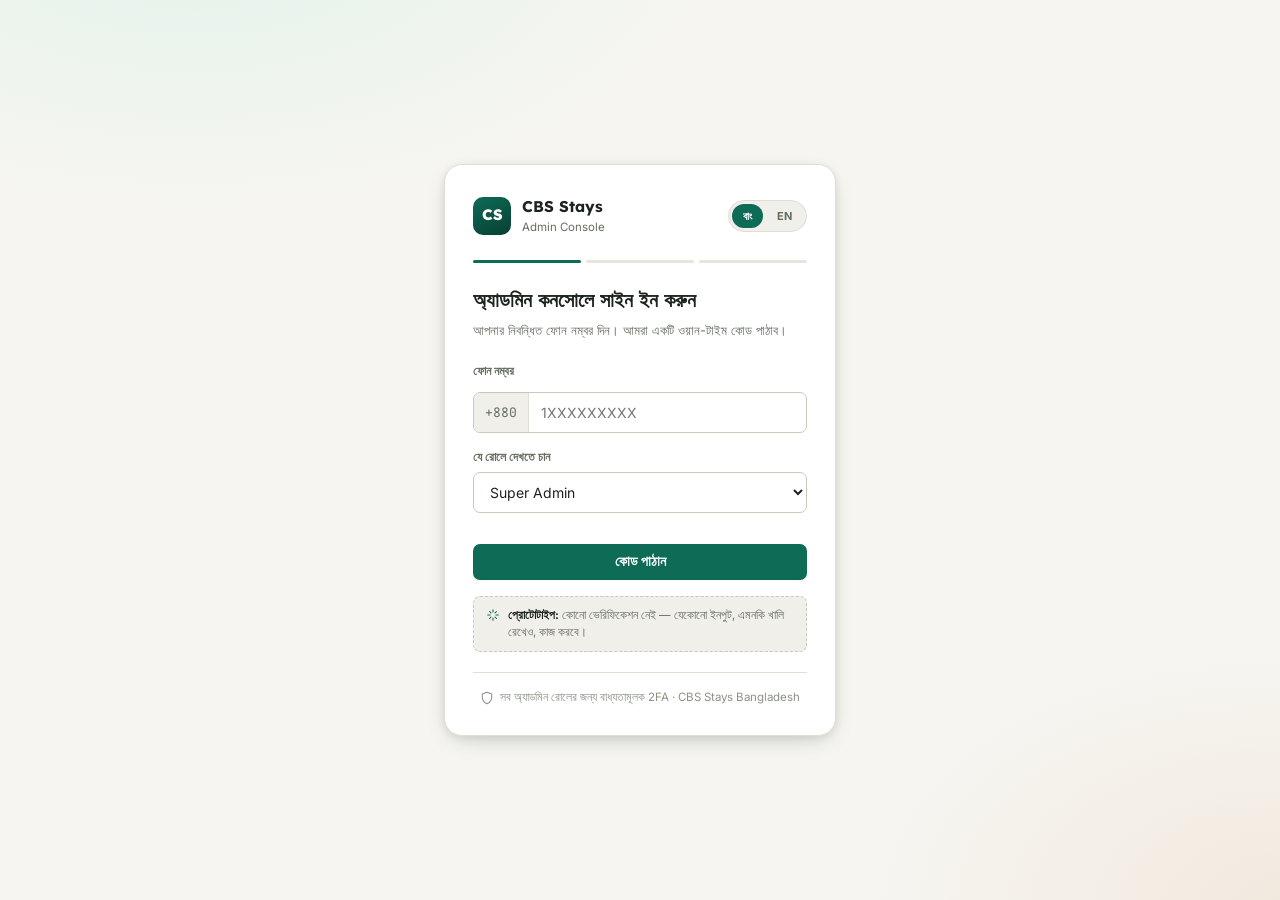
<file: phase1/index.html>
<!DOCTYPE html>
<html lang="bn">
<head>
<meta charset="UTF-8">
<meta name="viewport" content="width=device-width, initial-scale=1.0">
<title>CBS Stays — Phase 1 Foundation</title>
<link rel="stylesheet" href="../assets/css/style.css">
<style>
/* ---- auth screen (page-specific) ---- */
#auth{
  min-height:100vh; display:flex; align-items:center; justify-content:center; padding:24px 16px;
  background:
    radial-gradient(900px 500px at 15% -10%, var(--brand-soft), transparent 60%),
    radial-gradient(700px 420px at 100% 100%, color-mix(in srgb, var(--accent) 10%, transparent), transparent 60%),
    var(--bg);
}
.auth-card{width:100%;max-width:392px;background:var(--surface);border:1px solid var(--border);border-radius:var(--radius-lg);padding:30px 28px 28px;box-shadow:var(--shadow-lg)}
.brand{display:flex;align-items:center;gap:11px;margin-bottom:24px}
.brand-mark{width:38px;height:38px;border-radius:10px;background:linear-gradient(155deg,var(--brand),var(--brand-ink));color:var(--brand-fg);display:flex;align-items:center;justify-content:center;font-family:var(--font-display);font-weight:800;font-size:15px;flex:none;box-shadow:var(--shadow-sm)}
.brand-name{font-family:var(--font-display);font-weight:700;font-size:15.5px}
.brand-sub{font-size:11.5px;color:var(--fg-muted)}
.auth-progress{display:flex;gap:5px;margin-bottom:22px}
.auth-progress span{height:3px;flex:1;border-radius:99px;background:var(--surface-3)}
.auth-progress span.on{background:var(--brand)}
.auth-step-title{font-size:20px;font-weight:700;margin-bottom:5px;font-family:var(--font-display)}
.auth-step-hint{color:var(--fg-muted);font-size:13px;margin-bottom:22px;line-height:1.55}
.phone-input{display:flex;border:1px solid var(--border-strong);border-radius:var(--radius-sm);overflow:hidden;background:var(--surface);transition:border-color .12s ease, box-shadow .12s ease}
.phone-input:focus-within{border-color:var(--brand);box-shadow:0 0 0 3px var(--brand-soft)}
.phone-input .cc{padding:10px 11px;color:var(--fg-muted);border-right:1px solid var(--border);font-family:var(--font-mono);font-size:13px;background:var(--surface-2);display:flex;align-items:center}
.phone-input input{border:none;padding:10px 12px;font-size:14px;width:100%;background:transparent;color:var(--fg);outline:none}
.otp-row{display:flex;gap:9px;justify-content:space-between;margin-bottom:8px}
.otp-row input{
  width:46px;height:52px;text-align:center;font-size:19px;font-family:var(--font-mono);font-weight:600;
  border:1px solid var(--border-strong);border-radius:var(--radius-sm);background:var(--surface);color:var(--fg);outline:none;
  transition:border-color .12s ease, box-shadow .12s ease;
}
.otp-row input:focus-visible{border-color:var(--brand);box-shadow:0 0 0 3px var(--brand-soft)}
.resend{font-size:12.5px;color:var(--fg-muted);text-align:center;margin-top:12px}
.resend button{background:none;border:none;color:var(--brand);font-weight:700;cursor:pointer;padding:0;font-size:inherit}
.auth-foot{margin-top:20px;padding-top:16px;border-top:1px solid var(--border);font-size:11.5px;color:var(--fg-faint);text-align:center;display:flex;align-items:center;justify-content:center;gap:6px}
.demo-note{margin-top:16px;background:var(--surface-2);border:1px dashed var(--border-strong);border-radius:var(--radius-sm);padding:10px 12px;font-size:11.5px;color:var(--fg-muted);display:flex;gap:8px;align-items:flex-start}
.demo-note b{color:var(--fg)}
.demo-note .icon{margin-top:1px;color:var(--brand)}
.field{margin-bottom:15px}

/* ---- audit entry ---- */
.audit-entry{display:flex;gap:13px;padding:14px 0;border-bottom:1px solid var(--border)}
.audit-entry:last-child{border-bottom:none}
.audit-ic{width:30px;height:30px;border-radius:9px;background:var(--surface-2);display:flex;align-items:center;justify-content:center;flex:none}
.audit-ic .icon{width:14px;height:14px}
.audit-body{flex:1;min-width:0}
.audit-top{display:flex;gap:8px;flex-wrap:wrap;align-items:baseline}
.audit-actor{font-weight:700;font-size:13px}
.audit-action{color:var(--fg-muted);font-size:12.5px}
.audit-time{margin-left:auto;font-size:11px;color:var(--fg-faint);font-family:var(--font-mono);white-space:nowrap}
.audit-diff{margin-top:7px;background:var(--surface-2);border-radius:8px;padding:8px 11px;font-family:var(--font-mono);font-size:11.5px;display:flex;gap:16px;flex-wrap:wrap}
.audit-diff .before{color:var(--danger)}
.audit-diff .after{color:var(--ok)}

.cms-list{display:flex;flex-direction:column;gap:9px}
.cms-item{display:flex;align-items:center;gap:13px;padding:13px 15px;border:1px solid var(--border);border-radius:var(--radius-md);background:var(--surface);transition:box-shadow .12s ease}
.cms-item:hover{box-shadow:var(--shadow-sm)}
.cms-ic{width:34px;height:34px;border-radius:9px;background:var(--brand-soft);color:var(--brand-soft-ink);display:flex;align-items:center;justify-content:center;flex:none}
.cms-item .ttl{font-weight:700;font-size:13px}
.cms-item .sub{font-size:11.5px;color:var(--fg-muted);margin-top:1px}

.exit-row{display:flex;justify-content:space-between;align-items:center;gap:10px;margin-bottom:6px;font-size:13px}
.exit-row .lbl{display:flex;align-items:center;gap:9px}
.exit-row .lbl .icon{color:var(--fg-faint)}
</style>
</head>
<body>

<!-- ============ AUTH ============ -->
<div id="auth">
  <div class="auth-card">
    <div class="brand">
      <div class="brand-mark">CS</div>
      <div style="flex:1">
        <div class="brand-name">CBS Stays</div>
        <div class="brand-sub">Admin Console</div>
      </div>
      <div class="lang-toggle">
        <button class="active" data-lang="bn">বাং</button>
        <button data-lang="en">EN</button>
      </div>
    </div>

    <div class="auth-progress">
      <span class="on" id="prog1"></span><span id="prog2"></span><span id="prog3"></span>
    </div>

    <div id="stepPhone">
      <div class="auth-step-title" data-t="phone_title">Sign in to admin</div>
      <div class="auth-step-hint" data-t="phone_hint">Enter your registered phone number. We'll send a one-time code.</div>
      <div class="field">
        <label data-t="phone_label" style="font-size:12px;font-weight:600;color:var(--fg-muted);display:block;margin-bottom:6px">Phone number</label>
        <div class="phone-input">
          <span class="cc">+880</span>
          <input type="text" id="phoneInput" placeholder="1XXXXXXXXX" maxlength="11" inputmode="numeric">
        </div>
      </div>
      <div class="field" style="margin-bottom:15px">
        <label data-t="login_role_label">View as role</label>
        <select id="loginRoleSelect">
          <option value="Super Admin">Super Admin</option>
          <option value="Moderator">Moderator</option>
          <option value="Field Agent">Field Agent</option>
          <option value="Support">Support</option>
          <option value="Finance">Finance</option>
        </select>
      </div>
      <div class="err-text" id="phoneErr"></div>
      <button class="btn btn-primary btn-block" id="sendOtpBtn" data-t="phone_cta">Send code</button>
      <div class="demo-note"><i data-icon="sparkle" data-icon-cls="icon-sm"></i><span><b data-t="demo_label">Prototype:</b> <span data-t="demo_phone">no verification needed — every step accepts any input, or none at all.</span></span></div>
    </div>

    <div id="stepOtp" hidden>
      <div class="auth-step-title" data-t="otp_title">Enter the code</div>
      <div class="auth-step-hint"><span data-t="otp_hint">We sent a 4-digit code by SMS to</span> <span class="mono" id="otpPhoneShown" style="color:var(--fg)"></span></div>
      <div class="otp-row">
        <input maxlength="1" inputmode="numeric" class="otp-digit" data-idx="0" id="otp0">
        <input maxlength="1" inputmode="numeric" class="otp-digit" data-idx="1" id="otp1">
        <input maxlength="1" inputmode="numeric" class="otp-digit" data-idx="2" id="otp2">
        <input maxlength="1" inputmode="numeric" class="otp-digit" data-idx="3" id="otp3">
      </div>
      <div class="err-text" id="otpErr"></div>
      <button class="btn btn-primary btn-block" id="verifyOtpBtn" data-t="otp_cta">Verify</button>
      <div class="resend">
        <span data-t="otp_resend_pre">Didn't get it?</span>
        <button id="resendOtpBtn" data-t="otp_resend">Resend code</button>
      </div>
    </div>

    <div id="step2fa" hidden>
      <div class="auth-step-title" data-t="tfa_title">Admin verification</div>
      <div class="auth-step-hint" data-t="tfa_hint">This account has an admin role — enter your 6-digit authenticator code (FR-A1).</div>
      <div class="field">
        <label style="font-size:12px;font-weight:600;color:var(--fg-muted);display:block;margin-bottom:6px" data-t="tfa_label">Authenticator code</label>
        <input type="text" id="tfaInput" class="mono" placeholder="000000" maxlength="6" inputmode="numeric">
      </div>
      <div class="err-text" id="tfaErr"></div>
      <button class="btn btn-primary btn-block" id="verify2faBtn" data-t="tfa_cta">Verify &amp; continue</button>
      <div class="demo-note"><i data-icon="sparkle" data-icon-cls="icon-sm"></i><span><b data-t="demo_label">Prototype:</b> <span data-t="demo_tfa">any 6 digits work.</span></span></div>
      <button class="sb-link" style="width:auto;padding:6px 0;margin-top:4px;color:var(--brand)" id="firstTimeEnrollBtn" data-t="first_time_2fa">First time? Set up 2FA →</button>
    </div>

    <div class="auth-foot"><i data-icon="shield" data-icon-cls="icon-sm"></i><span data-t="auth_foot">Mandatory 2FA for all admin roles · CBS Stays Bangladesh</span></div>
  </div>
</div>

<!-- ============ CONSOLE ============ -->
<div id="console" hidden>
<div class="app-shell">
  <aside class="app-sidebar" id="sidebar">
    <a class="sb-brand" href="../index.html">
      <div class="sb-brand-mark">CS</div>
      <div>
        <div class="sb-brand-name">CBS Stays</div>
        <div class="sb-brand-sub">Phase 1 · Foundation</div>
      </div>
    </a>

    <div class="sb-group" data-t="nav_overview">Overview</div>
    <button class="sb-link active" data-view="dashboard"><i data-icon="grid"></i><span data-t="nav_dashboard">Dashboard</span></button>

    <div class="sb-group" data-t="nav_trust">Trust &amp; Access</div>
    <button class="sb-link" data-view="users" data-roles="Super Admin"><i data-icon="users"></i><span data-t="nav_users">Admin Users &amp; Roles</span></button>
    <button class="sb-link" data-view="verification" data-roles="Super Admin,Moderator,Field Agent,Support"><i data-icon="check"></i><span data-t="nav_verification">Verification Queue</span></button>

    <div class="sb-group" data-t="nav_platform">Platform</div>
    <button class="sb-link" data-view="audit" data-roles="Super Admin,Moderator,Finance"><i data-icon="log"></i><span data-t="nav_audit">Audit Log</span></button>
    <button class="sb-link" data-view="trash" data-roles="Super Admin,Moderator"><i data-icon="trash"></i><span data-t="nav_trash">Trash / Soft Delete</span></button>
    <button class="sb-link" data-view="backups" data-roles="Super Admin,Finance"><i data-icon="database"></i><span data-t="nav_backups">Backups</span></button>
    <button class="sb-link" data-view="cms" data-roles="Super Admin,Moderator"><i data-icon="file"></i><span data-t="nav_cms">CMS &amp; Legal Pages</span></button>

    <div class="phase-switch">
      <div class="phase-switch-label" data-t="other_phases">Other phases</div>
      <a href="../phase2/index.html">Phase 2 · Core MVP<span class="chip">M2–4</span></a>
      <a href="../phase3/index.html">Phase 3 · Differentiators<span class="chip">M4–8</span></a>
      <a href="../phase4/index.html">Phase 4 · Scale<span class="chip">M8–12</span></a>
    </div>

    <div class="sb-foot">
      <div class="sb-acct">
        <div class="avatar" id="acctAvatar">AR</div>
        <div>
          <div class="sb-acct-name" id="acctName">Ariyan Rahman</div>
          <div class="sb-acct-role" id="acctRole">Super Admin</div>
        </div>
        <button class="sb-logout" id="logoutBtn" title="Log out"><i data-icon="power" data-icon-cls="icon-sm"></i></button>
      </div>
    </div>
  </aside>

  <div class="app-main">
    <div class="app-topbar">
      <button class="menu-btn" id="menuBtn"><i data-icon="menu" data-icon-cls="icon-sm"></i></button>
      <div class="app-topbar-title">
        <h1 id="viewTitle" data-t="t_dashboard">Dashboard</h1>
        <div class="crumbs" id="viewCrumb">Phase 1 · Platform foundation</div>
      </div>
      <span class="phase-pill">Phase 1</span>
      <span class="env-pill" data-t="env_staging">Staging</span>
    </div>

    <div class="app-view">

      <!-- DASHBOARD -->
      <section class="view-section active" id="view-dashboard">
        <div class="grid cards-4">
          <div class="card">
            <div class="stat-label"><i data-icon="database" data-icon-cls="icon-sm" style="color:var(--ok)"></i><span data-t="k_backup">Last backup</span></div>
            <div class="stat-value tabular">02:14</div>
            <div class="stat-sub up"><i data-icon="check" data-icon-cls="icon-sm"></i><span data-t="k_backup_sub">Completed · off-server</span></div>
          </div>
          <div class="card">
            <div class="stat-label"><i data-icon="shield" data-icon-cls="icon-sm" style="color:var(--ok)"></i><span data-t="k_uptime">Uptime (30d)</span></div>
            <div class="stat-value tabular">99.7%</div>
            <div class="stat-sub up" data-t="k_uptime_sub">↑ above 99.5% target</div>
          </div>
          <div class="card">
            <div class="stat-label"><i data-icon="users" data-icon-cls="icon-sm" style="color:var(--warn)"></i><span data-t="k_pending">Pending verifications</span></div>
            <div class="stat-value tabular">7</div>
            <div class="stat-sub muted" data-t="k_pending_sub">3 owners, 4 admins</div>
          </div>
          <div class="card">
            <div class="stat-label"><i data-icon="rocket" data-icon-cls="icon-sm" style="color:var(--brand)"></i><span data-t="k_restore">Last restore test</span></div>
            <div class="stat-value tabular">Oct 21</div>
            <div class="stat-sub up"><i data-icon="check" data-icon-cls="icon-sm"></i><span data-t="k_restore_sub">Passed · RTO 1h 48m</span></div>
          </div>
        </div>

        <div class="section-title"><h2 data-t="h_exit">Phase 1 exit criteria</h2></div>
        <div class="card">
          <div class="exit-row"><span class="lbl"><i data-icon="check" data-icon-cls="icon-sm"></i><span data-t="ec_1">Restore test passed within RTO/RPO</span></span><span class="badge badge-ok"><i data-icon="check" data-icon-cls="icon-sm"></i><span data-t="done">Done</span></span></div>
          <div class="exit-row"><span class="lbl"><i data-icon="check" data-icon-cls="icon-sm"></i><span data-t="ec_2">No placeholder content or broken links</span></span><span class="badge badge-ok"><i data-icon="check" data-icon-cls="icon-sm"></i><span data-t="done">Done</span></span></div>
          <div class="exit-row"><span class="lbl"><i data-icon="check" data-icon-cls="icon-sm"></i><span data-t="ec_3">2FA enforced for every admin role</span></span><span class="badge badge-ok"><i data-icon="check" data-icon-cls="icon-sm"></i><span data-t="done">Done</span></span></div>
          <div class="exit-row" style="margin-bottom:10px"><span class="lbl"><i data-icon="trash" data-icon-cls="icon-sm"></i><span data-t="ec_4">Soft delete &amp; restore verified (owner + admin)</span></span><span class="badge badge-warn"><i data-icon="bell" data-icon-cls="icon-sm"></i><span data-t="inprog">In review</span></span></div>
          <div class="progress"><span style="width:82%"></span></div>
        </div>

        <div class="section-title"><h2 data-t="h_activity">Recent admin activity</h2><span class="spacer"></span><button class="sb-link" data-view="audit" style="width:auto;padding:5px 10px;font-size:12px"><span data-t="viewall">View audit log</span><i data-icon="chevronRight" data-icon-cls="icon-sm"></i></button></div>
        <div class="card" style="padding:4px 18px" id="dashAuditPreview"></div>
      </section>

      <!-- USERS -->
      <section class="view-section" id="view-users">
        <div class="section-title"><h2 data-t="h_roles">Role-based access · FR-A1</h2><span class="count" id="usersCount"></span><span class="spacer"></span><button class="btn btn-primary btn-sm" id="inviteAdminBtn"><i data-icon="users" data-icon-cls="icon-sm"></i><span data-t="invite_admin">Invite admin</span></button></div>
        <div class="table-wrap">
          <table>
            <thead><tr><th data-t="col_name">Name</th><th data-t="col_role">Role</th><th data-t="col_2fa">2FA</th><th data-t="col_status">Status</th><th data-t="col_lastlogin">Last login</th><th></th></tr></thead>
            <tbody id="usersTbody"></tbody>
          </table>
        </div>
      </section>

      <!-- VERIFICATION -->
      <section class="view-section" id="view-verification">
        <div class="section-title"><h2 data-t="h_verif">NID / ownership verification queue · FR-T1, FR-T2, FR-T8</h2><span class="count" id="verifCount"></span></div>
        <div class="table-wrap">
          <table>
            <thead><tr><th data-t="col_applicant">Applicant</th><th data-t="col_type">Type</th><th data-t="col_doc">Document</th><th data-t="col_submitted">Submitted</th><th data-t="col_status">Status</th><th></th></tr></thead>
            <tbody id="verifTbody"></tbody>
          </table>
        </div>
      </section>

      <!-- AUDIT -->
      <section class="view-section" id="view-audit">
        <div class="section-title"><h2 data-t="h_audit">Audit log · FR-A2</h2><span class="count" data-t="audit_sub">Every admin action: who, what, when, before/after</span></div>
        <div class="card" id="auditFull"></div>
      </section>

      <!-- TRASH -->
      <section class="view-section" id="view-trash">
        <div class="section-title"><h2 data-t="h_trash">Trash · FR-H9</h2><span class="count" data-t="trash_sub">Soft delete only — no hard delete in the UI</span></div>
        <div class="table-wrap">
          <table>
            <thead><tr><th data-t="col_item">Item</th><th data-t="col_type">Type</th><th data-t="col_deletedby">Deleted by</th><th data-t="col_deletedon">Deleted on</th><th data-t="col_purge">Auto-purge</th><th></th></tr></thead>
            <tbody id="trashTbody"></tbody>
          </table>
        </div>
      </section>

      <!-- BACKUPS -->
      <section class="view-section" id="view-backups">
        <div class="section-title"><h2 data-t="h_backups">Backups &amp; restore · FR-A6</h2></div>
        <div class="two-col">
          <div class="card">
            <div class="stat-label" data-t="bk_schedule">Backup schedule</div>
            <div style="margin-top:12px;display:flex;flex-direction:column;gap:11px">
              <div style="display:flex;justify-content:space-between;align-items:center"><span data-t="bk_db">Database · daily, 02:00 BST</span><span class="badge badge-ok"><i data-icon="check" data-icon-cls="icon-sm"></i>Active</span></div>
              <div style="display:flex;justify-content:space-between;align-items:center"><span data-t="bk_files">File storage · daily, 02:20 BST</span><span class="badge badge-ok"><i data-icon="check" data-icon-cls="icon-sm"></i>Active</span></div>
              <div style="display:flex;justify-content:space-between;align-items:center"><span data-t="bk_offserver">Off-server replication · Singapore region</span><span class="badge badge-ok"><i data-icon="check" data-icon-cls="icon-sm"></i>Active</span></div>
              <div style="display:flex;justify-content:space-between;align-items:center"><span data-t="bk_restore">Monthly restore test</span><span class="badge badge-brand" data-t="bk_next">Next: Nov 21</span></div>
            </div>
            <div style="margin-top:18px;display:flex;gap:9px">
              <button class="btn btn-primary btn-sm" id="runBackupBtn"><i data-icon="database" data-icon-cls="icon-sm"></i><span data-t="bk_runnow">Run backup now</span></button>
              <button class="btn btn-outline btn-sm" id="openRestoreModalBtn"><i data-icon="rocket" data-icon-cls="icon-sm"></i><span data-t="bk_test">Run restore test</span></button>
            </div>
          </div>
          <div class="card">
            <div class="stat-label" data-t="bk_targets">Targets (NFR-2)</div>
            <div style="margin-top:14px;display:flex;flex-direction:column;gap:14px">
              <div><div style="display:flex;justify-content:space-between;font-size:12.5px;margin-bottom:6px"><span data-t="bk_rpo">RPO target</span><span class="mono muted">≤ 24h</span></div><div class="progress"><span style="width:95%;background:var(--ok)"></span></div></div>
              <div><div style="display:flex;justify-content:space-between;font-size:12.5px;margin-bottom:6px"><span data-t="bk_rto">RTO target</span><span class="mono muted">≤ 4h</span></div><div class="progress"><span style="width:45%;background:var(--ok)"></span></div></div>
              <div><div style="display:flex;justify-content:space-between;font-size:12.5px;margin-bottom:6px"><span data-t="bk_uptime2">Uptime target</span><span class="mono muted">≥ 99.5%</span></div><div class="progress"><span style="width:99.7%;background:var(--ok)"></span></div></div>
            </div>
          </div>
        </div>
        <div class="section-title"><h2 data-t="bk_history">Backup history</h2></div>
        <div class="table-wrap">
          <table>
            <thead><tr><th data-t="col_date">Date</th><th data-t="col_type2">Type</th><th data-t="col_size">Size</th><th data-t="col_duration">Duration</th><th data-t="col_status">Status</th></tr></thead>
            <tbody id="backupTbody"></tbody>
          </table>
        </div>
      </section>

      <!-- CMS -->
      <section class="view-section" id="view-cms">
        <div class="section-title"><h2 data-t="h_cms">CMS &amp; legal pages · FR-A7</h2><span class="count" data-t="cms_sub">Real content only — no placeholders</span></div>
        <div class="cms-list" id="cmsList"></div>
      </section>

      <div class="app-footer">
        <span data-t="footer_note">CBS Stays Bangladesh · Phase 1 prototype · all data on this page is simulated</span>
        <a href="../index.html" data-t="footer_hub">← Back to prototype hub</a>
      </div>
    </div>
  </div>
</div>
</div>

<div class="modal-backdrop" id="restoreModal">
  <div class="modal">
    <h3 data-t="m_restore_title">Run a restore test?</h3>
    <p data-t="m_restore_body">This restores the latest backup into an isolated staging copy and verifies data integrity. It does not affect production. Estimated time: ~12 minutes.</p>
    <div class="modal-actions">
      <button class="btn btn-ghost btn-sm" id="modalCancelBtn" data-t="cancel">Cancel</button>
      <button class="btn btn-primary btn-sm" id="modalConfirmBtn" data-t="m_restore_cta">Start restore test</button>
    </div>
  </div>
</div>

<!-- P1-05a — Invite Admin -->
<div class="modal-backdrop" id="inviteModal">
  <div class="modal">
    <h3 data-t="inv_title">Invite admin</h3>
    <p data-t="inv_sub">They'll sign in with phone OTP and must complete 2FA enrollment on first login.</p>
    <div style="display:flex;flex-direction:column;gap:13px">
      <div class="field"><label data-t="inv_name">Full name</label><input type="text" id="invName" placeholder="e.g. Nusrat Jahan"></div>
      <div class="field"><label data-t="inv_phone">Phone number</label><div class="phone-input"><span class="cc">+880</span><input type="text" id="invPhone" placeholder="1XXXXXXXXX" maxlength="11"></div></div>
      <div class="field"><label data-t="inv_email">Email (optional)</label><input type="text" id="invEmail" placeholder="name@cbsstays.com"></div>
      <div class="field"><label data-t="inv_role">Role</label>
        <select id="invRole">
          <option value="Super Admin">Super Admin</option>
          <option value="Moderator" selected>Moderator</option>
          <option value="Field Agent">Field Agent</option>
          <option value="Support">Support</option>
          <option value="Finance">Finance</option>
        </select>
      </div>
      <div class="field" id="invScopeField"><label data-t="inv_scope">Scope (areas/cities)</label><input type="text" id="invScope" placeholder="e.g. Dhanmondi, Mirpur"><div class="field-hint" data-t="inv_scope_hint">Only applies to Field Agent / Moderator roles</div></div>
    </div>
    <div class="modal-actions" style="margin-top:18px">
      <button class="btn btn-ghost btn-sm" id="inviteCancelBtn" data-t="cancel">Cancel</button>
      <button class="btn btn-primary btn-sm" id="inviteSendBtn"><i data-icon="users" data-icon-cls="icon-sm"></i><span data-t="inv_send">Send invite</span></button>
    </div>
  </div>
</div>

<!-- P1-05b — Edit Admin User -->
<div class="modal-backdrop" id="editAdminModal">
  <div class="modal">
    <h3 id="editAdminTitle">Edit admin</h3>
    <p class="muted" style="font-size:12px;margin-bottom:16px" id="editAdminSince"></p>
    <div style="display:flex;flex-direction:column;gap:13px">
      <div class="field"><label data-t="inv_name">Full name</label><input type="text" id="editName"></div>
      <div class="field"><label data-t="inv_role">Role</label>
        <select id="editRole">
          <option>Super Admin</option><option>Moderator</option><option>Field Agent</option><option>Support</option><option>Finance</option>
        </select>
      </div>
      <div style="display:flex;justify-content:space-between;align-items:center;padding:10px 12px;background:var(--surface-2);border-radius:9px">
        <span style="font-size:13px;font-weight:600" data-t="edit_suspend">Account suspended</span>
        <div class="toggle" id="editSuspendToggle"></div>
      </div>
      <div style="display:flex;gap:8px;flex-wrap:wrap">
        <button class="btn btn-outline btn-sm" id="editForce2faBtn"><i data-icon="shield" data-icon-cls="icon-sm"></i><span data-t="edit_force2fa">Force 2FA re-enrollment</span></button>
        <button class="btn btn-outline btn-sm" id="editRevokeBtn"><i data-icon="power" data-icon-cls="icon-sm"></i><span data-t="edit_revoke">Revoke active sessions</span></button>
      </div>
      <button class="sb-link" style="width:auto;padding:4px 0;color:var(--brand)" id="editAuditLinkBtn" data-t="edit_audit_link">View audit history for this user →</button>
    </div>
    <div class="modal-actions" style="margin-top:18px">
      <button class="btn btn-ghost btn-sm" id="editAdminCancelBtn" data-t="cancel">Cancel</button>
      <button class="btn btn-primary btn-sm" id="editAdminSaveBtn" data-t="save">Save changes</button>
    </div>
  </div>
</div>

<!-- P1-06a — Verification Detail -->
<div class="modal-backdrop" id="verifModal">
  <div class="modal modal-lg">
    <h3 id="verifModalName">Applicant</h3>
    <p class="muted" style="font-size:12px;margin-bottom:0" id="verifModalMeta"></p>

    <div class="modal-section-title" data-t="v_doc_section">Submitted document</div>
    <div class="doc-viewer"><i data-icon="file" data-icon-cls="icon-lg"></i><span id="verifDocType" data-t="v_doc_hint">Document preview (front + back)</span></div>

    <div class="modal-section-title" data-t="v_details_section">Verification details</div>
    <div class="form-grid">
      <div class="field"><label data-t="v_idnum">NID / passport number</label><input type="text" id="verifIdNum" value="1234 5678 9012"></div>
      <div class="field"><label data-t="v_authtype">Proof-of-authority type</label>
        <select id="verifAuthType">
          <option data-t="v_auth_1">Holding number / utility bill</option>
          <option data-t="v_auth_2">Deed copy</option>
          <option data-t="v_auth_3">Manager authorization letter</option>
          <option data-t="v_auth_na">N/A (tenant/guest)</option>
        </select>
      </div>
      <div class="field field-full">
        <label style="display:flex;align-items:center;gap:8px;font-weight:600;cursor:pointer"><input type="checkbox" id="verifAgentVisit"> <span data-t="v_agent_visit">Request a field-agent visit (FR-A5)</span></label>
        <select id="verifAgentSelect" style="margin-top:8px" disabled>
          <option data-t="v_agent_pick">— choose a field agent —</option>
          <option>Kamal Hossain</option>
          <option>Rafiq Islam</option>
        </select>
      </div>
      <div class="field field-full"><label data-t="v_note">Internal note (admin-only)</label><textarea id="verifNote" rows="2" placeholder="Not visible to the applicant"></textarea></div>
    </div>

    <div class="modal-section-title" data-t="v_decision_section">Decision</div>
    <div class="radio-row" style="margin-bottom:10px">
      <label><input type="radio" name="verifDecision" value="approved" checked> <span data-t="v_approve">Approve</span></label>
      <label><input type="radio" name="verifDecision" value="rejected"> <span data-t="v_reject">Reject</span></label>
    </div>
    <div class="field" id="verifRejectReasonField" style="display:none">
      <label data-t="v_reject_reason">Rejection reason</label>
      <select id="verifRejectReason">
        <option data-t="v_r1">Blurry document</option>
        <option data-t="v_r2">Mismatched name</option>
        <option data-t="v_r3">Expired ID</option>
        <option data-t="v_r4">Suspected fraud</option>
        <option data-t="v_r5">Other</option>
      </select>
    </div>

    <div class="modal-actions" style="margin-top:18px">
      <button class="btn btn-ghost btn-sm" id="verifModalCancelBtn" data-t="cancel">Cancel</button>
      <button class="btn btn-primary btn-sm" id="verifModalSaveBtn" data-t="v_submit_decision">Submit decision</button>
    </div>
  </div>
</div>

<!-- P1-10a — CMS Page Editor -->
<div class="modal-backdrop" id="cmsModal">
  <div class="modal modal-lg">
    <h3 id="cmsModalTitle" data-t="cms_edit_title">Edit page</h3>
    <div class="form-grid">
      <div class="field"><label data-t="cms_f_title">Title</label><input type="text" id="cmsTitle"></div>
      <div class="field"><label data-t="cms_f_slug">Slug</label><input type="text" id="cmsSlug"></div>
      <div class="field"><label data-t="cms_f_locale">Locale</label>
        <select id="cmsLocale"><option value="bn">বাংলা</option><option value="en">English</option></select>
      </div>
      <div class="field"><label data-t="cms_f_status">Status</label>
        <select id="cmsStatus"><option value="published" data-t="cms_published">Published</option><option value="draft" data-t="cms_draft">Draft</option></select>
      </div>
      <div class="field field-full"><label data-t="cms_f_body">Body</label><textarea id="cmsBody" rows="6" placeholder="Page content…"></textarea></div>
      <div class="field field-full">
        <label data-t="cms_f_meta">SEO meta description</label>
        <textarea id="cmsMeta" rows="2" maxlength="160" oninput="document.getElementById('cmsMetaCount').textContent=this.value.length"></textarea>
        <div class="char-counter"><span id="cmsMetaCount">0</span>/160</div>
      </div>
    </div>
    <button class="sb-link" style="width:auto;padding:4px 0;margin-top:4px;color:var(--brand)" id="cmsHistoryBtn" data-t="cms_history">View revision history →</button>
    <div class="modal-actions" style="margin-top:14px">
      <button class="btn btn-ghost btn-sm" id="cmsCancelBtn" data-t="cancel">Cancel</button>
      <button class="btn btn-outline btn-sm" id="cmsDraftBtn" data-t="cms_save_draft">Save draft</button>
      <button class="btn btn-primary btn-sm" id="cmsPublishBtn" data-t="cms_publish">Publish</button>
    </div>
  </div>
</div>

<!-- First-time 2FA enrollment -->
<div class="modal-backdrop" id="enrollModal">
  <div class="modal">
    <h3 data-t="enr_title">Set up two-factor authentication</h3>
    <p data-t="enr_sub">Scan this QR code with Google Authenticator or Authy.</p>
    <div class="doc-viewer" style="aspect-ratio:1/1;max-width:180px;margin:0 auto 14px">
      <i data-icon="shield" data-icon-cls="icon-lg"></i><span data-t="enr_qr">QR code</span>
    </div>
    <div class="field"><label data-t="enr_key">Manual setup key</label><div class="phone-input"><input type="text" value="JBSW Y3DP EHPK 3PXP" readonly id="enrKey" style="font-family:var(--font-mono)"><button class="btn btn-ghost btn-sm" id="enrCopyBtn" style="width:auto;margin:3px">Copy</button></div></div>
    <div class="field" style="margin-top:12px"><label data-t="enr_confirm">Confirm code from your app</label><input type="text" id="enrConfirmCode" maxlength="6" placeholder="000000"></div>
    <div id="enrBackupSection" style="display:none;margin-top:14px">
      <div class="modal-section-title" data-t="enr_backup_title">Backup codes — save these now</div>
      <div class="code-block" style="font-size:11px" id="enrBackupCodes"></div>
      <label style="display:flex;align-items:center;gap:8px;margin-top:10px;font-size:12.5px;cursor:pointer"><input type="checkbox" id="enrAckCheckbox"> <span data-t="enr_ack">I've saved these backup codes</span></label>
    </div>
    <div class="modal-actions" style="margin-top:16px">
      <button class="btn btn-ghost btn-sm" id="enrCancelBtn" data-t="cancel">Cancel</button>
      <button class="btn btn-primary btn-sm" id="enrConfirmBtn" data-t="enr_cta">Confirm &amp; show backup codes</button>
    </div>
  </div>
</div>

<script src="../assets/js/common.js"></script>
<script>
window.PAGE_CRUMB = 'Phase 1 · Foundation';
window.I18N = {
  bn:{
    phone_title:'অ্যাডমিন কনসোলে সাইন ইন করুন', phone_hint:'আপনার নিবন্ধিত ফোন নম্বর দিন। আমরা একটি ওয়ান-টাইম কোড পাঠাব।',
    phone_label:'ফোন নম্বর', login_role_label:'যে রোলে দেখতে চান', phone_cta:'কোড পাঠান', demo_label:'প্রোটোটাইপ:', demo_phone:'কোনো ভেরিফিকেশন নেই — যেকোনো ইনপুট, এমনকি খালি রেখেও, কাজ করবে।',
    otp_title:'কোড লিখুন', otp_hint:'৪-সংখ্যার কোড এসএমএস করা হয়েছে', otp_cta:'ভেরিফাই করুন', otp_resend_pre:'কোড পাননি?', otp_resend:'আবার পাঠান',
    tfa_title:'অ্যাডমিন ভেরিফিকেশন', tfa_hint:'এই অ্যাকাউন্টে অ্যাডমিন রোল আছে — আপনার ৬-সংখ্যার অথেন্টিকেটর কোড দিন (FR-A1)।',
    tfa_label:'অথেন্টিকেটর কোড', tfa_cta:'ভেরিফাই করে চালিয়ে যান', demo_tfa:'কোনো ভেরিফিকেশন নেই — খালি রেখেও এগিয়ে যেতে পারবেন।', first_time_2fa:'প্রথমবার? 2FA সেটআপ করুন →',
    invite_admin:'অ্যাডমিন আমন্ত্রণ', inv_title:'অ্যাডমিন আমন্ত্রণ করুন', inv_sub:'তারা ফোন OTP দিয়ে সাইন ইন করবেন এবং প্রথম লগইনে 2FA এনরোলমেন্ট সম্পন্ন করতে হবে।',
    inv_name:'পূর্ণ নাম', inv_phone:'ফোন নম্বর', inv_email:'ইমেইল (ঐচ্ছিক)', inv_role:'রোল', inv_scope:'স্কোপ (এলাকা/শহর)', inv_scope_hint:'শুধু Field Agent / Moderator রোলে প্রযোজ্য', inv_send:'আমন্ত্রণ পাঠান',
    save:'সংরক্ষণ করুন', edit_suspend:'অ্যাকাউন্ট স্থগিত', edit_force2fa:'2FA পুনরায় সেটআপ বাধ্যতামূলক করুন', edit_revoke:'সব সেশন বাতিল করুন', edit_audit_link:'এই ইউজারের অডিট হিস্টরি দেখুন →',
    v_doc_section:'জমাকৃত ডকুমেন্ট', v_doc_hint:'ডকুমেন্ট প্রিভিউ (সামনে + পেছনে)', v_details_section:'ভেরিফিকেশন বিবরণ',
    v_idnum:'NID / পাসপোর্ট নম্বর', v_authtype:'প্রুফ-অফ-অথরিটি টাইপ', v_auth_1:'হোল্ডিং নম্বর / ইউটিলিটি বিল', v_auth_2:'দলিলের কপি', v_auth_3:'ম্যানেজার অথরাইজেশন লেটার', v_auth_na:'N/A (টেন্যান্ট/গেস্ট)',
    v_agent_visit:'ফিল্ড-এজেন্ট ভিজিট অনুরোধ করুন (FR-A5)', v_agent_pick:'— একজন ফিল্ড এজেন্ট বাছাই করুন —', v_note:'ইন্টারনাল নোট (শুধু অ্যাডমিনের জন্য)',
    v_decision_section:'সিদ্ধান্ত', v_approve:'অনুমোদন করুন', v_reject:'প্রত্যাখ্যান করুন', v_reject_reason:'প্রত্যাখ্যানের কারণ',
    v_r1:'অস্পষ্ট ডকুমেন্ট', v_r2:'নাম মিলছে না', v_r3:'মেয়াদোত্তীর্ণ ID', v_r4:'জালিয়াতির সন্দেহ', v_r5:'অন্যান্য', v_submit_decision:'সিদ্ধান্ত জমা দিন',
    cms_edit_title:'পেজ এডিট করুন', cms_f_title:'টাইটেল', cms_f_slug:'স্লাগ', cms_f_locale:'ভাষা', cms_f_status:'স্ট্যাটাস', cms_published:'প্রকাশিত', cms_draft:'ড্রাফট',
    cms_f_body:'বডি', cms_f_meta:'SEO মেটা বর্ণনা', cms_save_draft:'ড্রাফট সংরক্ষণ করুন', cms_publish:'প্রকাশ করুন', cms_history:'রিভিশন হিস্টরি দেখুন →',
    enr_title:'টু-ফ্যাক্টর অথেন্টিকেশন সেটআপ করুন', enr_sub:'Google Authenticator বা Authy দিয়ে এই QR কোড স্ক্যান করুন।', enr_qr:'QR কোড', enr_key:'ম্যানুয়াল সেটআপ কী',
    enr_confirm:'আপনার অ্যাপ থেকে কোড নিশ্চিত করুন', enr_backup_title:'ব্যাকআপ কোড — এখনই সংরক্ষণ করুন', enr_ack:'আমি এই ব্যাকআপ কোডগুলো সংরক্ষণ করেছি', enr_cta:'নিশ্চিত করুন ও ব্যাকআপ কোড দেখান',
    auth_foot:'সব অ্যাডমিন রোলের জন্য বাধ্যতামূলক 2FA · CBS Stays Bangladesh',
    nav_overview:'ওভারভিউ', nav_dashboard:'ড্যাশবোর্ড', nav_trust:'ট্রাস্ট ও অ্যাক্সেস', nav_users:'অ্যাডমিন ইউজার ও রোল',
    nav_verification:'ভেরিফিকেশন কিউ', nav_platform:'প্ল্যাটফর্ম', nav_audit:'অডিট লগ', nav_trash:'ট্র্যাশ / সফট ডিলিট',
    nav_backups:'ব্যাকআপ', nav_cms:'সিএমএস ও আইনি পেজ', other_phases:'অন্য ফেজ',
    footer_note:'CBS Stays Bangladesh · ফেজ ১ প্রোটোটাইপ · এই পেজের সব ডেটা সিমুলেটেড', footer_hub:'← প্রোটোটাইপ হাবে ফিরে যান',
    t_dashboard:'ড্যাশবোর্ড', env_staging:'স্টেজিং',
    k_backup:'সর্বশেষ ব্যাকআপ', k_backup_sub:'সম্পন্ন · অফ-সার্ভার', k_uptime:'আপটাইম (৩০দিন)', k_uptime_sub:'↑ ৯৯.৫% টার্গেটের উপরে',
    k_pending:'বিচারাধীন ভেরিফিকেশন', k_pending_sub:'৩ জন মালিক, ৪ জন অ্যাডমিন', k_restore:'সর্বশেষ রিস্টোর টেস্ট', k_restore_sub:'পাস · RTO ১ঘ ৪৮মি',
    h_exit:'ফেজ ১ এক্সিট ক্রাইটেরিয়া', ec_1:'RTO/RPO-এর মধ্যে রিস্টোর টেস্ট পাস', ec_2:'কোনো প্লেসহোল্ডার কনটেন্ট বা ভাঙা লিংক নেই',
    ec_3:'প্রতিটি অ্যাডমিন রোলে 2FA বাধ্যতামূলক', ec_4:'সফট ডিলিট ও রিস্টোর যাচাইকৃত (মালিক + অ্যাডমিন)', done:'সম্পন্ন', inprog:'পর্যালোচনায়',
    h_activity:'সাম্প্রতিক অ্যাডমিন কার্যক্রম', viewall:'অডিট লগ দেখুন',
    h_roles:'রোল-ভিত্তিক অ্যাক্সেস · FR-A1', col_name:'নাম', col_role:'রোল', col_2fa:'2FA', col_status:'অবস্থা', col_lastlogin:'সর্বশেষ লগইন',
    h_verif:'এনআইডি / মালিকানা ভেরিফিকেশন কিউ · FR-T1, FR-T2, FR-T8', col_applicant:'আবেদনকারী', col_type:'ধরন', col_doc:'ডকুমেন্ট', col_submitted:'জমা দেওয়া হয়েছে',
    h_audit:'অডিট লগ · FR-A2', audit_sub:'প্রতিটি অ্যাডমিন অ্যাকশন: কে, কী, কখন, আগে/পরে',
    h_trash:'ট্র্যাশ · FR-H9', trash_sub:'শুধু সফট ডিলিট — UI-তে কোনো হার্ড ডিলিট নেই',
    col_item:'আইটেম', col_deletedby:'ডিলিট করেছেন', col_deletedon:'ডিলিটের তারিখ', col_purge:'অটো-পার্জ',
    h_backups:'ব্যাকআপ ও রিস্টোর · FR-A6', bk_schedule:'ব্যাকআপ শিডিউল', bk_db:'ডেটাবেস · প্রতিদিন, ভোর ২:০০',
    bk_files:'ফাইল স্টোরেজ · প্রতিদিন, ভোর ২:২০', bk_offserver:'অফ-সার্ভার রেপ্লিকেশন · সিঙ্গাপুর অঞ্চল', bk_restore:'মাসিক রিস্টোর টেস্ট', bk_next:'পরবর্তী: নভে ২১',
    bk_runnow:'এখনই ব্যাকআপ চালান', bk_test:'রিস্টোর টেস্ট চালান', bk_targets:'টার্গেট (NFR-2)', bk_rpo:'RPO টার্গেট', bk_rto:'RTO টার্গেট', bk_uptime2:'আপটাইম টার্গেট',
    bk_history:'ব্যাকআপ হিস্টরি', col_date:'তারিখ', col_type2:'ধরন', col_size:'সাইজ', col_duration:'সময়কাল',
    h_cms:'সিএমএস ও আইনি পেজ · FR-A7', cms_sub:'শুধু বাস্তব কনটেন্ট — কোনো প্লেসহোল্ডার নয়',
    m_restore_title:'রিস্টোর টেস্ট চালাবেন?', m_restore_body:'এটি সর্বশেষ ব্যাকআপ একটি আলাদা স্টেজিং কপিতে রিস্টোর করে ডেটা ইন্টিগ্রিটি যাচাই করবে। প্রোডাকশনে প্রভাব ফেলবে না। আনুমানিক সময়: ~১২ মিনিট।',
    cancel:'বাতিল', m_restore_cta:'রিস্টোর টেস্ট শুরু করুন',
  },
  en:{
    phone_title:'Sign in to admin', phone_hint:"Enter your registered phone number. We'll send a one-time code.",
    phone_label:'Phone number', login_role_label:'View as role', phone_cta:'Send code', demo_label:'Prototype:', demo_phone:'No verification — any input, or none at all, works.',
    otp_title:'Enter the code', otp_hint:'We sent a 4-digit code by SMS to', otp_cta:'Verify', otp_resend_pre:"Didn't get it?", otp_resend:'Resend code',
    tfa_title:'Admin verification', tfa_hint:'This account has an admin role — enter your 6-digit authenticator code (FR-A1).',
    tfa_label:'Authenticator code', tfa_cta:'Verify & continue', demo_tfa:'No verification — you can leave this blank.', first_time_2fa:'First time? Set up 2FA →',
    invite_admin:'Invite admin', inv_title:'Invite admin', inv_sub:"They'll sign in with phone OTP and must complete 2FA enrollment on first login.",
    inv_name:'Full name', inv_phone:'Phone number', inv_email:'Email (optional)', inv_role:'Role', inv_scope:'Scope (areas/cities)', inv_scope_hint:'Only applies to Field Agent / Moderator roles', inv_send:'Send invite',
    save:'Save changes', edit_suspend:'Account suspended', edit_force2fa:'Force 2FA re-enrollment', edit_revoke:'Revoke active sessions', edit_audit_link:'View audit history for this user →',
    v_doc_section:'Submitted document', v_doc_hint:'Document preview (front + back)', v_details_section:'Verification details',
    v_idnum:'NID / passport number', v_authtype:'Proof-of-authority type', v_auth_1:'Holding number / utility bill', v_auth_2:'Deed copy', v_auth_3:'Manager authorization letter', v_auth_na:'N/A (tenant/guest)',
    v_agent_visit:'Request a field-agent visit (FR-A5)', v_agent_pick:'— choose a field agent —', v_note:'Internal note (admin-only)',
    v_decision_section:'Decision', v_approve:'Approve', v_reject:'Reject', v_reject_reason:'Rejection reason',
    v_r1:'Blurry document', v_r2:'Mismatched name', v_r3:'Expired ID', v_r4:'Suspected fraud', v_r5:'Other', v_submit_decision:'Submit decision',
    cms_edit_title:'Edit page', cms_f_title:'Title', cms_f_slug:'Slug', cms_f_locale:'Locale', cms_f_status:'Status', cms_published:'Published', cms_draft:'Draft',
    cms_f_body:'Body', cms_f_meta:'SEO meta description', cms_save_draft:'Save draft', cms_publish:'Publish', cms_history:'View revision history →',
    enr_title:'Set up two-factor authentication', enr_sub:'Scan this QR code with Google Authenticator or Authy.', enr_qr:'QR code', enr_key:'Manual setup key',
    enr_confirm:'Confirm code from your app', enr_backup_title:'Backup codes — save these now', enr_ack:"I've saved these backup codes", enr_cta:'Confirm & show backup codes',
    auth_foot:'Mandatory 2FA for all admin roles · CBS Stays Bangladesh',
    nav_overview:'Overview', nav_dashboard:'Dashboard', nav_trust:'Trust & Access', nav_users:'Admin Users & Roles',
    nav_verification:'Verification Queue', nav_platform:'Platform', nav_audit:'Audit Log', nav_trash:'Trash / Soft Delete',
    nav_backups:'Backups', nav_cms:'CMS & Legal Pages', other_phases:'Other phases',
    footer_note:'CBS Stays Bangladesh · Phase 1 prototype · all data on this page is simulated', footer_hub:'← Back to prototype hub',
    t_dashboard:'Dashboard', env_staging:'Staging',
    k_backup:'Last backup', k_backup_sub:'Completed · off-server', k_uptime:'Uptime (30d)', k_uptime_sub:'↑ above 99.5% target',
    k_pending:'Pending verifications', k_pending_sub:'3 owners, 4 admins', k_restore:'Last restore test', k_restore_sub:'Passed · RTO 1h 48m',
    h_exit:'Phase 1 exit criteria', ec_1:'Restore test passed within RTO/RPO', ec_2:'No placeholder content or broken links',
    ec_3:'2FA enforced for every admin role', ec_4:'Soft delete & restore verified (owner + admin)', done:'Done', inprog:'In review',
    h_activity:'Recent admin activity', viewall:'View audit log',
    h_roles:'Role-based access · FR-A1', col_name:'Name', col_role:'Role', col_2fa:'2FA', col_status:'Status', col_lastlogin:'Last login',
    h_verif:'NID / ownership verification queue · FR-T1, FR-T2, FR-T8', col_applicant:'Applicant', col_type:'Type', col_doc:'Document', col_submitted:'Submitted',
    h_audit:'Audit log · FR-A2', audit_sub:'Every admin action: who, what, when, before/after',
    h_trash:'Trash · FR-H9', trash_sub:'Soft delete only — no hard delete in the UI',
    col_item:'Item', col_deletedby:'Deleted by', col_deletedon:'Deleted on', col_purge:'Auto-purge',
    h_backups:'Backups & restore · FR-A6', bk_schedule:'Backup schedule', bk_db:'Database · daily, 02:00 BST',
    bk_files:'File storage · daily, 02:20 BST', bk_offserver:'Off-server replication · Singapore region', bk_restore:'Monthly restore test', bk_next:'Next: Nov 21',
    bk_runnow:'Run backup now', bk_test:'Run restore test', bk_targets:'Targets (NFR-2)', bk_rpo:'RPO target', bk_rto:'RTO target', bk_uptime2:'Uptime target',
    bk_history:'Backup history', col_date:'Date', col_type2:'Type', col_size:'Size', col_duration:'Duration',
    h_cms:'CMS & legal pages · FR-A7', cms_sub:'Real content only — no placeholders',
    m_restore_title:'Run a restore test?', m_restore_body:'This restores the latest backup into an isolated staging copy and verifies data integrity. It does not affect production. Estimated time: ~12 minutes.',
    cancel:'Cancel', m_restore_cta:'Start restore test',
  }
};

/* ---------------- auth flow ---------------- */
let pendingPhone='';
function setStep(n){
  document.getElementById('prog1').classList.toggle('on', n>=1);
  document.getElementById('prog2').classList.toggle('on', n>=2);
  document.getElementById('prog3').classList.toggle('on', n>=3);
}
function sendOtp(){
  const v=document.getElementById('phoneInput').value.trim();
  document.getElementById('phoneErr').textContent='';
  pendingPhone = v ? ('+880 '+v) : '+880 1XXXXXXXXX';
  document.getElementById('otpPhoneShown').textContent=pendingPhone;
  document.getElementById('stepPhone').hidden=true;
  document.getElementById('stepOtp').hidden=false;
  setStep(2);
  setTimeout(()=>document.getElementById('otp0').focus(),50);
  toastMsg(LANG==='bn' ? 'SMS কোড পাঠানো হয়েছে (ডেমো — যেকোনো কোডে কাজ করবে)' : 'SMS code sent (demo — any code works)');
}
function otpMove(el){
  el.value=el.value.replace(/[^0-9]/g,'');
  const idx=parseInt(el.dataset.idx,10);
  if(el.value && idx<3) document.getElementById('otp'+(idx+1)).focus();
}
function verifyOtp(){
  document.getElementById('otpErr').textContent='';
  document.getElementById('stepOtp').hidden=true;
  document.getElementById('step2fa').hidden=false;
  setStep(3);
  setTimeout(()=>document.getElementById('tfaInput').focus(),50);
}
function verify2fa(){
  document.getElementById('tfaErr').textContent='';
  document.getElementById('auth').hidden=true;
  document.getElementById('console').hidden=false;
  applyRole(document.getElementById('loginRoleSelect').value);
  logAction(LANG==='bn'?'লগইন সফল হয়েছে (OTP + 2FA)':'Logged in successfully (OTP + 2FA)','key');
  renderAll();
}
function logout(){
  document.getElementById('console').hidden=true;
  document.getElementById('auth').hidden=false;
  document.getElementById('stepOtp').hidden=true;
  document.getElementById('step2fa').hidden=true;
  document.getElementById('stepPhone').hidden=false;
  setStep(1);
  document.getElementById('phoneInput').value='';
  ['otp0','otp1','otp2','otp3'].forEach(id=>document.getElementById(id).value='');
  document.getElementById('tfaInput').value='';
}

/* ---------------- modal ---------------- */
function runRestoreTest(){
  closeModal('restoreModal');
  toastMsg(LANG==='bn'?'রিস্টোর টেস্ট চলছে…':'Restore test running…','rocket');
  setTimeout(()=>{
    logAction('ran a monthly restore test — passed','check','—','result: passed, RTO 1h 52m');
    toastMsg(LANG==='bn'?'রিস্টোর টেস্ট পাস হয়েছে':'Restore test passed');
  },1100);
}

/* ---------------- mock data ---------------- */
const users=[
  {name:'Ariyan Rahman',role:'Super Admin',tfa:true,status:'active',last:'2 min ago',init:'AR',since:'Jan 2026'},
  {name:'Sumaiya Haque',role:'Moderator',tfa:true,status:'active',last:'18 min ago',init:'SH',since:'Mar 2026'},
  {name:'Kamal Hossain',role:'Field Agent',tfa:true,status:'active',last:'1h ago',init:'KH',since:'Jun 2026'},
  {name:'Nusrat Jahan',role:'Support',tfa:false,status:'pending',last:'—',init:'NJ',since:'Nov 2026'},
  {name:'Tanvir Alam',role:'Finance',tfa:true,status:'active',last:'3h ago',init:'TA',since:'Feb 2026'},
  {name:'Rafiq Islam',role:'Moderator',tfa:true,status:'suspended',last:'6d ago',init:'RI',since:'Apr 2026'},
];
const verifs=[
  {name:'Mahbub Properties Ltd.',type:'Owner · authority doc',doc:'Trade licence + NID',sub:'Nov 17, 11:02',status:'pending'},
  {name:'Farzana Yasmin',type:'Tenant · NID',doc:'NID front/back',sub:'Nov 17, 09:40',status:'pending'},
  {name:'Golam Mostofa',type:'Owner · ownership',doc:'Holding no. + NID',sub:'Nov 16, 17:12',status:'review'},
  {name:'Abu Rayhan Chowdhury',type:'Tenant · passport',doc:'Passport (NRB)',sub:'Nov 16, 14:55',status:'pending'},
  {name:'Dhaka Mess Points',type:'Owner · authority doc',doc:'Manager authorization',sub:'Nov 15, 10:21',status:'approved'},
  {name:'Jannatul Ferdous',type:'Tenant · NID',doc:'NID front/back',sub:'Nov 14, 16:03',status:'rejected'},
];
const trashItems=[
  {item:'Flat listing — Mirpur-10, 2BR',type:'Listing',by:'Owner: Kazi Nasrin',on:'Nov 16',purge:'Dec 16'},
  {item:'Admin user — Rafiq Islam',type:'Admin account',by:'Super Admin: Ariyan Rahman',on:'Nov 12',purge:'Dec 12'},
  {item:'Mess seat — Dhanmondi 27',type:'Listing',by:'Owner: Shafiul Azam',on:'Nov 10',purge:'Dec 10'},
  {item:'CMS draft — Refund Policy v1',type:'CMS page',by:'Moderator: Sumaiya Haque',on:'Nov 8',purge:'Dec 8'},
];
const backupHistory=[
  {date:'Nov 18, 02:00',type:'Database',size:'4.8 GB',dur:'6m 12s',status:'ok'},
  {date:'Nov 18, 02:20',type:'File storage',size:'21.3 GB',dur:'19m 40s',status:'ok'},
  {date:'Nov 17, 02:00',type:'Database',size:'4.7 GB',dur:'5m 58s',status:'ok'},
  {date:'Nov 17, 02:20',type:'File storage',size:'21.1 GB',dur:'18m 55s',status:'ok'},
  {date:'Nov 16, 02:00',type:'Database',size:'4.7 GB',dur:'6m 03s',status:'ok'},
  {date:'Nov 15, 02:00',type:'Database',size:'4.6 GB',dur:'14m 21s',status:'warn'},
];
let auditLog=[
  {actor:'Ariyan Rahman',action:'approved owner verification for Mahbub Properties Ltd.',ic:'check',time:'10:42',before:'status: pending',after:'status: verified'},
  {actor:'Sumaiya Haque',action:'soft-deleted listing "Flat — Mirpur-10, 2BR"',ic:'trash',time:'09:58',before:'state: live',after:'state: deleted (soft)'},
  {actor:'System',action:'completed scheduled database backup',ic:'database',time:'02:06',before:'—',after:'backup_id: bkp_1118_0200'},
  {actor:'Tanvir Alam',action:'updated commission rule for finance config',ic:'settings',time:'Nov 17, 18:20',before:'rate: 8%',after:'rate: 10%'},
  {actor:'Ariyan Rahman',action:'suspended admin account "Rafiq Islam"',ic:'shield',time:'Nov 17, 15:03',before:'status: active',after:'status: suspended'},
  {actor:'Kamal Hossain',action:'uploaded field verification photos for Golam Mostofa',ic:'file',time:'Nov 17, 11:47',before:'—',after:'photos: 6 added'},
];
const cmsPages=[
  {title:'Terms of Service',sub:'Last updated Nov 12, 2026 · Bangla + English'},
  {title:'Privacy Policy',sub:'Last updated Nov 12, 2026 · Bangla + English'},
  {title:'Refund & Cancellation Policy',sub:'Last updated Nov 9, 2026 · Bangla + English'},
  {title:'Contact Us',sub:'Support line, WhatsApp, office address'},
  {title:'About CBS Stays',sub:'Last updated Nov 5, 2026 · Bangla + English'},
];

const STATUS_LABEL = {
  bn:{active:'সক্রিয়',pending:'বিচারাধীন',suspended:'স্থগিত',review:'পর্যালোচনায়',approved:'অনুমোদিত',rejected:'প্রত্যাখ্যাত',ok:'সফল',warn:'ধীর'},
  en:{active:'Active',pending:'Pending',suspended:'Suspended',review:'In review',approved:'Approved',rejected:'Rejected',ok:'Success',warn:'Slow'},
};
function badgeFor(status){ return statusBadge(status, STATUS_LABEL[LANG][status] || status); }

function renderUsers(){
  document.getElementById('usersCount').textContent=users.length+' users';
  document.getElementById('usersTbody').innerHTML=users.map((u,i)=>`
    <tr>
      <td><div style="display:flex;align-items:center;gap:10px"><div class="avatar" style="width:28px;height:28px;font-size:10.5px">${u.init}</div><span style="font-weight:600">${u.name}</span></div></td>
      <td>${u.role}</td>
      <td>${u.tfa? '<span class="badge badge-ok">'+icon('check','icon-sm')+'On</span>' : '<span class="badge badge-warn">Off</span>'}</td>
      <td>${badgeFor(u.status)}</td>
      <td class="mono muted">${u.last}</td>
      <td class="row-actions"><button class="btn btn-sm btn-outline" data-action="edit-role" data-index="${i}">Edit</button></td>
    </tr>`).join('');
}
let editingUserIndex=null;
function openEditAdmin(i){
  editingUserIndex=i;
  const u=users[i];
  document.getElementById('editAdminTitle').textContent=(LANG==='bn'?'এডিট করুন: ':'Edit: ')+u.name;
  document.getElementById('editAdminSince').textContent=(LANG==='bn'?'যোগদান: ':'Member since: ')+u.since;
  document.getElementById('editName').value=u.name;
  document.getElementById('editRole').value=u.role;
  document.getElementById('editSuspendToggle').classList.toggle('on', u.status==='suspended');
  openModal('editAdminModal');
}
function saveEditAdmin(){
  const u=users[editingUserIndex];
  const oldRole=u.role;
  u.name=document.getElementById('editName').value;
  u.role=document.getElementById('editRole').value;
  u.status=document.getElementById('editSuspendToggle').classList.contains('on') ? 'suspended' : 'active';
  renderUsers();
  closeModal('editAdminModal');
  if(oldRole!==u.role) logAction('changed role for '+u.name,'settings','role: '+oldRole,'role: '+u.role);
  toastMsg((LANG==='bn'?'সংরক্ষিত: ':'Saved: ')+u.name,'check');
}
function renderVerifs(){
  document.getElementById('verifCount').textContent=verifs.filter(v=>v.status==='pending'||v.status==='review').length+' open';
  document.getElementById('verifTbody').innerHTML=verifs.map((v,i)=>`
    <tr>
      <td style="font-weight:600">${v.name}</td>
      <td>${v.type}</td>
      <td class="mono muted">${v.doc}</td>
      <td class="mono muted">${v.sub}</td>
      <td>${badgeFor(v.status)}</td>
      <td class="row-actions">
        <button class="btn btn-sm btn-outline" data-action="view-verif" data-index="${i}">${LANG==='bn'?'দেখুন':'View'}</button>
        ${v.status==='pending'||v.status==='review' ? `<button class="btn btn-sm btn-ok" data-action="decide-verif" data-index="${i}" data-status="approved">Approve</button><button class="btn btn-sm btn-danger-outline" data-action="decide-verif" data-index="${i}" data-status="rejected">Reject</button>` : ''}
      </td>
    </tr>`).join('');
}
function decideVerif(i,status){
  const name=verifs[i].name;
  verifs[i].status=status;
  renderVerifs();
  logAction((status==='approved'?'approved':'rejected')+' verification for '+name, status==='approved'?'check':'shield', 'status: pending', 'status: '+status);
  toastMsg((status==='approved'?'Approved: ':'Rejected: ')+name);
}
function renderTrash(){
  document.getElementById('trashTbody').innerHTML=trashItems.map((t,i)=>`
    <tr id="trash-row-${i}">
      <td style="font-weight:600">${t.item}</td>
      <td>${t.type}</td>
      <td class="muted">${t.by}</td>
      <td class="mono muted">${t.on}</td>
      <td class="mono muted">${t.purge}</td>
      <td class="row-actions"><button class="btn btn-sm btn-outline" data-action="restore-trash" data-index="${i}">Restore</button></td>
    </tr>`).join('');
}
function restoreTrash(i){
  const item=trashItems[i].item;
  trashItems.splice(i,1);
  renderTrash();
  logAction('restored "'+item+'" from trash','trash','state: deleted (soft)','state: restored');
  toastMsg('Restored: '+item);
}
function renderBackupTbl(){
  document.getElementById('backupTbody').innerHTML=backupHistory.map(b=>`
    <tr><td class="mono">${b.date}</td><td>${b.type}</td><td class="mono">${b.size}</td><td class="mono">${b.dur}</td><td>${badgeFor(b.status)}</td></tr>`).join('');
}
function runBackupNow(){
  toastMsg(LANG==='bn'?'ম্যানুয়াল ব্যাকআপ শুরু হয়েছে…':'Manual backup started…','database');
  setTimeout(()=>{
    backupHistory.unshift({date:'Just now',type:'Database',size:'4.8 GB',dur:'5m 40s',status:'ok'});
    renderBackupTbl();
    logAction('triggered a manual database backup','database','—','backup_id: bkp_manual');
    toastMsg(LANG==='bn'?'ব্যাকআপ সম্পন্ন হয়েছে':'Backup completed');
  },900);
}
function renderCms(){
  document.getElementById('cmsList').innerHTML=cmsPages.map(p=>`
    <div class="cms-item">
      <div class="cms-ic">${icon('file','icon-sm')}</div>
      <div style="flex:1;min-width:0"><div class="ttl">${p.title}</div><div class="sub">${p.sub}</div></div>
      <span class="badge badge-ok">${icon('check','icon-sm')}Published</span>
      <button class="btn btn-sm btn-outline" data-action="edit-cms">Edit</button>
    </div>`).join('');
}
function auditRowHtml(a){
  return `<div class="audit-entry">
    <div class="audit-ic">${icon(a.ic)}</div>
    <div class="audit-body">
      <div class="audit-top"><span class="audit-actor">${a.actor}</span><span class="audit-action">${a.action}</span><span class="audit-time">${a.time}</span></div>
      <div class="audit-diff"><span class="before">− ${a.before}</span><span class="after">+ ${a.after}</span></div>
    </div>
  </div>`;
}
function renderAudit(){
  document.getElementById('auditFull').innerHTML=auditLog.map(auditRowHtml).join('');
  document.getElementById('dashAuditPreview').innerHTML=auditLog.slice(0,3).map(auditRowHtml).join('');
}
function logAction(action,ic,before,after){
  auditLog.unshift({actor:'Ariyan Rahman',action,ic:ic||'check',time:'now',before:before||'—',after:after||'—'});
  renderAudit();
}
function renderAll(){ renderUsers(); renderVerifs(); renderTrash(); renderBackupTbl(); renderCms(); renderAudit(); }

/* ---------------- verification detail modal (P1-06a) ---------------- */
let viewingVerifIndex=null;
function openVerifModal(i){
  viewingVerifIndex=i;
  const v=verifs[i];
  document.getElementById('verifModalName').textContent=v.name;
  document.getElementById('verifModalMeta').textContent=v.type+' · '+(LANG==='bn'?'জমা দেওয়া হয়েছে ':'Submitted ')+v.sub;
  document.getElementById('verifDocType').textContent=v.doc;
  document.getElementById('verifAuthType').selectedIndex = v.type.includes('Owner') ? 0 : 3;
  document.getElementById('verifAgentVisit').checked=false;
  document.getElementById('verifAgentSelect').disabled=true;
  document.getElementById('verifNote').value='';
  document.querySelector('input[name="verifDecision"][value="approved"]').checked=true;
  document.getElementById('verifRejectReasonField').style.display='none';
  const canDecide = v.status==='pending'||v.status==='review';
  document.getElementById('verifModalSaveBtn').style.display = canDecide ? '' : 'none';
  openModal('verifModal');
}
function submitVerifDecision(){
  const status=document.querySelector('input[name="verifDecision"]:checked').value;
  decideVerif(viewingVerifIndex, status);
  closeModal('verifModal');
}

/* ---------------- CMS editor modal (P1-10a) ---------------- */
let editingCmsIndex=null;
function openCmsModal(i){
  editingCmsIndex=i;
  const p=cmsPages[i];
  document.getElementById('cmsModalTitle').textContent=(LANG==='bn'?'এডিট: ':'Edit: ')+p.title;
  document.getElementById('cmsTitle').value=p.title;
  document.getElementById('cmsSlug').value='/'+p.title.toLowerCase().replace(/[^a-z0-9]+/g,'-').replace(/(^-|-$)/g,'');
  document.getElementById('cmsLocale').value=LANG;
  document.getElementById('cmsStatus').value='published';
  document.getElementById('cmsBody').value=p.title+' — '+p.sub;
  document.getElementById('cmsMeta').value='';
  document.getElementById('cmsMetaCount').textContent='0';
  openModal('cmsModal');
}
function saveCms(publish){
  const p=cmsPages[editingCmsIndex];
  p.title=document.getElementById('cmsTitle').value;
  p.sub=(LANG==='bn'?'সর্বশেষ আপডেট এখন':'Last updated now')+' · বাংলা + English';
  renderCms();
  closeModal('cmsModal');
  logAction((publish?'published':'saved a draft of')+' CMS page "'+p.title+'"','file','—','status: '+(publish?'published':'draft'));
  toastMsg(publish ? (LANG==='bn'?'প্রকাশিত হয়েছে':'Published') : (LANG==='bn'?'ড্রাফট সংরক্ষিত':'Draft saved'),'check');
}

/* ---------------- invite admin (P1-05a) ---------------- */
function sendInvite(){
  const name=document.getElementById('invName').value.trim();
  const phone=document.getElementById('invPhone').value.trim();
  if(!name || !/^1[0-9]{9}$/.test(phone)){ toastMsg(LANG==='bn'?'নাম ও সঠিক ফোন নম্বর দিন':'Enter a name and a valid phone number','shield'); return; }
  const role=document.getElementById('invRole').value;
  const init=name.split(' ').map(w=>w[0]).join('').slice(0,2).toUpperCase();
  users.push({name,role,tfa:false,status:'pending',last:'—',init,since:(LANG==='bn'?'এখন':'Now')});
  renderUsers();
  closeModal('inviteModal');
  logAction('invited '+name+' as '+role,'users','—','status: pending');
  toastMsg((LANG==='bn'?'আমন্ত্রণ পাঠানো হয়েছে: ':'Invite sent: ')+name,'check');
  ['invName','invPhone','invEmail','invScope'].forEach(id=>document.getElementById(id).value='');
}

/* ---------------- 2FA enrollment (first-time admin) ---------------- */
function confirmEnrollment(){
  const section=document.getElementById('enrBackupSection');
  if(section.style.display==='none'){
    const codes=Array.from({length:10},()=>Math.random().toString(36).slice(2,8).toUpperCase());
    document.getElementById('enrBackupCodes').innerHTML=codes.join('<br>');
    section.style.display='block';
    document.getElementById('enrConfirmBtn').textContent = LANG==='bn' ? 'এনেবল করুন' : 'Enable 2FA';
  } else {
    closeModal('enrollModal');
    toastMsg(LANG==='bn'?'2FA চালু হয়েছে':'2FA enabled','check');
  }
}

/* ---------------- wiring ---------------- */
/* ---------------- role switcher (view-as) ---------------- */
const ROLE_PEOPLE = {
  'Super Admin':{name:'Ariyan Rahman',init:'AR'},
  'Moderator':{name:'Sumaiya Haque',init:'SH'},
  'Field Agent':{name:'Kamal Hossain',init:'KH'},
  'Support':{name:'Nusrat Jahan',init:'NJ'},
  'Finance':{name:'Tanvir Alam',init:'TA'},
};
let currentRole='Super Admin';
function applyRole(role){
  currentRole=role;
  const p=ROLE_PEOPLE[role];
  document.getElementById('acctName').textContent=p.name;
  document.getElementById('acctRole').textContent=role;
  document.getElementById('acctAvatar').textContent=p.init;
  let anyHiddenActive=false;
  document.querySelectorAll('.sb-link[data-view]').forEach(btn=>{
    const allowed = !btn.dataset.roles || btn.dataset.roles.split(',').includes(role);
    btn.style.display = allowed ? '' : 'none';
    if(!allowed && btn.classList.contains('active')) anyHiddenActive=true;
  });
  if(anyHiddenActive) showView('dashboard');
}

function wirePage(){
  document.getElementById('sendOtpBtn').addEventListener('click',sendOtp);
  document.getElementById('verifyOtpBtn').addEventListener('click',verifyOtp);
  document.getElementById('resendOtpBtn').addEventListener('click',()=>{
    toastMsg(LANG==='bn' ? 'নতুন কোড পাঠানো হয়েছে (ডেমো — ভেরিফিকেশন নেই)' : 'New code sent (demo — no verification)');
  });
  document.getElementById('verify2faBtn').addEventListener('click',verify2fa);
  document.querySelectorAll('.otp-digit').forEach(inp=>inp.addEventListener('input',()=>otpMove(inp)));
  document.getElementById('phoneInput').addEventListener('keydown',e=>{ if(e.key==='Enter') sendOtp(); });
  document.getElementById('tfaInput').addEventListener('keydown',e=>{ if(e.key==='Enter') verify2fa(); });
  document.getElementById('logoutBtn').addEventListener('click',logout);
  document.getElementById('runBackupBtn').addEventListener('click',runBackupNow);
  document.getElementById('openRestoreModalBtn').addEventListener('click',()=>openModal('restoreModal'));
  document.getElementById('modalCancelBtn').addEventListener('click',()=>closeModal('restoreModal'));
  document.getElementById('modalConfirmBtn').addEventListener('click',runRestoreTest);

  document.addEventListener('click',e=>{
    const btn=e.target.closest('[data-action]');
    if(!btn) return;
    const action=btn.dataset.action;
    if(action==='edit-role') openEditAdmin(parseInt(btn.dataset.index,10));
    else if(action==='edit-cms') openCmsModal(parseInt(btn.dataset.index,10));
    else if(action==='view-verif') openVerifModal(parseInt(btn.dataset.index,10));
    else if(action==='decide-verif') decideVerif(parseInt(btn.dataset.index,10), btn.dataset.status);
    else if(action==='restore-trash') restoreTrash(parseInt(btn.dataset.index,10));
  });

  // Invite admin
  document.getElementById('inviteAdminBtn').addEventListener('click',()=>openModal('inviteModal'));
  document.getElementById('inviteCancelBtn').addEventListener('click',()=>closeModal('inviteModal'));
  document.getElementById('inviteSendBtn').addEventListener('click',sendInvite);
  document.getElementById('invRole').addEventListener('change',e=>{
    const scoped=['Field Agent','Moderator'].includes(e.target.value);
    document.getElementById('invScopeField').style.opacity = scoped ? '1' : '.4';
  });

  // Edit admin
  document.getElementById('editAdminCancelBtn').addEventListener('click',()=>closeModal('editAdminModal'));
  document.getElementById('editAdminSaveBtn').addEventListener('click',saveEditAdmin);
  document.getElementById('editSuspendToggle').addEventListener('click',e=>e.currentTarget.classList.toggle('on'));
  document.getElementById('editForce2faBtn').addEventListener('click',()=>toastMsg(LANG==='bn'?'পরবর্তী লগইনে 2FA পুনরায় সেটআপ করতে হবে':'2FA re-enrollment required on next login','shield'));
  document.getElementById('editRevokeBtn').addEventListener('click',()=>toastMsg(LANG==='bn'?'সব সেশন বাতিল করা হয়েছে':'All sessions revoked','power'));
  document.getElementById('editAuditLinkBtn').addEventListener('click',()=>{ closeModal('editAdminModal'); showView('audit'); });

  // Verification detail
  document.getElementById('verifModalCancelBtn').addEventListener('click',()=>closeModal('verifModal'));
  document.getElementById('verifModalSaveBtn').addEventListener('click',submitVerifDecision);
  document.getElementById('verifAgentVisit').addEventListener('change',e=>{ document.getElementById('verifAgentSelect').disabled=!e.target.checked; });
  document.querySelectorAll('input[name="verifDecision"]').forEach(r=>r.addEventListener('change',e=>{
    document.getElementById('verifRejectReasonField').style.display = e.target.value==='rejected' ? 'block' : 'none';
  }));

  // CMS editor
  document.getElementById('cmsCancelBtn').addEventListener('click',()=>closeModal('cmsModal'));
  document.getElementById('cmsDraftBtn').addEventListener('click',()=>saveCms(false));
  document.getElementById('cmsPublishBtn').addEventListener('click',()=>saveCms(true));
  document.getElementById('cmsHistoryBtn').addEventListener('click',()=>toastMsg(LANG==='bn'?'রিভিশন হিস্টরি (প্রোটোটাইপ)':'Revision history (prototype)','file'));

  // 2FA enrollment
  document.getElementById('firstTimeEnrollBtn').addEventListener('click',()=>{
    document.getElementById('enrBackupSection').style.display='none';
    document.getElementById('enrConfirmCode').value='';
    document.getElementById('enrConfirmBtn').textContent=window.I18N[LANG].enr_cta;
    openModal('enrollModal');
  });
  document.getElementById('enrCancelBtn').addEventListener('click',()=>closeModal('enrollModal'));
  document.getElementById('enrConfirmBtn').addEventListener('click',confirmEnrollment);
  document.getElementById('enrCopyBtn').addEventListener('click',()=>{
    navigator.clipboard?.writeText(document.getElementById('enrKey').value).catch(()=>{});
    toastMsg(LANG==='bn'?'কপি হয়েছে':'Copied','check');
  });

  window.onLangChange = ()=>{ renderAll(); };
}

document.addEventListener('DOMContentLoaded', ()=>{
  hydrateIcons(document);
  wirePage();
  initNav('dashboard');
  initLang();
});
</script>
</body>
</html>
</file>
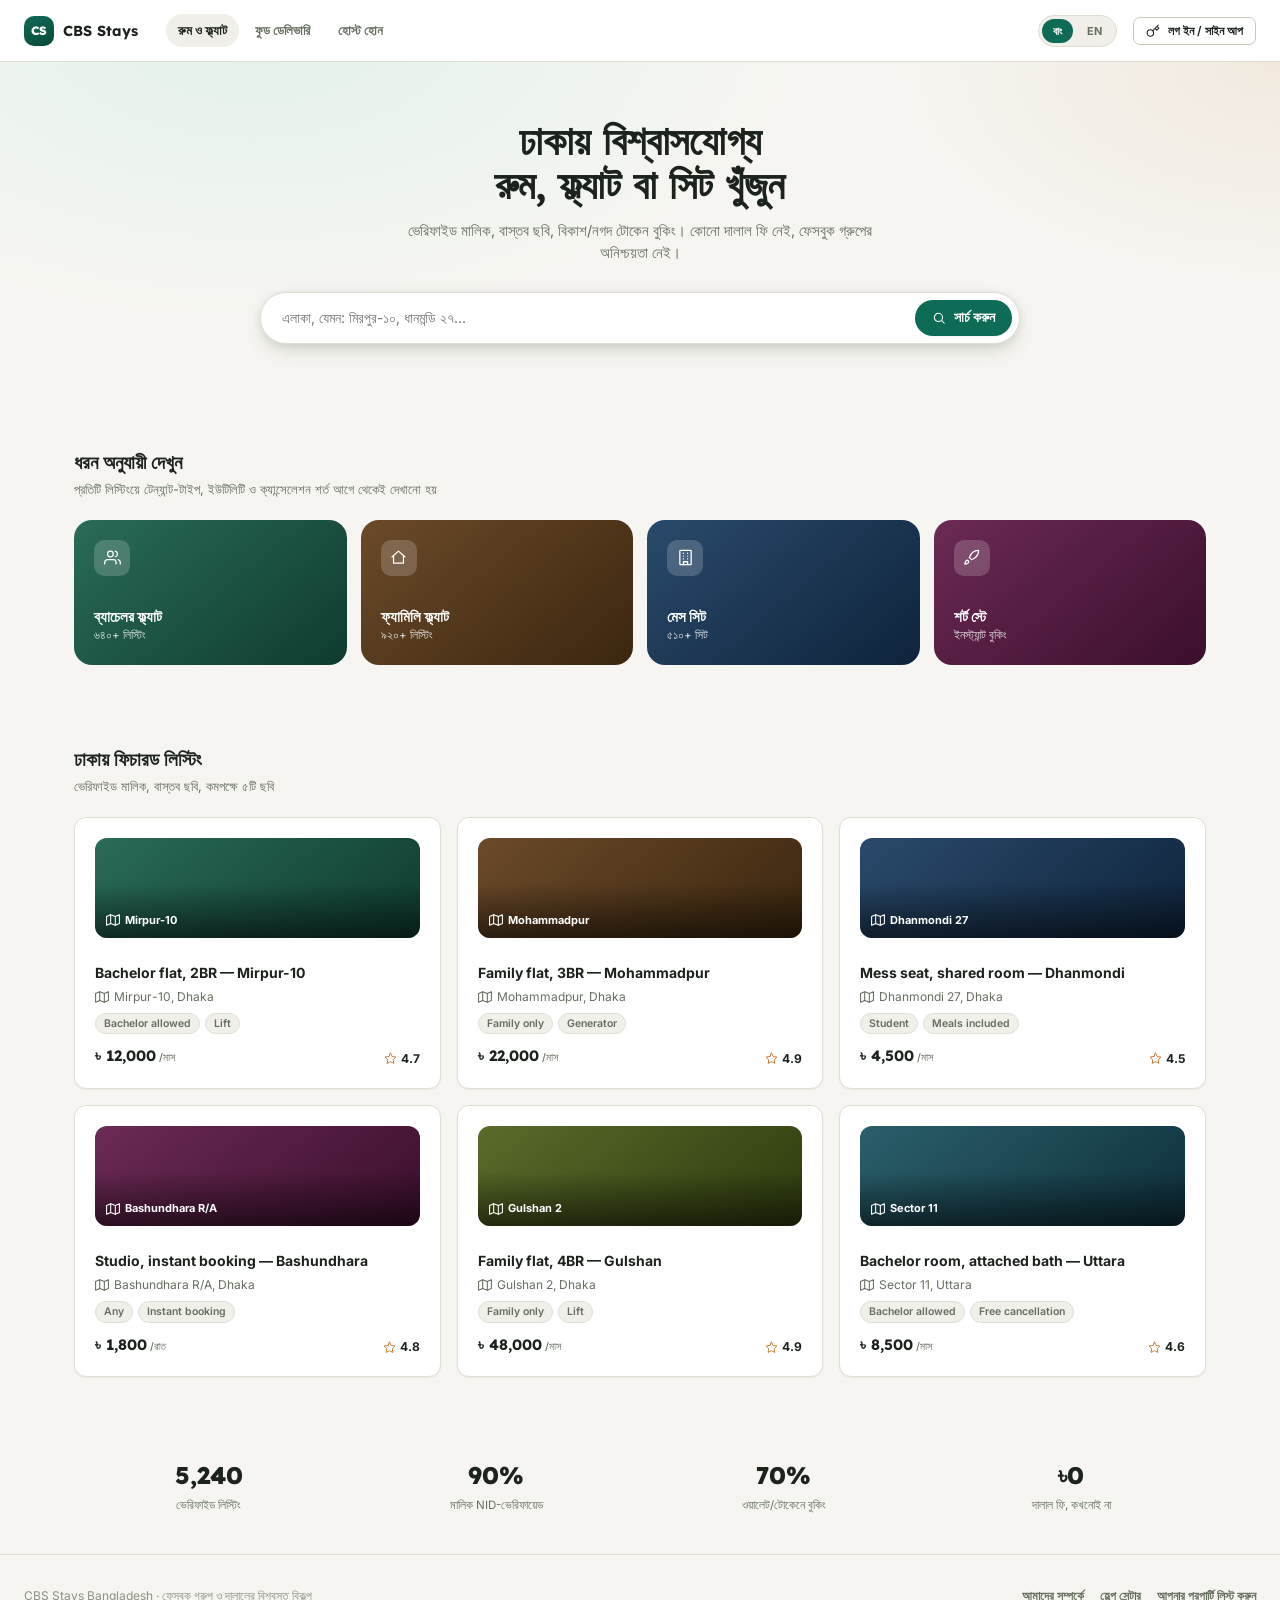
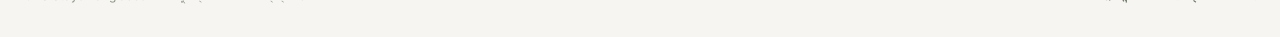
<file: phase2/index.html>
<!DOCTYPE html>
<html lang="bn">
<head>
<meta charset="UTF-8">
<meta name="viewport" content="width=device-width, initial-scale=1.0">
<title>CBS Stays — Phase 2 Core MVP</title>
<link rel="stylesheet" href="../assets/css/style.css">
<style>
/* ---- photo placeholder (no external images — consistent, no broken links) ---- */
.photo{
  position:relative;border-radius:var(--radius-md);overflow:hidden;aspect-ratio:4/3;flex:none;
  display:flex;align-items:flex-end;color:#fff;
}
.photo::after{content:'';position:absolute;inset:0;background:linear-gradient(180deg, transparent 45%, rgba(0,0,0,.55) 100%)}
.photo .ph-label{position:relative;z-index:1;padding:9px 11px;font-size:11px;font-weight:700;display:flex;align-items:center;gap:5px}
.ph1{background:linear-gradient(140deg,#2a6b58,#0e3b30)}
.ph2{background:linear-gradient(140deg,#6b4a2a,#3b260e)}
.ph3{background:linear-gradient(140deg,#2a4a6b,#0e233b)}
.ph4{background:linear-gradient(140deg,#6b2a55,#3b0e2c)}
.ph5{background:linear-gradient(140deg,#5a6b2a,#2e3b0e)}
.ph6{background:linear-gradient(140deg,#2a5f6b,#0e2f3b)}

/* ---- search filters ---- */
.filter-bar{display:flex;gap:8px;flex-wrap:wrap;align-items:center;margin-bottom:18px}
.chip{display:inline-flex;align-items:center;gap:6px;padding:7px 13px;border-radius:999px;border:1px solid var(--border-strong);background:var(--surface);font-size:12.5px;font-weight:600;color:var(--fg-muted);cursor:pointer;transition:.12s ease}
.chip:hover{background:var(--surface-2)}
.chip.on{background:var(--brand);border-color:var(--brand);color:var(--brand-fg)}
.chip .icon{width:13px;height:13px}

.search-layout{display:grid;grid-template-columns:minmax(0,1fr) minmax(0,1fr);gap:18px}
@media (max-width:980px){.search-layout{grid-template-columns:1fr}}
.listing-list{display:flex;flex-direction:column;gap:14px}
.listing-card{display:flex;gap:14px;cursor:pointer}
.listing-card:hover{border-color:var(--border-strong)}
.listing-card .photo{width:132px;height:100px;aspect-ratio:auto}
.listing-body{flex:1;min-width:0;display:flex;flex-direction:column;gap:5px}
.listing-top{display:flex;justify-content:space-between;gap:8px}
.listing-title{font-weight:700;font-size:14px}
.listing-area{font-size:12px;color:var(--fg-muted);display:flex;align-items:center;gap:5px}
.listing-tags{display:flex;gap:5px;flex-wrap:wrap;margin-top:2px}
.listing-tags span{font-size:10.5px;font-weight:600;background:var(--surface-2);border:1px solid var(--border);color:var(--fg-muted);padding:2px 8px;border-radius:999px}
.listing-price{font-family:var(--font-display);font-weight:700;font-size:15px;white-space:nowrap}
.listing-price small{font-size:10.5px;color:var(--fg-muted);font-weight:500;font-family:var(--font-body)}
.listing-rating{display:flex;align-items:center;gap:4px;font-size:12px;font-weight:700}
.listing-rating .icon{color:var(--accent);width:13px;height:13px}

.map-panel{position:sticky;top:90px;height:fit-content;border-radius:var(--radius-lg);overflow:hidden;border:1px solid var(--border);background:
  repeating-linear-gradient(0deg, var(--surface-2) 0 1px, transparent 1px 40px),
  repeating-linear-gradient(90deg, var(--surface-2) 0 1px, transparent 1px 40px),
  var(--surface);
  aspect-ratio:1/1.05; padding:14px; display:flex; flex-direction:column;
}
.map-pin{position:absolute;background:var(--fg);color:var(--bg);font-size:11px;font-weight:700;padding:4px 9px;border-radius:999px;box-shadow:var(--shadow-md);transform:translate(-50%,-50%);cursor:pointer;white-space:nowrap}
.map-pin.active{background:var(--brand);color:var(--brand-fg)}
.map-inner{position:relative;flex:1;transition:opacity .25s ease}

/* ---- unit table ---- */
.unit-row{display:grid;grid-template-columns:72px minmax(0,1.6fr) minmax(0,1fr) auto;gap:14px;align-items:center;padding:16px;border:1px solid var(--border);border-radius:var(--radius-md);background:var(--surface);transition:.12s ease}
.unit-row > div{min-width:0}
.unit-row.selected{border-color:var(--brand);box-shadow:0 0 0 3px var(--brand-soft)}
.unit-row.blocked{opacity:.45;pointer-events:none}
.unit-row + .unit-row{margin-top:10px}
.unit-thumb{width:72px;height:56px;border-radius:9px}
.unit-name{font-weight:700;font-size:13.5px}
.unit-meta{font-size:11.5px;color:var(--fg-muted);margin-top:3px;display:flex;gap:10px;flex-wrap:wrap}
.unit-meta span{display:flex;align-items:center;gap:4px}
.unit-price{text-align:right;font-family:var(--font-display);font-weight:700;font-size:15px}
.unit-price small{display:block;font-size:10.5px;color:var(--fg-muted);font-weight:500;font-family:var(--font-body)}
@media (max-width:620px){.unit-row{grid-template-columns:1fr;text-align:left}.unit-thumb{width:100%;height:120px}.unit-price{text-align:left}}

.dep-note{display:flex;gap:9px;align-items:flex-start;background:var(--info-soft);color:var(--info);border-radius:var(--radius-md);padding:12px 14px;font-size:12.5px;margin-bottom:16px}
.dep-note .icon{margin-top:1px;flex:none}

/* ---- price breakdown ---- */
.price-row{display:flex;justify-content:space-between;font-size:13px;padding:8px 0;border-bottom:1px dashed var(--border)}
.price-row.total{border-bottom:none;padding-top:13px;font-weight:700;font-size:15px;font-family:var(--font-display)}
.pay-method{display:flex;align-items:center;gap:11px;padding:12px 14px;border:1px solid var(--border-strong);border-radius:var(--radius-md);cursor:pointer;transition:.12s ease}
.pay-method:hover{background:var(--surface-2)}
.pay-method.on{border-color:var(--brand);box-shadow:0 0 0 3px var(--brand-soft)}
.pay-method .pm-mark{width:34px;height:34px;border-radius:9px;display:flex;align-items:center;justify-content:center;font-weight:800;font-size:11px;color:#fff;flex:none}
.pm-bkash{background:#e2136e}.pm-nagad{background:#f6921e}.pm-rocket{background:#8a3ffc}.pm-card{background:#1f5fa6}

.arrival-pass{border:1px dashed var(--brand);border-radius:var(--radius-lg);padding:20px;background:var(--brand-soft)}
.arrival-pass .ap-row{display:flex;gap:10px;align-items:flex-start;padding:9px 0;border-bottom:1px solid color-mix(in srgb, var(--brand) 20%, transparent)}
.arrival-pass .ap-row:last-child{border-bottom:none}
.arrival-pass .ap-row .icon{color:var(--brand-soft-ink);margin-top:2px}

/* ---- food discovery ---- */
.rest-card{display:flex;flex-direction:column;gap:10px}
.rest-card .photo{width:100%;height:120px;aspect-ratio:auto}
.rest-meta{display:flex;gap:10px;font-size:11.5px;color:var(--fg-muted);flex-wrap:wrap}
.rest-meta span{display:flex;align-items:center;gap:4px}

/* ---- order queue ---- */
.order-card{display:flex;gap:14px;align-items:flex-start}
.order-timer{width:52px;height:52px;border-radius:999px;background:var(--warn-soft);color:var(--warn);display:flex;align-items:center;justify-content:center;font-family:var(--font-mono);font-weight:700;font-size:13px;flex:none}
.order-items{font-size:12.5px;color:var(--fg-muted);margin-top:4px;line-height:1.6}

/* ---- rider job card ---- */
.job-card{border:1px solid var(--border);border-radius:var(--radius-lg);padding:18px;background:var(--surface)}
.job-route{display:flex;align-items:center;gap:0;margin:14px 0}
.job-route .pt{display:flex;flex-direction:column;align-items:center;gap:3px;flex:none}
.job-route .pt .d{width:9px;height:9px;border-radius:999px;background:var(--brand)}
.job-route .pt.end .d{background:var(--danger)}
.job-route .ln{flex:1;height:2px;background:repeating-linear-gradient(90deg,var(--border-strong) 0 6px, transparent 6px 11px);margin:0 6px}
.job-route .lbl{font-size:11.5px;color:var(--fg-muted);margin-top:4px;max-width:120px}

/* ---- owner onboarding wizard ---- */
.wizard-steps{display:flex;gap:6px;flex-wrap:wrap}
.wizard-step{display:flex;align-items:center;gap:8px;padding:8px 14px;border-radius:999px;border:1px solid var(--border-strong);background:var(--surface);font-size:12px;font-weight:600;color:var(--fg-muted);cursor:pointer}
.wizard-step .num{width:18px;height:18px;border-radius:999px;background:var(--surface-3);display:flex;align-items:center;justify-content:center;font-size:10px;flex:none}
.wizard-step.done{color:var(--ok);border-color:var(--ok)}
.wizard-step.done .num{background:var(--ok-soft);color:var(--ok)}
.wizard-step.on{color:var(--brand);border-color:var(--brand);background:var(--brand-soft)}
.wizard-step.on .num{background:var(--brand);color:var(--brand-fg)}
.wiz-grid{display:grid;grid-template-columns:repeat(2,minmax(0,1fr));gap:14px}
@media (max-width:620px){.wiz-grid{grid-template-columns:minmax(0,1fr)}}
.wiz-photo-slot{aspect-ratio:4/3;border:1.5px dashed var(--border-strong);border-radius:var(--radius-md);display:flex;align-items:center;justify-content:center;color:var(--fg-faint);background:var(--surface-2)}
.wiz-actions{display:flex;justify-content:space-between;margin-top:20px;gap:10px}

/* ---- availability calendar ---- */
.cal-legend{display:flex;gap:18px;margin-bottom:14px;flex-wrap:wrap}
.cal-legend span{display:flex;align-items:center;gap:6px;font-size:12px;color:var(--fg-muted)}
.cal-dot{width:11px;height:11px;border-radius:4px;display:inline-block}
.cal-avail{background:var(--ok-soft);border:1px solid var(--ok)}
.cal-booked{background:var(--danger-soft);border:1px solid var(--danger)}
.cal-blocked{background:var(--surface-3);border:1px solid var(--border-strong)}
.cal-grid{display:grid;grid-template-columns:repeat(7,minmax(0,1fr));gap:6px}
.cal-cell{aspect-ratio:1;border-radius:7px;display:flex;align-items:center;justify-content:center;font-size:11px;font-family:var(--font-mono);cursor:pointer;transition:.1s ease}
.cal-cell.avail{background:var(--ok-soft);color:var(--ok)}
.cal-cell.booked{background:var(--danger-soft);color:var(--danger)}
.cal-cell.blocked{background:var(--surface-3);color:var(--fg-faint)}
.cal-cell:hover{filter:brightness(0.95)}

/* ---- disputes ---- */
.dispute-card{display:flex;gap:14px;align-items:flex-start}
.dispute-ic{width:38px;height:38px;border-radius:10px;background:var(--danger-soft);color:var(--danger);display:flex;align-items:center;justify-content:center;flex:none}

/* ================= PUBLIC SITE (anonymous visitor) ================= */
#publicSite{min-height:100vh;display:flex;flex-direction:column}
.pub-header{
  position:sticky;top:0;z-index:30;display:flex;align-items:center;gap:16px;padding:14px 24px;
  background:color-mix(in srgb, var(--bg-elevated) 94%, transparent);backdrop-filter:blur(8px);border-bottom:1px solid var(--border);
}
.pub-nav{display:flex;gap:4px;margin-left:12px}
.pub-nav button{background:none;border:none;padding:8px 12px;border-radius:999px;font-size:13px;font-weight:600;color:var(--fg-muted);cursor:pointer}
.pub-nav button:hover,.pub-nav button.active{background:var(--surface-2);color:var(--fg)}
@media (max-width:760px){.pub-nav{display:none}}
.pub-hero{
  padding:56px 24px 64px;text-align:center;background:
    radial-gradient(900px 480px at 20% -10%, var(--brand-soft), transparent 60%),
    radial-gradient(700px 400px at 100% 0%, color-mix(in srgb, var(--accent) 10%, transparent), transparent 55%),
    var(--bg);
}
.pub-hero h1{font-size:clamp(26px,4.2vw,40px);max-width:18ch;margin:0 auto 14px;line-height:1.1}
.pub-hero p{color:var(--fg-muted);max-width:52ch;margin:0 auto 28px;font-size:14.5px}
.pub-search{
  max-width:760px;margin:0 auto;background:var(--surface);border:1px solid var(--border);border-radius:999px;
  box-shadow:var(--shadow-lg);display:flex;align-items:center;gap:6px;padding:7px;flex-wrap:wrap;
}
.pub-search input{border:none;background:transparent;flex:1;min-width:140px;padding:9px 14px;font-size:14px}
.pub-search input:focus-visible{outline:none;box-shadow:none}
.pub-search .btn{border-radius:999px;flex:none}
@media (max-width:560px){.pub-search{border-radius:18px}}
.pub-section{padding:40px 24px;max-width:1180px;margin:0 auto;width:100%}
.pub-section h2{font-size:19px;margin-bottom:4px}
.pub-section .sub{color:var(--fg-muted);font-size:13px;margin-bottom:20px}
.pub-cats{display:grid;grid-template-columns:repeat(4,minmax(0,1fr));gap:14px}
@media (max-width:860px){.pub-cats{grid-template-columns:repeat(2,minmax(0,1fr))}}
.pub-cat-card{border-radius:var(--radius-lg);padding:20px;color:#fff;display:flex;flex-direction:column;gap:30px;cursor:pointer;transition:transform .15s ease}
.pub-cat-card:hover{transform:translateY(-2px)}
.pub-cat-card .ic{width:36px;height:36px;border-radius:10px;background:rgba(255,255,255,.18);display:flex;align-items:center;justify-content:center}
.pub-cat-card .ttl{font-weight:700;font-size:14.5px}
.pub-cat-card .ct{font-size:11.5px;opacity:.85}
.pub-grid{display:grid;grid-template-columns:repeat(3,minmax(0,1fr));gap:16px}
@media (max-width:900px){.pub-grid{grid-template-columns:repeat(2,minmax(0,1fr))}}
@media (max-width:620px){.pub-grid{grid-template-columns:minmax(0,1fr)}}
.pub-trust{display:grid;grid-template-columns:repeat(4,minmax(0,1fr));gap:18px;text-align:center}
@media (max-width:760px){.pub-trust{grid-template-columns:repeat(2,minmax(0,1fr))}}
.pub-trust .n{font-family:var(--font-display);font-weight:800;font-size:24px}
.pub-trust .l{font-size:11.5px;color:var(--fg-muted);margin-top:4px}
.pub-footer{border-top:1px solid var(--border);padding:32px 24px;display:flex;justify-content:space-between;flex-wrap:wrap;gap:16px;color:var(--fg-faint);font-size:12px;margin-top:auto}
.pub-footer a{color:var(--fg-muted);text-decoration:none;font-weight:600}
.pub-login-card{position:fixed;inset:0;background:rgba(10,14,10,.5);backdrop-filter:blur(2px);display:none;align-items:center;justify-content:center;z-index:100;padding:16px}
.pub-login-card.open{display:flex}
</style>
</head>
<body>

<!-- ============ PUBLIC SITE (anonymous visitor — no login) ============ -->
<div id="publicSite">
  <header class="pub-header">
    <a href="../index.html" style="display:flex;align-items:center;gap:9px;text-decoration:none;color:inherit">
      <div class="sb-brand-mark" style="width:30px;height:30px;font-size:12px">CS</div>
      <span style="font-family:var(--font-display);font-weight:700;font-size:14.5px">CBS Stays</span>
    </a>
    <nav class="pub-nav">
      <button class="active" data-pub-nav="stays"><span data-t="pub_nav_stays">Rooms &amp; Flats</span></button>
      <button data-pub-nav="food"><span data-t="pub_nav_food">Food Delivery</span></button>
      <button data-pub-nav="partner"><span data-t="pub_nav_partner">Become a Host</span></button>
    </nav>
    <span style="flex:1"></span>
    <div class="lang-toggle"><button class="active" data-lang="bn">বাং</button><button data-lang="en">EN</button></div>
    <button class="btn btn-outline btn-sm" id="pubLoginBtn"><i data-icon="key" data-icon-cls="icon-sm"></i><span data-t="pub_login">Log in / Sign up</span></button>
  </header>

  <section class="pub-hero">
    <h1 data-t="pub_hero_title">Find a room, flat or seat you can trust — anywhere in Dhaka</h1>
    <p data-t="pub_hero_sub">Verified owners, real photos, bKash/Nagad token booking. No broker fees, no Facebook-group guesswork.</p>
    <div class="pub-search">
      <input type="text" id="pubSearchInput" placeholder="Area, e.g. Mirpur-10, Dhanmondi 27…" data-t-ph="pub_search_ph">
      <button class="btn btn-primary" id="pubSearchBtn"><i data-icon="search" data-icon-cls="icon-sm"></i><span data-t="pub_search_btn">Search</span></button>
    </div>
  </section>

  <section class="pub-section">
    <h2 data-t="pub_cats_title">Browse by type</h2>
    <div class="sub" data-t="pub_cats_sub">Every listing shows tenant-type, utilities and cancellation terms up front</div>
    <div class="pub-cats">
      <div class="pub-cat-card" style="background:linear-gradient(140deg,#2a6b58,#0e3b30)" data-pub-cat="bachelor">
        <div class="ic"><i data-icon="users"></i></div>
        <div><div class="ttl" data-t="pub_cat_bachelor">Bachelor Flats</div><div class="ct" data-t="pub_cat_bachelor_ct">640+ listings</div></div>
      </div>
      <div class="pub-cat-card" style="background:linear-gradient(140deg,#6b4a2a,#3b260e)" data-pub-cat="family">
        <div class="ic"><i data-icon="home"></i></div>
        <div><div class="ttl" data-t="pub_cat_family">Family Flats</div><div class="ct" data-t="pub_cat_family_ct">920+ listings</div></div>
      </div>
      <div class="pub-cat-card" style="background:linear-gradient(140deg,#2a4a6b,#0e233b)" data-pub-cat="mess">
        <div class="ic"><i data-icon="building"></i></div>
        <div><div class="ttl" data-t="pub_cat_mess">Mess Seats</div><div class="ct" data-t="pub_cat_mess_ct">510+ seats</div></div>
      </div>
      <div class="pub-cat-card" style="background:linear-gradient(140deg,#6b2a55,#3b0e2c)" data-pub-cat="short">
        <div class="ic"><i data-icon="rocket"></i></div>
        <div><div class="ttl" data-t="pub_cat_short">Short Stays</div><div class="ct" data-t="pub_cat_short_ct">Instant booking</div></div>
      </div>
    </div>
  </section>

  <section class="pub-section">
    <h2 data-t="pub_feat_title">Featured listings in Dhaka</h2>
    <div class="sub" data-t="pub_feat_sub">Verified owners, real photos, 5+ photos minimum</div>
    <div class="pub-grid" id="pubFeaturedGrid"></div>
  </section>

  <section class="pub-section">
    <div class="pub-trust">
      <div><div class="n tabular">5,240</div><div class="l" data-t="pub_trust_1">verified listings</div></div>
      <div><div class="n tabular">90%</div><div class="l" data-t="pub_trust_2">owners NID-verified</div></div>
      <div><div class="n tabular">70%</div><div class="l" data-t="pub_trust_3">bookings via wallet/token</div></div>
      <div><div class="n tabular">৳0</div><div class="l" data-t="pub_trust_4">broker fees, ever</div></div>
    </div>
  </section>

  <footer class="pub-footer">
    <span data-t="pub_footer_note">CBS Stays Bangladesh · a trusted alternative to Facebook groups and brokers</span>
    <span style="display:flex;gap:16px">
      <a href="#" data-t="pub_footer_about">About</a>
      <a href="#" data-t="pub_footer_help">Help Center</a>
      <a href="#" id="pubHostLink" data-t="pub_footer_host">List your property</a>
    </span>
  </footer>
</div>

<!-- Log in / choose role sheet -->
<div class="pub-login-card" id="pubLoginModal">
  <div class="modal">
    <h3 data-t="pub_login_title">Log in to CBS Stays</h3>
    <p data-t="pub_login_sub">Prototype — no OTP or password needed. Choose a role to enter.</p>
    <div style="display:flex;flex-direction:column;gap:9px">
      <button class="pay-method" data-enter-role="tenant"><div class="pm-mark" style="background:var(--brand)"><i data-icon="users" data-icon-cls="icon-sm"></i></div><div style="font-weight:700;font-size:13px" data-t="role_opt_tenant">👤 Tenant / Guest</div></button>
      <button class="pay-method" data-enter-role="owner"><div class="pm-mark" style="background:var(--accent)"><i data-icon="building" data-icon-cls="icon-sm"></i></div><div style="font-weight:700;font-size:13px" data-t="role_opt_owner">🏠 Owner</div></button>
      <button class="pay-method" data-enter-role="restaurant"><div class="pm-mark" style="background:#e2136e"><i data-icon="food" data-icon-cls="icon-sm"></i></div><div style="font-weight:700;font-size:13px" data-t="role_opt_restaurant">🍴 Restaurant</div></button>
      <button class="pay-method" data-enter-role="rider"><div class="pm-mark" style="background:#8a3ffc"><i data-icon="bike" data-icon-cls="icon-sm"></i></div><div style="font-weight:700;font-size:13px" data-t="role_opt_rider">🏍 Rider</div></button>
      <button class="pay-method" data-enter-role="admin"><div class="pm-mark" style="background:var(--fg)"><i data-icon="shield" data-icon-cls="icon-sm"></i></div><div style="font-weight:700;font-size:13px" data-t="role_opt_admin">🛡 Admin</div></button>
    </div>
    <div class="modal-actions" style="margin-top:16px"><button class="btn btn-ghost btn-sm" id="pubLoginCancelBtn" data-t="cancel">Cancel</button></div>
  </div>
</div>

<!-- ============ LOGGED-IN APP (role-based) ============ -->
<div id="appShell" hidden>
<div class="app-shell">
  <aside class="app-sidebar" id="sidebar">
    <a class="sb-brand" href="../index.html">
      <div class="sb-brand-mark">CS</div>
      <div><div class="sb-brand-name">CBS Stays</div><div class="sb-brand-sub">Phase 2 · Core MVP</div></div>
    </a>

    <div class="sb-group" data-t="nav_stays" data-roles-group="tenant">Stays marketplace</div>
    <button class="sb-link active" data-view="search" data-roles="tenant"><i data-icon="search"></i><span data-t="nav_search">Search &amp; Map</span></button>
    <button class="sb-link" data-view="detail" data-roles="tenant"><i data-icon="layers"></i><span data-t="nav_detail">Property Detail</span></button>
    <button class="sb-link" data-view="booking" data-roles="tenant"><i data-icon="wallet"></i><span data-t="nav_booking">Booking &amp; Payment</span></button>

    <div class="sb-group" data-t="nav_food" data-roles-group="tenant,restaurant,rider">Food ordering</div>
    <button class="sb-link" data-view="food" data-roles="tenant"><i data-icon="food"></i><span data-t="nav_food_disc">Discovery</span></button>
    <button class="sb-link" data-view="restaurant" data-roles="restaurant"><i data-icon="building"></i><span data-t="nav_rest_dash">Restaurant Dashboard</span></button>
    <button class="sb-link" data-view="rider" data-roles="rider"><i data-icon="bike"></i><span data-t="nav_rider">Rider App</span></button>

    <div class="sb-group" data-t="nav_ops" data-roles-group="owner,admin">Owner &amp; operations</div>
    <button class="sb-link" data-view="ownerdash" data-roles="owner"><i data-icon="layout"></i><span data-t="nav_ownerdash">Owner Dashboard</span></button>
    <button class="sb-link" data-view="onboarding" data-roles="owner"><i data-icon="building"></i><span data-t="nav_onboarding">Owner Onboarding</span></button>
    <button class="sb-link" data-view="calendar" data-roles="owner"><i data-icon="calendar"></i><span data-t="nav_calendar">Availability &amp; iCal</span></button>
    <button class="sb-link" data-view="disputes" data-roles="admin"><i data-icon="shield"></i><span data-t="nav_disputes">Disputes</span></button>
    <button class="sb-link" data-view="reconcile" data-roles="admin"><i data-icon="wallet"></i><span data-t="nav_reconcile">Payment Reconciliation</span></button>

    <div class="phase-switch">
      <div class="phase-switch-label" data-t="other_phases">Other phases</div>
      <a href="../phase1/index.html">Phase 1 · Foundation<span class="chip">W1–6</span></a>
      <a href="../phase3/index.html">Phase 3 · Differentiators<span class="chip">M4–8</span></a>
      <a href="../phase4/index.html">Phase 4 · Scale<span class="chip">M8–12</span></a>
    </div>

    <div class="sb-foot">
      <div class="sb-acct">
        <div class="avatar" id="acctAvatar">FY</div>
        <div><div class="sb-acct-name" id="acctName">Farzana Yasmin</div><div class="sb-acct-role" id="acctRole">Tenant · NID verified</div></div>
        <button class="sb-logout" id="exitToSiteBtn" title="Log out"><i data-icon="back" data-icon-cls="icon-sm"></i></button>
      </div>
    </div>
  </aside>

  <div class="app-main">
    <div class="app-topbar">
      <button class="menu-btn" id="menuBtn"><i data-icon="menu" data-icon-cls="icon-sm"></i></button>
      <div class="app-topbar-title">
        <h1 id="viewTitle" data-t="nav_search">Search &amp; Map</h1>
        <div class="crumbs" id="viewCrumb">Phase 2 · Core Listing MVP</div>
      </div>
      <span class="phase-pill">Phase 2</span>
      <div class="lang-toggle" style="margin-left:0">
        <select id="roleSwitch" style="font-size:11.5px;font-weight:700;padding:5px 8px;border-radius:999px;border:1px solid var(--border);background:var(--surface-2);color:var(--fg)">
          <option value="tenant" data-t="role_opt_tenant">👤 Tenant / Guest</option>
          <option value="owner" data-t="role_opt_owner">🏠 Owner</option>
          <option value="restaurant" data-t="role_opt_restaurant">🍴 Restaurant</option>
          <option value="rider" data-t="role_opt_rider">🏍 Rider</option>
          <option value="admin" data-t="role_opt_admin">🛡 Admin</option>
        </select>
      </div>
      <div class="lang-toggle" style="margin-left:0">
        <button class="active" data-lang="bn">বাং</button>
        <button data-lang="en">EN</button>
      </div>
    </div>

    <div class="app-view">

      <!-- ===== SEARCH & MAP ===== -->
      <section class="view-section active" id="view-search">
        <div class="filter-bar">
          <span class="chip on" data-filter="any"><i data-icon="users"></i><span data-t="f_any">Any tenant</span></span>
          <span class="chip" data-filter="family"><i data-icon="home"></i><span data-t="f_family">Family only</span></span>
          <span class="chip" data-filter="bachelor"><i data-icon="users"></i><span data-t="f_bachelor">Bachelor allowed</span></span>
          <span class="chip" data-filter="student"><i data-icon="building"></i><span data-t="f_student">Student</span></span>
          <span class="chip" data-filter="instant"><i data-icon="rocket"></i><span data-t="f_instant">Instant booking</span></span>
          <span class="chip" data-filter="cancel"><i data-icon="shield"></i><span data-t="f_cancel">Free cancellation</span></span>
        </div>

        <div class="search-layout">
          <div class="listing-list" id="listingList"></div>
          <div class="map-panel">
            <div style="display:flex;justify-content:space-between;align-items:center;margin-bottom:10px">
              <span style="font-size:12px;font-weight:700;color:var(--fg-muted);display:flex;align-items:center;gap:6px"><i data-icon="map" data-icon-cls="icon-sm"></i><span data-t="map_title">Dhaka — bounding-box search</span></span>
              <span class="badge badge-brand" data-t="map_live">Live as you move</span>
            </div>
            <div class="map-inner" id="mapInner"></div>
            <button class="btn btn-outline btn-sm btn-block" style="margin-top:12px" id="mapRefreshBtn"><i data-icon="map" data-icon-cls="icon-sm"></i><span data-t="map_refresh">Simulate panning the map (FR-S2)</span></button>
          </div>
        </div>
      </section>

      <!-- ===== PROPERTY DETAIL ===== -->
      <section class="view-section" id="view-detail">
        <div class="two-col">
          <div>
            <div class="grid cards-2" style="margin-bottom:18px">
              <div class="photo ph1" style="aspect-ratio:16/11"><span class="ph-label"><i data-icon="map" data-icon-cls="icon-sm"></i>Dhanmondi 27, Dhaka</span></div>
              <div class="photo ph2" style="aspect-ratio:16/11"><span class="ph-label" data-t="gallery_more">+11 more photos</span></div>
            </div>

            <h2 style="font-size:19px;margin-bottom:4px" data-t="prop_title">Sunrise Residency — 6-unit apartment floor</h2>
            <div class="muted" style="font-size:13px;display:flex;align-items:center;gap:6px;margin-bottom:16px"><i data-icon="map" data-icon-cls="icon-sm"></i><span data-t="prop_addr">Road 27, Dhanmondi, Dhaka · exact address shown after booking</span></div>

            <div class="dep-note"><i data-icon="shield" data-icon-cls="icon-sm"></i><span data-t="dep_note">Booking the whole flat blocks every room and seat below for those dates — and booking any single room blocks the whole flat. This is enforced live as you select below (FR-H3). Try it.</span></div>

            <div id="unitTable"></div>

            <div class="modal-section-title" data-t="pd_amenities">Amenities</div>
            <div id="pdAmenities" style="display:flex;flex-wrap:wrap;gap:8px;margin-bottom:4px"></div>

            <div class="modal-section-title" data-t="pd_rules">House rules</div>
            <div class="form-grid" style="margin-bottom:4px">
              <div style="display:flex;align-items:center;gap:8px;font-size:13px"><span class="badge badge-brand"><i data-icon="users" data-icon-cls="icon-sm"></i></span><span data-t="pd_rule_tenant">Family only</span></div>
              <div style="display:flex;align-items:center;gap:8px;font-size:13px"><span class="badge badge-ok"><i data-icon="check" data-icon-cls="icon-sm"></i></span><span data-t="pd_rule_smoking">No smoking</span></div>
              <div style="display:flex;align-items:center;gap:8px;font-size:13px"><span class="badge badge-ok"><i data-icon="check" data-icon-cls="icon-sm"></i></span><span data-t="pd_rule_pets">No pets</span></div>
              <div style="display:flex;align-items:center;gap:8px;font-size:13px"><span class="badge badge-muted"><i data-icon="users" data-icon-cls="icon-sm"></i></span><span data-t="pd_rule_guests">Max 6 guests</span></div>
            </div>

            <div class="modal-section-title" data-t="pd_utilities">Utilities clarity · FR-C7</div>
            <div class="form-grid" style="margin-bottom:4px">
              <div class="price-row"><span data-t="pd_u_elec">Electricity</span><span data-t="pd_u_elec_v">Prepaid meter</span></div>
              <div class="price-row"><span data-t="pd_u_gas">Gas</span><span data-t="pd_u_gas_v">Piped connection</span></div>
              <div class="price-row"><span data-t="pd_u_water">Water</span><span data-t="pd_u_water_v">24-hour supply</span></div>
              <div class="price-row"><span data-t="pd_u_net">Internet</span><span data-t="pd_u_net_v">Owner can arrange</span></div>
              <div class="price-row"><span data-t="pd_u_service">Service charge</span><span class="tabular">৳ 800/month</span></div>
            </div>

            <div class="modal-section-title" data-t="pd_map">Location</div>
            <div class="map-panel" style="aspect-ratio:16/7;margin-bottom:4px">
              <div class="map-inner"><span class="map-pin active" style="left:48%;top:45%">৳ 7,500</span></div>
            </div>

            <div class="modal-section-title" data-t="pd_avail">Availability (this month)</div>
            <div class="cal-legend" style="margin-bottom:8px">
              <span><i class="cal-dot cal-avail"></i><span data-t="cal_avail">Available</span></span>
              <span><i class="cal-dot cal-booked"></i><span data-t="cal_booked">Booked</span></span>
            </div>
            <div class="cal-grid" id="pdCalGrid" style="margin-bottom:4px"></div>

            <div class="modal-section-title" data-t="pd_cancel">Cancellation terms</div>
            <div class="card" style="margin-bottom:4px"><div style="font-weight:700;font-size:13px;margin-bottom:4px" data-t="cp_flex_name">Flexible</div><div class="muted" style="font-size:12.5px" data-t="cp_flex_body">100% refund up to 24 hours before check-in.</div></div>

            <div class="modal-section-title" data-t="pd_safety">Safety information · FR-T11</div>
            <div class="form-grid" style="margin-bottom:4px">
              <div style="display:flex;gap:8px;align-items:flex-start;font-size:12.5px"><i data-icon="shield" data-icon-cls="icon-sm" style="color:var(--brand);margin-top:1px"></i><span><b data-t="pd_safety_caretaker">Caretaker</b><br><span data-t="pd_safety_masked">Masked until booking confirmed</span></span></div>
              <div style="display:flex;gap:8px;align-items:flex-start;font-size:12.5px"><i data-icon="building" data-icon-cls="icon-sm" style="color:var(--brand);margin-top:1px"></i><span><b data-t="pd_safety_police">Nearest police</b><br>Dhanmondi Thana — 1.1 km</span></div>
              <div style="display:flex;gap:8px;align-items:flex-start;font-size:12.5px"><i data-icon="plane" data-icon-cls="icon-sm" style="color:var(--brand);margin-top:1px"></i><span><b data-t="pd_safety_hospital">Nearest hospital</b><br>Square Hospital — 2.3 km</span></div>
              <div style="display:flex;gap:8px;align-items:flex-start;font-size:12.5px"><i data-icon="bell" data-icon-cls="icon-sm" style="color:var(--danger);margin-top:1px"></i><span><b data-t="pd_safety_emg">Emergency</b><br>999 (national)</span></div>
            </div>
            <button class="btn btn-outline btn-sm" style="margin-bottom:18px" id="pdReportBtn"><i data-icon="shield" data-icon-cls="icon-sm"></i><span data-t="pd_report">Report a problem</span></button>

            <div class="section-title"><h2 data-t="pd_reviews_title">Reviews</h2><span class="count" data-t="pd_reviews_sub">4.8 average · 32 verified reviews</span></div>
            <div id="pdReviews" style="display:flex;flex-direction:column;gap:12px;margin-bottom:10px"></div>
          </div>

          <div>
            <div class="card" style="position:sticky;top:90px;margin-bottom:16px">
              <div style="font-weight:700;font-size:14px;margin-bottom:4px" data-t="selected_title">Your selection</div>
              <div id="selectedSummary" class="muted" style="font-size:12.5px;margin-bottom:14px" data-t="selected_empty">No unit selected yet — pick one from the table.</div>
              <button class="btn btn-primary btn-block" id="goBookingBtn" data-t="continue_booking">Continue to booking</button>
              <div style="margin-top:16px;display:flex;flex-direction:column;gap:9px">
                <div style="display:flex;gap:9px;align-items:center;font-size:12.5px"><i data-icon="shield" data-icon-cls="icon-sm" style="color:var(--brand)"></i><span data-t="prop_v1">Verified Owner · Verified Property</span></div>
                <div style="display:flex;gap:9px;align-items:center;font-size:12.5px"><i data-icon="star" data-icon-cls="icon-sm" style="color:var(--accent)"></i><span data-t="prop_v2">4.8 rating · 32 verified reviews</span></div>
                <div style="display:flex;gap:9px;align-items:center;font-size:12.5px"><i data-icon="check" data-icon-cls="icon-sm" style="color:var(--ok)"></i><span data-t="prop_v3">Flexible cancellation up to 24h before check-in</span></div>
              </div>
            </div>
            <div class="card" style="position:sticky;top:300px">
              <div style="font-weight:700;font-size:13.5px;margin-bottom:10px" data-t="pd_owner_title">Hosted by</div>
              <div style="display:flex;gap:11px;align-items:center;margin-bottom:12px">
                <div class="avatar" style="width:42px;height:42px;font-size:14px">KH</div>
                <div><div style="font-weight:700;font-size:13.5px">Md. Kamal Hossain</div><div class="muted" style="font-size:11.5px" data-t="pd_owner_since">Member since Jun 2026</div></div>
              </div>
              <div style="display:flex;flex-direction:column;gap:6px;font-size:12px;margin-bottom:12px">
                <div style="display:flex;justify-content:space-between"><span class="muted" data-t="pd_owner_resp">Response rate</span><span class="tabular" style="font-weight:600">96%</span></div>
                <div style="display:flex;justify-content:space-between"><span class="muted" data-t="pd_owner_resptime">Response time</span><span style="font-weight:600" data-t="pd_owner_resptime_v">within an hour</span></div>
              </div>
              <button class="btn btn-outline btn-block btn-sm" id="pdMessageOwnerBtn"><i data-icon="bell" data-icon-cls="icon-sm"></i><span data-t="pd_message">Message owner</span></button>
            </div>
          </div>
        </div>
      </section>

      <!-- ===== BOOKING & PAYMENT ===== -->
      <section class="view-section" id="view-booking">
        <div class="two-col">
          <div>
            <div class="card" style="margin-bottom:16px">
              <div style="font-weight:700;font-size:14px;margin-bottom:12px" data-t="price_breakdown">Price breakdown</div>
              <div class="price-row"><span data-t="pr_rent">Room B · 6 nights</span><span class="tabular">৳ 9,000</span></div>
              <div class="price-row"><span data-t="pr_deposit">Security deposit (2 months)</span><span class="tabular">৳ 24,000</span></div>
              <div class="price-row"><span data-t="pr_service">Service charge</span><span class="tabular">৳ 800</span></div>
              <div class="price-row"><span data-t="pr_fee">Platform fee</span><span class="tabular">৳ 450</span></div>
              <div class="price-row"><span data-t="pr_vat">VAT (15% on platform fee)</span><span class="tabular">৳ 68</span></div>
              <div class="price-row total"><span data-t="pr_total">Total due now</span><span class="tabular">৳ 34,318</span></div>
            </div>

            <div class="card">
              <div style="font-weight:700;font-size:14px;margin-bottom:4px" data-t="pm_title">How would you like to pay?</div>
              <div class="muted" style="font-size:12px;margin-bottom:14px" data-t="pm_sub">Pay the full amount now (held until 24h after check-in), or secure with a small token and pay the rest at the property.</div>
              <div style="display:flex;flex-direction:column;gap:9px" id="payMethods">
                <label class="pay-method on" data-pm="bkash"><div class="pm-mark pm-bkash">bK</div><div><div style="font-weight:700;font-size:13px" data-t="pm_bkash">bKash — full payment, held</div><div class="muted" style="font-size:11.5px" data-t="pm_bkash_sub">Released to owner 24h after check-in</div></div></label>
                <label class="pay-method" data-pm="nagad"><div class="pm-mark pm-nagad">N</div><div><div style="font-weight:700;font-size:13px" data-t="pm_nagad">Nagad — full payment, held</div><div class="muted" style="font-size:11.5px" data-t="pm_bkash_sub">Released to owner 24h after check-in</div></div></label>
                <label class="pay-method" data-pm="card"><div class="pm-mark pm-card">▮▮</div><div><div style="font-weight:700;font-size:13px" data-t="pm_card">Visa / Mastercard / DBBL Nexus</div><div class="muted" style="font-size:11.5px" data-t="pm_bkash_sub">Released to owner 24h after check-in</div></div></label>
                <label class="pay-method" data-pm="token"><div class="pm-mark" style="background:var(--brand)"><i data-icon="key" data-icon-cls="icon-sm"></i></div><div><div style="font-weight:700;font-size:13px" data-t="pm_token">Pay at Property — 15% token via bKash</div><div class="muted" style="font-size:11.5px" data-t="pm_token_sub">Balance in cash or wallet at check-in (FR-B2)</div></div></label>
              </div>
              <button class="btn btn-primary btn-block" style="margin-top:16px" id="confirmBookingBtn"><i data-icon="shield" data-icon-cls="icon-sm"></i><span data-t="confirm_booking">Confirm &amp; pay</span></button>
            </div>
          </div>

          <div>
            <div id="arrivalPassWrap" class="card" style="text-align:center;padding:36px 20px">
              <i data-icon="key" data-icon-cls="icon-lg" style="color:var(--fg-faint);margin:0 auto 10px;display:block"></i>
              <div style="font-weight:700;font-size:14px" data-t="pass_wait_title">Arrival pass not released yet</div>
              <div class="muted" style="font-size:12.5px;margin-top:5px" data-t="pass_wait_sub">Released automatically once payment or the token is received. The owner's phone number stays masked until then (FR-T5).</div>
            </div>
          </div>
        </div>
      </section>

      <!-- ===== FOOD DISCOVERY ===== -->
      <section class="view-section" id="view-food">
        <div class="filter-bar">
          <span class="chip on"><i data-icon="food"></i><span data-t="f_all">All cuisines</span></span>
          <span class="chip"><i data-icon="check"></i><span data-t="f_halal">Halal</span></span>
          <span class="chip"><i data-icon="rocket"></i><span data-t="f_fast">Under 30 min</span></span>
          <span class="chip"><i data-icon="tag"></i><span data-t="f_offer">Offers</span></span>
        </div>
        <div class="grid cards-3" id="restList"></div>
      </section>

      <!-- ===== RESTAURANT DASHBOARD ===== -->
      <section class="view-section" id="view-restaurant">
        <div class="section-title"><h2 data-t="h_orders">Incoming orders</h2><span class="count" data-t="h_orders_sub">Accept within 2 minutes or the order auto-reassigns</span></div>
        <div style="display:flex;flex-direction:column;gap:12px" id="orderQueue"></div>

        <div class="section-title"><h2 data-t="h_menu">Menu status</h2></div>
        <div class="card">
          <div id="menuRows"></div>
        </div>
      </section>

      <!-- ===== RIDER APP ===== -->
      <section class="view-section" id="view-rider">
        <div class="grid cards-3" style="margin-bottom:22px">
          <div class="card"><div class="stat-label"><i data-icon="wallet" data-icon-cls="icon-sm"></i><span data-t="r_earn">Today's earnings</span></div><div class="stat-value tabular">৳ 1,240</div><div class="stat-sub muted" data-t="r_earn_sub">11 deliveries</div></div>
          <div class="card"><div class="stat-label"><i data-icon="bike" data-icon-cls="icon-sm"></i><span data-t="r_status">Status</span></div><div class="stat-value" style="font-size:18px;color:var(--ok)" data-t="r_online">Online</div><div class="stat-sub muted" data-t="r_status_sub">Accepting new jobs</div></div>
          <div class="card"><div class="stat-label"><i data-icon="star" data-icon-cls="icon-sm"></i><span data-t="r_rating">Rider rating</span></div><div class="stat-value tabular">4.9</div><div class="stat-sub muted" data-t="r_rating_sub">182 deliveries total</div></div>
        </div>

        <div class="section-title"><h2 data-t="h_job">New job offer</h2></div>
        <div class="job-card">
          <div style="display:flex;justify-content:space-between;align-items:center">
            <span class="badge badge-brand"><i data-icon="food" data-icon-cls="icon-sm"></i>Order #CBS-10482</span>
            <span class="badge badge-warn tabular" id="jobTimer">00:42</span>
          </div>
          <div class="job-route">
            <div class="pt"><span class="d"></span><div class="lbl" data-t="job_pickup">Biriyani Bari, Dhanmondi</div></div>
            <div class="ln"></div>
            <div class="pt end"><span class="d"></span><div class="lbl" data-t="job_drop">Sunrise Residency, Rd 27</div></div>
          </div>
          <div style="display:flex;justify-content:space-between;font-size:12.5px;color:var(--fg-muted);margin-bottom:14px">
            <span data-t="job_dist">2.1 km · ~9 min</span>
            <span class="tabular" style="font-weight:700;color:var(--fg)" data-t="job_fee">Delivery fee: ৳ 55</span>
          </div>
          <div style="display:flex;gap:9px">
            <button class="btn btn-outline btn-block" id="rejectJobBtn" data-t="job_reject">Decline</button>
            <button class="btn btn-primary btn-block" id="acceptJobBtn" data-t="job_accept">Accept job</button>
          </div>
        </div>
      </section>

      <!-- ===== OWNER DASHBOARD (FR-H10, H11, H12, H13) ===== -->
      <section class="view-section" id="view-ownerdash">
        <div class="grid cards-4" style="margin-bottom:8px">
          <div class="card"><div class="stat-label"><i data-icon="building" data-icon-cls="icon-sm"></i><span data-t="od_active">Active listings</span></div><div class="stat-value tabular">4</div></div>
          <div class="card"><div class="stat-label"><i data-icon="bell" data-icon-cls="icon-sm"></i><span data-t="od_enquiries">New enquiries</span></div><div class="stat-value tabular">3</div></div>
          <div class="card"><div class="stat-label"><i data-icon="calendar" data-icon-cls="icon-sm"></i><span data-t="od_upcoming">Upcoming bookings</span></div><div class="stat-value tabular">6</div></div>
          <div class="card"><div class="stat-label"><i data-icon="wallet" data-icon-cls="icon-sm"></i><span data-t="od_earnings">This month's earnings</span></div><div class="stat-value tabular">৳ 58,400</div></div>
        </div>

        <div class="filter-bar">
          <span class="chip on" data-od-tab="properties"><i data-icon="building"></i><span data-t="od_tab_props">Properties</span></span>
          <span class="chip" data-od-tab="enquiries"><i data-icon="bell"></i><span data-t="od_tab_enq">Enquiries</span></span>
          <span class="chip" data-od-tab="earnings"><i data-icon="wallet"></i><span data-t="od_tab_earn">Earnings &amp; Payouts</span></span>
          <span class="chip" data-od-tab="reviews"><i data-icon="star"></i><span data-t="od_tab_rev">Reviews</span></span>
          <span class="chip" data-od-tab="team"><i data-icon="users"></i><span data-t="od_tab_team">Team</span></span>
        </div>

        <div id="odPanelProperties">
          <div class="table-wrap">
            <table>
              <thead><tr><th data-t="od_col_prop">Property</th><th data-t="col_status">Status</th><th data-t="od_col_resp">Response rate</th><th></th></tr></thead>
              <tbody id="odPropsTbody"></tbody>
            </table>
          </div>
        </div>
        <div id="odPanelEnquiries" hidden>
          <div style="display:flex;flex-direction:column;gap:10px" id="odEnqList"></div>
        </div>
        <div id="odPanelEarnings" hidden>
          <div class="table-wrap">
            <table>
              <thead><tr><th data-t="col_booking">Booking</th><th data-t="od_col_tenant">Tenant</th><th data-t="pr_total">Total</th><th data-t="col_status">Status</th></tr></thead>
              <tbody id="odEarningsTbody"></tbody>
            </table>
          </div>
          <button class="btn btn-outline btn-sm" style="margin-top:12px" id="odPayoutBtn"><i data-icon="wallet" data-icon-cls="icon-sm"></i><span data-t="od_request_payout">Request payout</span></button>
        </div>
        <div id="odPanelReviews" hidden>
          <div class="empty"><i data-icon="star" data-icon-cls="icon-lg"></i><span data-t="od_reviews_empty">Reviews received on your properties will appear here once guests complete their stay.</span></div>
        </div>
        <div id="odPanelTeam" hidden>
          <div class="card" style="display:flex;justify-content:space-between;align-items:center;flex-wrap:wrap;gap:10px">
            <div><div style="font-weight:700;font-size:13.5px" data-t="od_team_title">Agent &amp; manager accounts · FR-H13</div><div class="muted" style="font-size:12px" data-t="od_team_sub">Invite team members with per-building permissions</div></div>
            <button class="btn btn-primary btn-sm" id="odInviteTeamBtn"><i data-icon="users" data-icon-cls="icon-sm"></i><span data-t="od_invite_team">Invite team member</span></button>
          </div>
        </div>
      </section>

      <!-- ===== OWNER ONBOARDING WIZARD (FR-H1) ===== -->
      <section class="view-section" id="view-onboarding">
        <div class="section-title"><h2 data-t="h_onboard">Owner onboarding wizard · FR-H1</h2><span class="count" data-t="h_onboard_sub">Bangla + English · phone-assisted onboarding supported</span></div>
        <div class="wizard-steps" id="wizardSteps"></div>
        <div class="card" id="wizardBody" style="margin-top:16px"></div>
      </section>

      <!-- ===== AVAILABILITY & iCAL (FR-H4) ===== -->
      <section class="view-section" id="view-calendar">
        <div class="section-title"><h2 data-t="h_cal">Per-unit availability calendar · FR-H4</h2><span class="count" id="calUnitLabel"></span></div>
        <div class="filter-bar" id="calUnitTabs"></div>
        <div class="card">
          <div class="cal-legend">
            <span><i class="cal-dot cal-avail"></i><span data-t="cal_avail">Available</span></span>
            <span><i class="cal-dot cal-booked"></i><span data-t="cal_booked">Booked</span></span>
            <span><i class="cal-dot cal-blocked"></i><span data-t="cal_blocked">Owner-blocked</span></span>
          </div>
          <div class="cal-grid" id="calGrid"></div>
        </div>
        <div class="card" style="margin-top:16px;display:flex;justify-content:space-between;align-items:center;gap:14px;flex-wrap:wrap">
          <div>
            <div style="font-weight:700;font-size:13.5px" data-t="ical_title">iCal sync</div>
            <div class="muted" style="font-size:12px" data-t="ical_sub">Import or export this unit's calendar to avoid double-booking with other channels</div>
          </div>
          <div style="display:flex;gap:9px">
            <button class="btn btn-outline btn-sm" id="icalImportBtn"><i data-icon="file" data-icon-cls="icon-sm"></i><span data-t="ical_import">Import .ics</span></button>
            <button class="btn btn-outline btn-sm" id="icalExportBtn"><i data-icon="file" data-icon-cls="icon-sm"></i><span data-t="ical_export">Export .ics link</span></button>
          </div>
        </div>
      </section>

      <!-- ===== DISPUTES (FR-B13) ===== -->
      <section class="view-section" id="view-disputes">
        <div class="section-title"><h2 data-t="h_disp">Dispute handling · FR-B13</h2><span class="count" data-t="h_disp_sub">Tenant may report an issue within 24h of check-in; payout held pending resolution</span></div>
        <div style="display:flex;flex-direction:column;gap:14px" id="disputeList"></div>
      </section>

      <!-- ===== PAYMENT RECONCILIATION (FR-B14) ===== -->
      <section class="view-section" id="view-reconcile">
        <div class="section-title"><h2 data-t="h_rec">Payment reconciliation · FR-B14</h2><span class="count" data-t="h_rec_sub">Matching aggregator settlements with platform records</span></div>
        <div class="grid cards-3" style="margin-bottom:18px">
          <div class="card"><div class="stat-label"><i data-icon="wallet" data-icon-cls="icon-sm"></i><span data-t="rec_total">Settled today</span></div><div class="stat-value tabular">৳ 1,84,620</div><div class="stat-sub up"><i data-icon="check" data-icon-cls="icon-sm"></i><span data-t="rec_matched">38 of 39 matched</span></div></div>
          <div class="card"><div class="stat-label"><i data-icon="shield" data-icon-cls="icon-sm" style="color:var(--warn)"></i><span data-t="rec_flag">Flagged</span></div><div class="stat-value tabular" style="color:var(--warn)">1</div><div class="stat-sub muted" data-t="rec_flag_sub">Amount mismatch — needs review</div></div>
          <div class="card"><div class="stat-label"><i data-icon="database" data-icon-cls="icon-sm"></i><span data-t="rec_aggr">Aggregator</span></div><div class="stat-value" style="font-size:16px">SSLCommerz</div><div class="stat-sub muted" data-t="rec_aggr_sub">Daily settlement file, 06:00 BST</div></div>
        </div>
        <div class="table-wrap">
          <table>
            <thead><tr><th data-t="col_txn">Transaction</th><th data-t="col_booking">Booking</th><th data-t="col_aggramt">Aggregator amount</th><th data-t="col_platamt">Platform record</th><th data-t="col_status">Status</th></tr></thead>
            <tbody id="recTbody"></tbody>
          </table>
        </div>
      </section>

      <div class="app-footer">
        <span data-t="footer_note">CBS Stays Bangladesh · Phase 2 prototype · all data on this page is simulated</span>
        <a href="../index.html" data-t="footer_hub">← Back to prototype hub</a>
      </div>
    </div>
  </div>
</div>
</div>

<script src="../assets/js/common.js"></script>
<script>
window.PAGE_CRUMB = 'Phase 2 · Core Listing MVP';
window.I18N = {
  bn:{
    nav_stays:'স্টে মার্কেটপ্লেস', nav_search:'সার্চ ও ম্যাপ', nav_detail:'প্রপার্টি ডিটেইল', nav_booking:'বুকিং ও পেমেন্ট',
    nav_food:'ফুড অর্ডারিং', nav_food_disc:'ডিসকভারি', nav_rest_dash:'রেস্টুরেন্ট ড্যাশবোর্ড', nav_rider:'রাইডার অ্যাপ',
    other_phases:'অন্য ফেজ', role_tenant:'টেন্যান্ট · NID ভেরিফায়েড', role_owner:'প্রপার্টি ওনার', role_restaurant:'রেস্টুরেন্ট', role_rider:'ডেলিভারি রাইডার', role_admin:'অ্যাডমিন অপারেশনস',
    role_opt_tenant:'👤 টেন্যান্ট / গেস্ট', role_opt_owner:'🏠 ওনার', role_opt_restaurant:'🍴 রেস্টুরেন্ট', role_opt_rider:'🏍 রাইডার', role_opt_admin:'🛡 অ্যাডমিন',
    pub_nav_stays:'রুম ও ফ্ল্যাট', pub_nav_food:'ফুড ডেলিভারি', pub_nav_partner:'হোস্ট হোন', pub_login:'লগ ইন / সাইন আপ',
    pub_hero_title:'ঢাকায় বিশ্বাসযোগ্য রুম, ফ্ল্যাট বা সিট খুঁজুন', pub_hero_sub:'ভেরিফাইড মালিক, বাস্তব ছবি, বিকাশ/নগদ টোকেন বুকিং। কোনো দালাল ফি নেই, ফেসবুক গ্রুপের অনিশ্চয়তা নেই।',
    pub_search_ph:'এলাকা, যেমন: মিরপুর-১০, ধানমন্ডি ২৭…', pub_search_btn:'সার্চ করুন',
    pub_cats_title:'ধরন অনুযায়ী দেখুন', pub_cats_sub:'প্রতিটি লিস্টিংয়ে টেন্যান্ট-টাইপ, ইউটিলিটি ও ক্যান্সেলেশন শর্ত আগে থেকেই দেখানো হয়',
    pub_cat_bachelor:'ব্যাচেলর ফ্ল্যাট', pub_cat_bachelor_ct:'৬৪০+ লিস্টিং', pub_cat_family:'ফ্যামিলি ফ্ল্যাট', pub_cat_family_ct:'৯২০+ লিস্টিং',
    pub_cat_mess:'মেস সিট', pub_cat_mess_ct:'৫১০+ সিট', pub_cat_short:'শর্ট স্টে', pub_cat_short_ct:'ইনস্ট্যান্ট বুকিং',
    pub_feat_title:'ঢাকায় ফিচারড লিস্টিং', pub_feat_sub:'ভেরিফাইড মালিক, বাস্তব ছবি, কমপক্ষে ৫টি ছবি',
    pub_trust_1:'ভেরিফাইড লিস্টিং', pub_trust_2:'মালিক NID-ভেরিফায়েড', pub_trust_3:'ওয়ালেট/টোকেনে বুকিং', pub_trust_4:'দালাল ফি, কখনোই না',
    pub_footer_note:'CBS Stays Bangladesh · ফেসবুক গ্রুপ ও দালালের বিশ্বস্ত বিকল্প', pub_footer_about:'আমাদের সম্পর্কে', pub_footer_help:'হেল্প সেন্টার', pub_footer_host:'আপনার প্রপার্টি লিস্ট করুন',
    pub_login_title:'CBS Stays-এ লগ ইন করুন', pub_login_sub:'প্রোটোটাইপ — কোনো OTP বা পাসওয়ার্ড লাগবে না। প্রবেশ করতে একটি রোল বাছাই করুন।',
    footer_note:'CBS Stays Bangladesh · ফেজ ২ প্রোটোটাইপ · এই পেজের সব ডেটা সিমুলেটেড', footer_hub:'← প্রোটোটাইপ হাবে ফিরে যান',
    f_any:'যেকোনো টেন্যান্ট', f_family:'শুধু ফ্যামিলি', f_bachelor:'ব্যাচেলর অ্যালাউড', f_student:'স্টুডেন্ট',
    f_instant:'ইনস্ট্যান্ট বুকিং', f_cancel:'ফ্রি ক্যান্সেলেশন',
    map_title:'ঢাকা — বাউন্ডিং-বক্স সার্চ', map_live:'ম্যাপ নড়লে লাইভ', map_refresh:'ম্যাপ প্যান করার সিমুলেশন (FR-S2)',
    gallery_more:'+১১টি আরও ছবি', prop_title:'সানরাইজ রেসিডেন্সি — ৬-ইউনিট অ্যাপার্টমেন্ট ফ্লোর',
    prop_addr:'রোড ২৭, ধানমন্ডি, ঢাকা · বুকিংয়ের পর সঠিক ঠিকানা দেখানো হবে',
    dep_note:'পুরো ফ্ল্যাট বুক করলে নিচের সব রুম ও সিট সেই তারিখের জন্য ব্লক হয়ে যাবে — আবার যেকোনো রুম বুক করলে পুরো ফ্ল্যাট ব্লক হয়ে যাবে। নিচে সিলেক্ট করার সাথে সাথে এটা লাইভ কার্যকর হয় (FR-H3)। চেষ্টা করে দেখুন।',
    selected_title:'আপনার সিলেকশন', selected_empty:'এখনো কোনো ইউনিট সিলেক্ট করা হয়নি — টেবিল থেকে একটি বেছে নিন।',
    continue_booking:'বুকিংয়ে এগিয়ে যান',
    prop_v1:'ভেরিফাইড ওনার · ভেরিফাইড প্রপার্টি', prop_v2:'৪.৮ রেটিং · ৩২টি ভেরিফাইড রিভিউ', prop_v3:'চেক-ইনের ২৪ ঘণ্টা আগ পর্যন্ত ফ্রি ক্যান্সেলেশন',
    pd_amenities:'সুযোগসুবিধা', pd_rules:'বাড়ির নিয়ম', pd_rule_tenant:'শুধু ফ্যামিলি', pd_rule_smoking:'ধূমপান নিষিদ্ধ', pd_rule_pets:'পোষা প্রাণী নিষিদ্ধ', pd_rule_guests:'সর্বোচ্চ ৬ জন অতিথি',
    pd_utilities:'ইউটিলিটিজ ক্লারিটি · FR-C7', pd_u_elec:'বিদ্যুৎ', pd_u_elec_v:'প্রিপেইড মিটার', pd_u_gas:'গ্যাস', pd_u_gas_v:'পাইপলাইন সংযোগ', pd_u_water:'পানি', pd_u_water_v:'২৪ ঘণ্টা সরবরাহ', pd_u_net:'ইন্টারনেট', pd_u_net_v:'মালিক ব্যবস্থা করতে পারবেন', pd_u_service:'সার্ভিস চার্জ',
    pd_map:'অবস্থান', pd_avail:'অ্যাভেইলেবিলিটি (এই মাসে)', pd_cancel:'ক্যান্সেলেশন শর্তাবলী', cp_flex_name:'ফ্লেক্সিবল', cp_flex_body:'চেক-ইনের ২৪ ঘণ্টা আগ পর্যন্ত ১০০% রিফান্ড।',
    pd_safety:'নিরাপত্তা তথ্য · FR-T11', pd_safety_caretaker:'কেয়ারটেকার', pd_safety_masked:'বুকিং নিশ্চিত না হওয়া পর্যন্ত মাস্কড', pd_safety_police:'নিকটস্থ থানা', pd_safety_hospital:'নিকটস্থ হাসপাতাল', pd_safety_emg:'জরুরি নম্বর', pd_report:'সমস্যা রিপোর্ট করুন',
    pd_reviews_title:'রিভিউ', pd_reviews_sub:'৪.৮ গড় · ৩২টি ভেরিফাইড রিভিউ',
    pd_owner_title:'হোস্ট করছেন', pd_owner_since:'জুন ২০২৬ থেকে সদস্য', pd_owner_resp:'রেসপন্স রেট', pd_owner_resptime:'রেসপন্স টাইম', pd_owner_resptime_v:'এক ঘণ্টার মধ্যে', pd_message:'মালিককে মেসেজ করুন',
    price_breakdown:'মূল্য বিবরণ', pr_rent:'রুম বি · ৬ রাত', pr_deposit:'সিকিউরিটি ডিপোজিট (২ মাস)', pr_service:'সার্ভিস চার্জ',
    pr_fee:'প্ল্যাটফর্ম ফি', pr_vat:'ভ্যাট (প্ল্যাটফর্ম ফি-এর উপর ১৫%)', pr_total:'এখন পরিশোধযোগ্য মোট',
    pm_title:'কীভাবে পেমেন্ট করতে চান?', pm_sub:'এখনই পুরো অর্থ পরিশোধ করুন (চেক-ইনের ২৪ ঘণ্টা পর পর্যন্ত হোল্ড থাকবে), অথবা সামান্য টোকেন দিয়ে বুকিং নিশ্চিত করুন এবং বাকিটা প্রপার্টিতে দিন।',
    pm_bkash:'বিকাশ — সম্পূর্ণ পেমেন্ট, হোল্ড থাকবে', pm_bkash_sub:'চেক-ইনের ২৪ ঘণ্টা পর মালিকের কাছে রিলিজ হবে',
    pm_nagad:'নগদ — সম্পূর্ণ পেমেন্ট, হোল্ড থাকবে', pm_card:'ভিসা / মাস্টারকার্ড / DBBL নেক্সাস',
    pm_token:'পে অ্যাট প্রপার্টি — ১৫% টোকেন বিকাশে', pm_token_sub:'বাকিটা চেক-ইনে নগদ বা ওয়ালেটে (FR-B2)',
    confirm_booking:'নিশ্চিত করুন ও পেমেন্ট করুন',
    pass_wait_title:'অ্যারাইভাল পাস এখনো রিলিজ হয়নি', pass_wait_sub:'পেমেন্ট বা টোকেন পাওয়ার সাথে সাথে স্বয়ংক্রিয়ভাবে রিলিজ হবে। ততক্ষণ মালিকের ফোন নম্বর মাস্কড থাকবে (FR-T5)।',
    f_all:'সব কুইজিন', f_halal:'হালাল', f_fast:'৩০ মিনিটের মধ্যে', f_offer:'অফার',
    h_orders:'আগত অর্ডার', h_orders_sub:'২ মিনিটের মধ্যে গ্রহণ না করলে অটো-রিঅ্যাসাইন হবে',
    h_menu:'মেনু স্ট্যাটাস',
    r_earn:'আজকের আয়', r_earn_sub:'১১টি ডেলিভারি', r_status:'স্ট্যাটাস', r_online:'অনলাইন', r_status_sub:'নতুন জব গ্রহণ করছেন',
    r_rating:'রাইডার রেটিং', r_rating_sub:'মোট ১৮২টি ডেলিভারি',
    h_job:'নতুন জব অফার', job_pickup:'বিরিয়ানি বাড়ি, ধানমন্ডি', job_drop:'সানরাইজ রেসিডেন্সি, রোড ২৭',
    job_dist:'২.১ কিমি · ~৯ মিনিট', job_fee:'ডেলিভারি ফি: ৳ ৫৫', job_reject:'প্রত্যাখ্যান', job_accept:'জব গ্রহণ করুন',
    nav_ops:'মালিক ও অপারেশন', nav_ownerdash:'ওনার ড্যাশবোর্ড', nav_onboarding:'ওনার অনবোর্ডিং', nav_calendar:'অ্যাভেইলেবিলিটি ও iCal', nav_disputes:'ডিসপিউট', nav_reconcile:'পেমেন্ট রিকনসিলিয়েশন',
    od_active:'অ্যাক্টিভ লিস্টিং', od_enquiries:'নতুন এনকোয়ারি', od_upcoming:'আসন্ন বুকিং', od_earnings:'এই মাসের আয়',
    od_tab_props:'প্রপার্টিজ', od_tab_enq:'এনকোয়ারি', od_tab_earn:'আয় ও পেআউট', od_tab_rev:'রিভিউ', od_tab_team:'টিম',
    od_col_prop:'প্রপার্টি', od_col_resp:'রেসপন্স রেট', od_col_tenant:'টেন্যান্ট', od_request_payout:'পেআউট রিকোয়েস্ট করুন',
    od_reviews_empty:'অতিথি থাকা শেষ করলে আপনার প্রপার্টির রিভিউ এখানে দেখা যাবে।',
    od_team_title:'এজেন্ট ও ম্যানেজার অ্যাকাউন্ট · FR-H13', od_team_sub:'প্রতি-বিল্ডিং পারমিশন সহ টিম মেম্বার আমন্ত্রণ করুন', od_invite_team:'টিম মেম্বার আমন্ত্রণ করুন',
    h_onboard:'ওনার অনবোর্ডিং উইজার্ড · FR-H1', h_onboard_sub:'বাংলা + ইংরেজি · ফোন-অ্যাসিস্টেড অনবোর্ডিং সাপোর্টেড',
    wiz_step1:'প্রপার্টি টাইপ', wiz_step2:'ঠিকানা', wiz_step3:'ছবি', wiz_step4:'সুযোগসুবিধা ও নিয়ম', wiz_step5:'ইউনিট ও মূল্য', wiz_step6:'বুকিং শর্তাবলী', wiz_step7:'রিভিউ ও সাবমিট',
    wiz1_q:'এটি কোন ধরনের প্রপার্টি?', wiz1_a:'ফ্ল্যাট (পুরো)', wiz1_b:'রুম / সিট', wiz1_c:'মেস', wiz1_d:'ট্যুরিস্ট/গেস্ট হাউস',
    wiz2_title:'ঠিকানা দিন', wiz2_hint:'সঠিক ঠিকানা বুকিং না হওয়া পর্যন্ত গোপন থাকবে — শুধু এলাকা পাবলিক দেখানো হবে।',
    wiz2_division:'বিভাগ', wiz2_district:'জেলা', wiz2_thana:'থানা', wiz2_area:'এলাকা / মহল্লা', wiz2_exact:'সঠিক ঠিকানা (গোপন)',
    wiz3_title:'ছবি আপলোড করুন', wiz3_hint:'লাইভ লিস্টিংয়ের জন্য কমপক্ষে ৫টি ছবি প্রয়োজন (ড্রাফটের জন্য ১টি) — FR-H7',
    wiz4_title:'সুযোগসুবিধা', wiz4_amenity_hint:'যা যা আছে তা বাছাই করুন', wiz4_utilities:'ইউটিলিটিজ ক্লারিটি (FR-C7)',
    wiz4_electricity:'বিদ্যুৎ মিটার', wiz4_prepaid:'প্রিপেইড মিটার', wiz4_postpaid:'পোস্টপেইড মিটার',
    wiz4_gas:'গ্যাস সংযোগ', wiz4_piped:'পাইপলাইন', wiz4_cylinder:'সিলিন্ডার', wiz4_none:'নেই',
    wiz4_water:'পানি সরবরাহ', wiz4_24h:'২৪ ঘণ্টা', wiz4_scheduled:'নির্ধারিত সময়ে',
    wiz4_internet:'ইন্টারনেট', wiz4_included:'ভাড়ার অন্তর্ভুক্ত', wiz4_notincluded:'অন্তর্ভুক্ত নয়', wiz4_canarrange:'মালিক ব্যবস্থা করতে পারবেন',
    wiz4_service:'সার্ভিস চার্জ', wiz4_rules:'বাড়ির নিয়ম', wiz4_tenanttype:'টেন্যান্ট টাইপ',
    tt_family:'শুধু ফ্যামিলি', tt_bachelor_m:'ব্যাচেলর অ্যালাউড (পুরুষ)', tt_bachelor_f:'ব্যাচেলর অ্যালাউড (মহিলা)', tt_student:'স্টুডেন্ট', tt_any:'যেকোনো',
    wiz4_maxguests:'সর্বোচ্চ অতিথি', wiz4_smoking:'ধূমপান অনুমোদিত', wiz4_pets:'পোষা প্রাণী অনুমোদিত', wiz4_otherrules:'অন্যান্য নিয়ম',
    wiz5_title:'ইউনিট (রুম/সিট/পুরো ফ্ল্যাট)', wiz5_add:'+ ইউনিট যোগ করুন', wiz5_hint:'FR-H2/FR-H3 — প্রতিটি রো একটি বুকযোগ্য ইউনিট; পুরো ফ্ল্যাট ও তার ভেতরের রুম/সিট স্বয়ংক্রিয়ভাবে একে অপরকে ব্লক করবে।',
    wiz5_kind:'ইউনিট ধরন', wiz5_cap:'ধারণক্ষমতা', wiz5_beds:'বেড/সিট সংখ্যা', wiz5_bath:'অ্যাটাচড বাথ',
    wiz5_nightly:'প্রতি রাতের ভাড়া', wiz5_monthly:'মাসিক ভাড়া', wiz5_discount:'লং-স্টে ডিসকাউন্ট', wiz5_discount_hint:'৩+ মাসের থাকার জন্য (FR-H5)',
    wiz5_gender:'জেন্ডার রেস্ট্রিকশন', wiz5_seats_only:'শুধু সিটের জন্য প্রযোজ্য', wiz5_meals:'মিল অন্তর্ভুক্ত',
    wiz5_seasonal:'সিজনাল/উইকেন্ড প্রাইস ওভাররাইড', wiz5_seasonal_hint:'যেমন: ঈদ সপ্তাহে ভিন্ন মূল্য (FR-H5)',
    wiz6_title:'প্রাইসিং ও বুকিং মোড', wiz6_deposit:'অগ্রিম/সিকিউরিটি ডিপোজিট', wiz6_mode:'বুকিং মোড', wiz6_instant:'ইনস্ট্যান্ট বুকিং', wiz6_request:'রিকোয়েস্ট টু বুক (২৪ঘ)',
    wiz6_cancel:'ক্যান্সেলেশন পলিসি', cp_flex:'ফ্লেক্সিবল (চেক-ইনের ২৪ঘ আগ পর্যন্ত ১০০% রিফান্ড)', cp_mod:'মডারেট (৫ দিন আগ পর্যন্ত ১০০%)', cp_strict:'স্ট্রিক্ট/নন-রিফান্ডেবল (+১০% ছাড়)',
    wiz6_commission:'প্ল্যাটফর্ম কমিশন', wiz6_strict_note:'স্ট্রিক্ট পলিসি বাছাই করলে টেন্যান্ট স্বয়ংক্রিয়ভাবে অতিরিক্ত ১০% ছাড় পাবেন (FR-B6)।',
    wiz7_title:'রিভিউ করুন ও জমা দিন', wiz7_ready:'জমা দিতে প্রস্তুত',
    wiz_back:'পেছনে', wiz_next:'পরবর্তী', wiz_submit:'রিভিউর জন্য জমা দিন', wiz_agent:'এজেন্ট সাহায্যের জন্য অনুরোধ করুন',
    wiz_submitted_title:'রিভিউর জন্য জমা হয়েছে', wiz_submitted_sub:'প্রথম প্রকাশের আগে অ্যাডমিন অনুমোদন প্রয়োজন (FR-H8)। মালিক ড্যাশবোর্ডে স্ট্যাটাস দেখতে পারবেন।',
    h_cal:'প্রতি-ইউনিট অ্যাভেইলেবিলিটি ক্যালেন্ডার · FR-H4', cal_avail:'উপলব্ধ', cal_booked:'বুকড', cal_blocked:'মালিক-ব্লকড',
    ical_title:'iCal সিঙ্ক', ical_sub:'অন্য চ্যানেলের সাথে ডাবল-বুকিং এড়াতে এই ইউনিটের ক্যালেন্ডার ইমপোর্ট/এক্সপোর্ট করুন',
    ical_import:'.ics ইমপোর্ট করুন', ical_export:'.ics লিংক এক্সপোর্ট করুন',
    h_disp:'ডিসপিউট হ্যান্ডলিং · FR-B13', h_disp_sub:'চেক-ইনের ২৪ ঘণ্টার মধ্যে টেন্যান্ট সমস্যা রিপোর্ট করতে পারবেন; সমাধান না হওয়া পর্যন্ত পেআউট হোল্ড থাকবে',
    h_rec:'পেমেন্ট রিকনসিলিয়েশন · FR-B14', h_rec_sub:'অ্যাগ্রিগেটর সেটেলমেন্টের সাথে প্ল্যাটফর্ম রেকর্ড মেলানো',
    rec_total:'আজ সেটেলড', rec_matched:'৩৯টির মধ্যে ৩৮টি মিলেছে', rec_flag:'ফ্ল্যাগড', rec_flag_sub:'পরিমাণ অমিল — রিভিউ প্রয়োজন',
    rec_aggr:'অ্যাগ্রিগেটর', rec_aggr_sub:'দৈনিক সেটেলমেন্ট ফাইল, ভোর ৬:০০',
    col_txn:'ট্রানজ্যাকশন', col_booking:'বুকিং', col_aggramt:'অ্যাগ্রিগেটর পরিমাণ', col_platamt:'প্ল্যাটফর্ম রেকর্ড',
  },
  en:{
    nav_stays:'Stays marketplace', nav_search:'Search & Map', nav_detail:'Property Detail', nav_booking:'Booking & Payment',
    nav_food:'Food ordering', nav_food_disc:'Discovery', nav_rest_dash:'Restaurant Dashboard', nav_rider:'Rider App',
    other_phases:'Other phases', role_tenant:'Tenant · NID verified', role_owner:'Property owner', role_restaurant:'Restaurant', role_rider:'Delivery rider', role_admin:'Admin operations',
    role_opt_tenant:'👤 Tenant / Guest', role_opt_owner:'🏠 Owner', role_opt_restaurant:'🍴 Restaurant', role_opt_rider:'🏍 Rider', role_opt_admin:'🛡 Admin',
    pub_nav_stays:'Rooms & Flats', pub_nav_food:'Food Delivery', pub_nav_partner:'Become a Host', pub_login:'Log in / Sign up',
    pub_hero_title:'Find a room, flat or seat you can trust — anywhere in Dhaka', pub_hero_sub:'Verified owners, real photos, bKash/Nagad token booking. No broker fees, no Facebook-group guesswork.',
    pub_search_ph:'Area, e.g. Mirpur-10, Dhanmondi 27…', pub_search_btn:'Search',
    pub_cats_title:'Browse by type', pub_cats_sub:'Every listing shows tenant-type, utilities and cancellation terms up front',
    pub_cat_bachelor:'Bachelor Flats', pub_cat_bachelor_ct:'640+ listings', pub_cat_family:'Family Flats', pub_cat_family_ct:'920+ listings',
    pub_cat_mess:'Mess Seats', pub_cat_mess_ct:'510+ seats', pub_cat_short:'Short Stays', pub_cat_short_ct:'Instant booking',
    pub_feat_title:'Featured listings in Dhaka', pub_feat_sub:'Verified owners, real photos, 5+ photos minimum',
    pub_trust_1:'verified listings', pub_trust_2:'owners NID-verified', pub_trust_3:'bookings via wallet/token', pub_trust_4:'broker fees, ever',
    pub_footer_note:'CBS Stays Bangladesh · a trusted alternative to Facebook groups and brokers', pub_footer_about:'About', pub_footer_help:'Help Center', pub_footer_host:'List your property',
    pub_login_title:'Log in to CBS Stays', pub_login_sub:'Prototype — no OTP or password needed. Choose a role to enter.',
    footer_note:'CBS Stays Bangladesh · Phase 2 prototype · all data on this page is simulated', footer_hub:'← Back to prototype hub',
    f_any:'Any tenant', f_family:'Family only', f_bachelor:'Bachelor allowed', f_student:'Student',
    f_instant:'Instant booking', f_cancel:'Free cancellation',
    map_title:'Dhaka — bounding-box search', map_live:'Live as you move', map_refresh:'Simulate panning the map (FR-S2)',
    gallery_more:'+11 more photos', prop_title:'Sunrise Residency — 6-unit apartment floor',
    prop_addr:'Road 27, Dhanmondi, Dhaka · exact address shown after booking',
    dep_note:'Booking the whole flat blocks every room and seat below for those dates — and booking any single room blocks the whole flat. This is enforced live as you select below (FR-H3). Try it.',
    selected_title:'Your selection', selected_empty:'No unit selected yet — pick one from the table.',
    continue_booking:'Continue to booking',
    prop_v1:'Verified Owner · Verified Property', prop_v2:'4.8 rating · 32 verified reviews', prop_v3:'Flexible cancellation up to 24h before check-in',
    price_breakdown:'Price breakdown', pr_rent:'Room B · 6 nights', pr_deposit:'Security deposit (2 months)', pr_service:'Service charge',
    pr_fee:'Platform fee', pr_vat:'VAT (15% on platform fee)', pr_total:'Total due now',
    pm_title:'How would you like to pay?', pm_sub:'Pay the full amount now (held until 24h after check-in), or secure with a small token and pay the rest at the property.',
    pm_bkash:'bKash — full payment, held', pm_bkash_sub:'Released to owner 24h after check-in',
    pm_nagad:'Nagad — full payment, held', pm_card:'Visa / Mastercard / DBBL Nexus',
    pm_token:'Pay at Property — 15% token via bKash', pm_token_sub:'Balance in cash or wallet at check-in (FR-B2)',
    confirm_booking:'Confirm & pay',
    pass_wait_title:'Arrival pass not released yet', pass_wait_sub:"Released automatically once payment or the token is received. The owner's phone number stays masked until then (FR-T5).",
    f_all:'All cuisines', f_halal:'Halal', f_fast:'Under 30 min', f_offer:'Offers',
    h_orders:'Incoming orders', h_orders_sub:'Accept within 2 minutes or the order auto-reassigns',
    h_menu:'Menu status',
    r_earn:"Today's earnings", r_earn_sub:'11 deliveries', r_status:'Status', r_online:'Online', r_status_sub:'Accepting new jobs',
    r_rating:'Rider rating', r_rating_sub:'182 deliveries total',
    h_job:'New job offer', job_pickup:'Biriyani Bari, Dhanmondi', job_drop:'Sunrise Residency, Road 27',
    job_dist:'2.1 km · ~9 min', job_fee:'Delivery fee: ৳ 55', job_reject:'Decline', job_accept:'Accept job',
    nav_ops:'Owner & operations', nav_ownerdash:'Owner Dashboard', nav_onboarding:'Owner Onboarding', nav_calendar:'Availability & iCal', nav_disputes:'Disputes', nav_reconcile:'Payment Reconciliation',
    od_active:'Active listings', od_enquiries:'New enquiries', od_upcoming:'Upcoming bookings', od_earnings:"This month's earnings",
    od_tab_props:'Properties', od_tab_enq:'Enquiries', od_tab_earn:'Earnings & Payouts', od_tab_rev:'Reviews', od_tab_team:'Team',
    od_col_prop:'Property', od_col_resp:'Response rate', od_col_tenant:'Tenant', od_request_payout:'Request payout',
    od_reviews_empty:'Reviews received on your properties will appear here once guests complete their stay.',
    od_team_title:'Agent & manager accounts · FR-H13', od_team_sub:'Invite team members with per-building permissions', od_invite_team:'Invite team member',
    h_onboard:'Owner onboarding wizard · FR-H1', h_onboard_sub:'Bangla + English · phone-assisted onboarding supported',
    wiz_step1:'Property type', wiz_step2:'Address', wiz_step3:'Photos', wiz_step4:'Amenities & rules', wiz_step5:'Units & Pricing', wiz_step6:'Booking Terms', wiz_step7:'Review & Submit',
    wiz1_q:'What type of property is this?', wiz1_a:'Whole flat', wiz1_b:'Room / seat', wiz1_c:'Mess', wiz1_d:'Tourist / guest house',
    wiz2_title:'Enter the address', wiz2_hint:'The exact address stays hidden until booking — only the area is shown publicly.',
    wiz2_division:'Division', wiz2_district:'District', wiz2_thana:'Thana', wiz2_area:'Area / neighbourhood', wiz2_exact:'Exact address (hidden)',
    wiz3_title:'Upload photos', wiz3_hint:'At least 5 photos required for a live listing (1 for draft) — FR-H7',
    wiz4_title:'Amenities', wiz4_amenity_hint:'Select everything the property has', wiz4_utilities:'Utilities clarity (FR-C7)',
    wiz4_electricity:'Electricity meter', wiz4_prepaid:'Prepaid meter', wiz4_postpaid:'Postpaid meter',
    wiz4_gas:'Gas supply', wiz4_piped:'Piped', wiz4_cylinder:'Cylinder', wiz4_none:'None',
    wiz4_water:'Water supply', wiz4_24h:'24-hour', wiz4_scheduled:'Scheduled',
    wiz4_internet:'Internet', wiz4_included:'Included in rent', wiz4_notincluded:'Not included', wiz4_canarrange:'Owner can arrange',
    wiz4_service:'Service charge', wiz4_rules:'House rules', wiz4_tenanttype:'Tenant type',
    tt_family:'Family only', tt_bachelor_m:'Bachelor allowed (male)', tt_bachelor_f:'Bachelor allowed (female)', tt_student:'Student', tt_any:'Any',
    wiz4_maxguests:'Max guests', wiz4_smoking:'Smoking allowed', wiz4_pets:'Pets allowed', wiz4_otherrules:'Other rules',
    wiz5_title:'Units (rooms / seats / whole flat)', wiz5_add:'+ Add unit', wiz5_hint:'FR-H2/FR-H3 — each row is a bookable unit; the whole flat and the rooms/seats inside it automatically block each other.',
    wiz5_kind:'Unit kind', wiz5_cap:'Capacity', wiz5_beds:'Bed/seat count', wiz5_bath:'Attached bath',
    wiz5_nightly:'Nightly price', wiz5_monthly:'Monthly price', wiz5_discount:'Long-stay discount', wiz5_discount_hint:'For stays of 3+ months (FR-H5)',
    wiz5_gender:'Gender restriction', wiz5_seats_only:'Seats only', wiz5_meals:'Meals included',
    wiz5_seasonal:'Seasonal/weekend price override', wiz5_seasonal_hint:'e.g. different pricing for Eid week (FR-H5)',
    wiz6_title:'Pricing & booking mode', wiz6_deposit:'Advance/security deposit', wiz6_mode:'Booking mode', wiz6_instant:'Instant Booking', wiz6_request:'Request to Book (24h)',
    wiz6_cancel:'Cancellation policy', cp_flex:'Flexible (100% refund up to 24h before check-in)', cp_mod:'Moderate (100% up to 5 days)', cp_strict:'Strict/Non-refundable (+10% discount)',
    wiz6_commission:'Platform commission', wiz6_strict_note:'Choosing Strict automatically gives the tenant an extra 10% discount (FR-B6).',
    wiz7_title:'Review & submit', wiz7_ready:'Ready to submit',
    wiz_back:'Back', wiz_next:'Next', wiz_submit:'Submit for review', wiz_agent:'Request agent assistance',
    wiz_submitted_title:'Submitted for review', wiz_submitted_sub:'Admin approval is required before first publication (FR-H8). The owner sees the status on their dashboard.',
    h_cal:'Per-unit availability calendar · FR-H4', cal_avail:'Available', cal_booked:'Booked', cal_blocked:'Owner-blocked',
    ical_title:'iCal sync', ical_sub:"Import or export this unit's calendar to avoid double-booking with other channels",
    ical_import:'Import .ics', ical_export:'Export .ics link',
    h_disp:'Dispute handling · FR-B13', h_disp_sub:'Tenant may report an issue within 24h of check-in; payout held pending resolution',
    h_rec:'Payment reconciliation · FR-B14', h_rec_sub:'Matching aggregator settlements with platform records',
    rec_total:'Settled today', rec_matched:'38 of 39 matched', rec_flag:'Flagged', rec_flag_sub:'Amount mismatch — needs review',
    rec_aggr:'Aggregator', rec_aggr_sub:'Daily settlement file, 06:00 BST',
    col_txn:'Transaction', col_booking:'Booking', col_aggramt:'Aggregator amount', col_platamt:'Platform record',
  }
};

/* ---------------- mock data ---------------- */
const listings=[
  {ph:'ph1',title:'Bachelor flat, 2BR — Mirpur-10',area:'Mirpur-10, Dhaka',price:'12,000',unit:'month',rating:'4.7',tags:['Bachelor allowed','Lift','Gas'],type:'bachelor'},
  {ph:'ph2',title:'Family flat, 3BR — Mohammadpur',area:'Mohammadpur, Dhaka',price:'22,000',unit:'month',rating:'4.9',tags:['Family only','Generator','Parking'],type:'family'},
  {ph:'ph3',title:'Mess seat, shared room — Dhanmondi',area:'Dhanmondi 27, Dhaka',price:'4,500',unit:'month',rating:'4.5',tags:['Student','Meals included'],type:'student'},
  {ph:'ph4',title:'Studio, instant booking — Bashundhara',area:'Bashundhara R/A, Dhaka',price:'1,800',unit:'night',rating:'4.8',tags:['Any','Instant booking','Wi-Fi'],type:'any'},
  {ph:'ph5',title:'Family flat, 4BR — Gulshan',area:'Gulshan 2, Dhaka',price:'48,000',unit:'month',rating:'4.9',tags:['Family only','Lift','CCTV'],type:'family'},
  {ph:'ph6',title:'Bachelor room, attached bath — Uttara',area:'Sector 11, Uttara',price:'8,500',unit:'month',rating:'4.6',tags:['Bachelor allowed','Free cancellation'],type:'bachelor'},
];
function renderListings(filter){
  const list = filter==='any' ? listings : listings.filter(l=>l.type===filter || (filter==='instant'&&l.tags.includes('Instant booking')) || (filter==='cancel'&&l.tags.includes('Free cancellation')));
  document.getElementById('listingList').innerHTML = (list.length?list:listings).map(l=>`
    <div class="card listing-card card-hover">
      <div class="photo ${l.ph}"><span class="ph-label">${icon('map','icon-sm')}${l.area.split(',')[0]}</span></div>
      <div class="listing-body">
        <div class="listing-top">
          <div>
            <div class="listing-title">${l.title}</div>
            <div class="listing-area">${icon('map','icon-sm')}${l.area}</div>
          </div>
          <div class="listing-rating">${icon('star')}${l.rating}</div>
        </div>
        <div class="listing-tags">${l.tags.map(t=>`<span>${t}</span>`).join('')}</div>
        <div style="display:flex;justify-content:space-between;align-items:flex-end;margin-top:4px">
          <div class="listing-price tabular">৳ ${l.price}<small> /${l.unit==='night'?(LANG==='bn'?'রাত':'night'):(LANG==='bn'?'মাস':'month')}</small></div>
          <span class="badge badge-ok" style="font-size:10px">${icon('check','icon-sm')}${LANG==='bn'?'ভেরিফাইড':'Verified'}</span>
        </div>
      </div>
    </div>`).join('');
}
function renderMap(){
  const pins=[{x:28,y:35,n:'1'},{x:55,y:22,n:'2'},{x:40,y:62,n:'3',on:true},{x:72,y:48,n:'4'},{x:60,y:75,n:'5'},{x:20,y:68,n:'6'}];
  document.getElementById('mapInner').innerHTML = pins.map(p=>`<span class="map-pin ${p.on?'active':''}" style="left:${p.x}%;top:${p.y}%">${p.n==='3'?'৳ 4,500':'৳ '+(10+p.n)+',000'}</span>`).join('');
}
function simulateMapPan(){
  const inner = document.getElementById('mapInner');
  inner.style.opacity = '.35';
  setTimeout(()=>{
    const pins = Array.from({length:6}).map((_,i)=>({x:12+Math.random()*76,y:12+Math.random()*76,n:String(i+1),on:i===2}));
    inner.innerHTML = pins.map(p=>`<span class="map-pin ${p.on?'active':''}" style="left:${p.x.toFixed(0)}%;top:${p.y.toFixed(0)}%">৳ ${(6+Math.round(Math.random()*30))*1000}</span>`).join('');
    inner.style.opacity = '1';
    renderListings('any');
    toastMsg(LANG==='bn' ? listings.length+'টি লিস্টিং এই এলাকায় পাওয়া গেছে' : listings.length+' listings found in this area','map');
  },350);
}

/* ---- unit table / inventory dependency (FR-H3) ---- */
const units=[
  {id:'whole',ph:'ph1',name:'Whole Flat (3BR)',cap:'6 guests',bed:'3 bedrooms',price:'22,000',unit:'month'},
  {id:'A',ph:'ph2',name:'Room A — Master, attached bath',cap:'2 guests',bed:'1 double bed',price:'9,000',unit:'month'},
  {id:'B',ph:'ph3',name:'Room B — Standard',cap:'2 guests',bed:'1 double bed',price:'7,500',unit:'month'},
  {id:'C',ph:'ph5',name:'Seat — shared room (male)',cap:'1 guest',bed:'1 seat, meals included',price:'4,500',unit:'month'},
];
let selectedUnit=null;
function renderUnits(){
  document.getElementById('unitTable').innerHTML = units.map(u=>{
    const blocked = selectedUnit && selectedUnit!=='__none__' && u.id!==selectedUnit && (selectedUnit==='whole' || u.id==='whole');
    const selected = selectedUnit===u.id;
    return `<div class="unit-row ${selected?'selected':''} ${blocked?'blocked':''}" data-unit="${u.id}">
      <div class="photo unit-thumb ${u.ph}"></div>
      <div>
        <div class="unit-name">${u.name}</div>
        <div class="unit-meta"><span>${icon('users','icon-sm')}${u.cap}</span><span>${icon('home','icon-sm')}${u.bed}</span></div>
      </div>
      <div class="unit-price tabular">৳ ${u.price}<small>/${LANG==='bn'?'মাস':u.unit}</small></div>
      <button class="btn ${selected?'btn-primary':'btn-outline'} btn-sm" data-select-unit="${u.id}">${selected ? (LANG==='bn'?'সিলেক্টেড':'Selected') : (LANG==='bn'?'সিলেক্ট':'Select')}</button>
    </div>`;
  }).join('');
  const sumEl = document.getElementById('selectedSummary');
  if(selectedUnit){
    const u = units.find(x=>x.id===selectedUnit);
    sumEl.removeAttribute('data-t');
    sumEl.innerHTML = `<b style="color:var(--fg)">${u.name}</b><br>৳ ${u.price} /${LANG==='bn'?'মাস':u.unit}`;
  } else {
    sumEl.setAttribute('data-t','selected_empty');
    sumEl.textContent = window.I18N[LANG].selected_empty;
  }
}
function selectUnit(id){
  selectedUnit = (selectedUnit===id) ? null : id;
  renderUnits();
  if(selectedUnit){
    const u = units.find(x=>x.id===selectedUnit);
    toastMsg((LANG==='bn'?'সিলেক্ট করা হয়েছে: ':'Selected: ')+u.name, 'layers');
  }
}

/* ---- food ---- */
const restaurants=[
  {ph:'ph2',name:'Biriyani Bari',cuisine:'Biriyani · Bangladeshi',time:'25–35 min',rating:'4.6',tag:'Halal'},
  {ph:'ph6',name:'Dhanmondi Dim Chotpoti',cuisine:'Street food · Snacks',time:'15–25 min',rating:'4.4',tag:'Popular'},
  {ph:'ph5',name:'Grameen Kitchen',cuisine:'Home-style · Bangladeshi',time:'30–40 min',rating:'4.8',tag:'Community cuisine'},
];
function renderRestaurants(){
  document.getElementById('restList').innerHTML = restaurants.map(r=>`
    <div class="card rest-card card-hover">
      <div class="photo ${r.ph}"><span class="ph-label">${icon('food','icon-sm')}${r.tag}</span></div>
      <div style="font-weight:700;font-size:13.5px">${r.name}</div>
      <div class="muted" style="font-size:12px">${r.cuisine}</div>
      <div class="rest-meta"><span>${icon('check','icon-sm')}${r.rating}</span><span>${icon('rocket','icon-sm')}${r.time}</span></div>
    </div>`).join('');
}

/* ---- restaurant order queue ---- */
let orders=[
  {id:'#CBS-10481',items:'1× Kacchi Biriyani (Large), 1× Borhani',total:'৳ 420',t:60},
  {id:'#CBS-10480',items:'2× Morog Polao, 1× Firni',total:'৳ 560',t:95},
];
function renderOrders(){
  document.getElementById('orderQueue').innerHTML = orders.map((o,i)=>`
    <div class="card order-card">
      <div class="order-timer">${Math.floor(o.t/60)}:${String(o.t%60).padStart(2,'0')}</div>
      <div style="flex:1;min-width:0">
        <div style="display:flex;justify-content:space-between;gap:8px"><span style="font-weight:700;font-size:13.5px">${o.id}</span><span class="tabular" style="font-weight:700">${o.total}</span></div>
        <div class="order-items">${o.items}</div>
        <div style="display:flex;gap:8px;margin-top:10px">
          <button class="btn btn-ok btn-sm" data-order-action="accept" data-index="${i}">${icon('check','icon-sm')}${LANG==='bn'?'গ্রহণ করুন':'Accept'}</button>
          <button class="btn btn-danger-outline btn-sm" data-order-action="reject" data-index="${i}">${LANG==='bn'?'প্রত্যাখ্যান':'Reject'}</button>
        </div>
      </div>
    </div>`).join('') || `<div class="empty">${icon('food','icon-lg')}<span>${LANG==='bn'?'কোনো নতুন অর্ডার নেই':'No new orders'}</span></div>`;
}
function decideOrder(i, action){
  const o = orders[i];
  orders.splice(i,1);
  renderOrders();
  toastMsg((action==='accept'?(LANG==='bn'?'গৃহীত: ':'Accepted: '):(LANG==='bn'?'প্রত্যাখ্যাত: ':'Rejected: '))+o.id, action==='accept'?'check':'shield');
}
const menuItems=[
  {name:'Kacchi Biriyani (Large)',price:'৳ 380',on:true},
  {name:'Morog Polao',price:'৳ 280',on:true},
  {name:'Beef Tehari',price:'৳ 250',on:false},
  {name:'Borhani',price:'৳ 40',on:true},
];
function renderMenu(){
  document.getElementById('menuRows').innerHTML = menuItems.map((m,i)=>`
    <div style="display:flex;align-items:center;gap:12px;padding:11px 0;border-bottom:1px solid var(--border)">
      <div style="flex:1"><div style="font-weight:600;font-size:13px">${m.name}</div><div class="muted tabular" style="font-size:11.5px">${m.price}</div></div>
      <span class="badge ${m.on?'badge-ok':'badge-muted'}">${m.on?(LANG==='bn'?'অ্যাভেইলেবল':'Available'):(LANG==='bn'?'স্টক শেষ':'Out of stock')}</span>
      <div class="toggle ${m.on?'on':''}" data-menu-toggle="${i}"></div>
    </div>`).join('');
}

/* ---- owner onboarding wizard (FR-H1) ---- */
let wizStep = 1;
let wizSubmitted = false;
let wizPropType = 'whole';
let wizUnits = [
  {name:'Whole Flat',kind:'whole',cap:6,beds:3,bath:true,nightly:'',monthly:'22,000',discount:'5',gender:'any',meals:false},
  {name:'Room A',kind:'room',cap:2,beds:1,bath:true,nightly:'',monthly:'9,000',discount:'',gender:'any',meals:false},
];
const wizStepKeys = ['wiz_step1','wiz_step2','wiz_step3','wiz_step4','wiz_step5','wiz_step6','wiz_step7'];
function renderWizardSteps(){
  document.getElementById('wizardSteps').innerHTML = wizStepKeys.map((k,i)=>{
    const n=i+1;
    const cls = wizSubmitted ? 'done' : (n===wizStep ? 'on' : (n<wizStep?'done':''));
    return `<div class="wizard-step ${cls}" data-wiz-jump="${n}"><span class="num">${n<wizStep||wizSubmitted?icon('check','icon-sm'):n}</span>${window.I18N[LANG][k]}</div>`;
  }).join('');
}
function renderWizardBody(){
  const t = window.I18N[LANG];
  const body = document.getElementById('wizardBody');
  if(wizSubmitted){
    body.innerHTML = `<div class="empty"><div class="badge badge-ok" style="margin-bottom:8px">${icon('check','icon-sm')}${LANG==='bn'?'জমা হয়েছে':'Submitted'}</div>
      <b style="font-size:14px;color:var(--fg)">${t.wiz_submitted_title}</b>
      <span style="max-width:46ch">${t.wiz_submitted_sub}</span></div>`;
    return;
  }
  let html = '';
  if(wizStep===1){
    html = `<div style="font-weight:700;font-size:14px;margin-bottom:14px">${t.wiz1_q}</div>
      <div class="wiz-grid">
        ${[['whole',t.wiz1_a,'home'],['room',t.wiz1_b,'users'],['mess',t.wiz1_c,'building'],['tourist',t.wiz1_d,'plane']].map(([id,label,ic])=>`
          <div class="pay-method ${wizPropType===id?'on':''}" data-wiz-prop="${id}"><div class="pm-mark" style="background:var(--brand)">${icon(ic,'icon-sm')}</div><div style="font-weight:700;font-size:13px">${label}</div></div>
        `).join('')}
      </div>`;
  } else if(wizStep===2){
    html = `<div style="font-weight:700;font-size:14px;margin-bottom:4px">${t.wiz2_title}</div>
      <div class="muted" style="font-size:12px;margin-bottom:16px">${t.wiz2_hint}</div>
      <div class="wiz-grid">
        <div class="field"><label>${t.wiz2_division}</label><select><option>Dhaka</option><option>Chattogram</option><option>Sylhet</option></select></div>
        <div class="field"><label>${t.wiz2_district}</label><select><option>Dhaka</option></select></div>
        <div class="field"><label>${t.wiz2_thana}</label><select><option>Dhanmondi</option><option>Mirpur</option></select></div>
        <div class="field"><label>${t.wiz2_area}</label><input type="text" value="Road 27, Dhanmondi"></div>
      </div>
      <div class="field" style="margin-top:14px"><label>${t.wiz2_exact}<span class="badge badge-muted" style="margin-left:6px">${icon('shield','icon-sm')}${LANG==='bn'?'গোপন':'Hidden'}</span></label><input type="text" value="House 14, Road 27, Dhanmondi, Dhaka"></div>`;
  } else if(wizStep===3){
    html = `<div style="font-weight:700;font-size:14px;margin-bottom:4px">${t.wiz3_title}</div>
      <div class="muted" style="font-size:12px;margin-bottom:16px">${t.wiz3_hint}</div>
      <div class="wiz-grid" style="grid-template-columns:repeat(3,minmax(0,1fr))">
        ${[1,2,3,4,5].map(i=>`<div class="wiz-photo-slot">${icon('file','icon-lg')}</div>`).join('')}
      </div>`;
  } else if(wizStep===4){
    html = `<div style="font-weight:700;font-size:14px;margin-bottom:4px">${t.wiz4_title}</div>
      <div class="muted" style="font-size:12px;margin-bottom:10px">${t.wiz4_amenity_hint}</div>
      <div style="display:flex;flex-wrap:wrap;gap:8px;margin-bottom:18px">
        ${['Lift','Generator / IPS','Gas supply','Water','Parking','Wi-Fi','CCTV','Security guard'].map((a,i)=>`<span class="chip ${i<4?'on':''}" data-wiz-amenity>${a}</span>`).join('')}
      </div>
      <div class="modal-section-title" style="margin-top:0">${t.wiz4_utilities}</div>
      <div class="wiz-grid">
        <div class="field"><label>${t.wiz4_electricity}</label><select><option>${t.wiz4_prepaid}</option><option>${t.wiz4_postpaid}</option></select></div>
        <div class="field"><label>${t.wiz4_gas}</label><select><option>${t.wiz4_piped}</option><option>${t.wiz4_cylinder}</option><option>${t.wiz4_none}</option></select></div>
        <div class="field"><label>${t.wiz4_water}</label><select><option>${t.wiz4_24h}</option><option>${t.wiz4_scheduled}</option></select></div>
        <div class="field"><label>${t.wiz4_internet}</label><select><option>${t.wiz4_included}</option><option>${t.wiz4_notincluded}</option><option>${t.wiz4_canarrange}</option></select></div>
        <div class="field field-full"><label>${t.wiz4_service}</label><input type="text" placeholder="৳ 800 — ${LANG==='bn'?'লিফট ও সাধারণ রক্ষণাবেক্ষণ':'lift & common maintenance'}"></div>
      </div>
      <div class="modal-section-title">${t.wiz4_rules}</div>
      <div class="wiz-grid">
        <div class="field"><label>${t.wiz4_tenanttype}</label><select><option>${t.tt_family}</option><option>${t.tt_bachelor_m}</option><option>${t.tt_bachelor_f}</option><option>${t.tt_student}</option><option>${t.tt_any}</option></select></div>
        <div class="field"><label>${t.wiz4_maxguests}</label><input type="number" value="4" min="1"></div>
        <div class="field"><label style="display:flex;align-items:center;gap:8px;font-weight:600"><input type="checkbox"> ${t.wiz4_smoking}</label></div>
        <div class="field"><label style="display:flex;align-items:center;gap:8px;font-weight:600"><input type="checkbox"> ${t.wiz4_pets}</label></div>
        <div class="field field-full"><label>${t.wiz4_otherrules}</label><textarea rows="2" placeholder="${LANG==='bn'?'যেমন: রাত ১০টার পর অতিথি নয়':'e.g. no guests after 10pm'}"></textarea></div>
      </div>`;
  } else if(wizStep===5){
    html = `<div style="display:flex;justify-content:space-between;align-items:center;margin-bottom:4px">
        <div style="font-weight:700;font-size:14px">${t.wiz5_title}</div>
        <button class="btn btn-outline btn-sm" id="wizAddUnitBtn"><i data-icon="layers" data-icon-cls="icon-sm"></i>${t.wiz5_add}</button>
      </div>
      <div class="muted" style="font-size:12px;margin-bottom:14px">${t.wiz5_hint}</div>
      <div id="wizUnitRows" style="display:flex;flex-direction:column;gap:12px">${wizUnits.map((u,i)=>wizUnitRowHtml(u,i,t)).join('')}</div>`;
  } else if(wizStep===6){
    html = `<div style="font-weight:700;font-size:14px;margin-bottom:14px">${t.wiz6_title}</div>
      <div class="wiz-grid">
        <div class="field"><label>${t.wiz6_deposit}</label><input type="text" value="2 ${LANG==='bn'?'মাস':'months'}"></div>
        <div class="field"><label>${t.wiz6_mode}</label><select><option>${t.wiz6_instant}</option><option>${t.wiz6_request}</option></select></div>
        <div class="field"><label>${t.wiz6_cancel}</label><select><option>${t.cp_flex}</option><option>${t.cp_mod}</option><option>${t.cp_strict}</option></select></div>
        <div class="field"><label>${t.wiz6_commission}</label><input type="text" value="8% (${LANG==='bn'?'অ্যাডমিন নির্ধারিত':'admin-configured'})" readonly></div>
      </div>
      <div class="muted" style="font-size:11.5px;margin-top:4px">${t.wiz6_strict_note}</div>`;
  } else if(wizStep===7){
    html = `<div style="font-weight:700;font-size:14px;margin-bottom:14px">${t.wiz7_title}</div>
      <div style="display:flex;flex-direction:column;gap:10px;font-size:13px">
        <div class="price-row"><span>${t.wiz_step1}</span><span class="tabular" style="font-weight:600">${wizPropType}</span></div>
        <div class="price-row"><span>${t.wiz_step2}</span><span>Road 27, Dhanmondi, Dhaka</span></div>
        <div class="price-row"><span>${t.wiz_step3}</span><span>5 ${LANG==='bn'?'ছবি':'photos'}</span></div>
        <div class="price-row"><span>${t.wiz_step5}</span><span>${wizUnits.length} ${LANG==='bn'?'ইউনিট':'units'}</span></div>
        <div class="price-row total" style="border-top:1px solid var(--border);padding-top:10px"><span>${t.wiz7_ready}</span><span class="badge badge-warn">${icon('bell','icon-sm')}${LANG==='bn'?'রিভিউ পেন্ডিং':'Pending review'}</span></div>
      </div>`;
  }
  html += `<div class="wiz-actions">
    <button class="btn btn-ghost btn-sm" id="wizAgentBtn"><i data-icon="users" data-icon-cls="icon-sm"></i>${t.wiz_agent}</button>
    <div style="display:flex;gap:9px">
      ${wizStep>1?`<button class="btn btn-outline btn-sm" id="wizBackBtn">${t.wiz_back}</button>`:''}
      ${wizStep<7?`<button class="btn btn-primary btn-sm" id="wizNextBtn">${t.wiz_next}</button>`:`<button class="btn btn-primary btn-sm" id="wizSubmitBtn"><i data-icon="check" data-icon-cls="icon-sm"></i>${t.wiz_submit}</button>`}
    </div>
  </div>`;
  body.innerHTML = html;
  hydrateIcons(body);
}
function wizUnitRowHtml(u,i,t){
  return `<div class="card" style="padding:14px" data-unit-row="${i}">
    <div style="display:flex;justify-content:space-between;align-items:center;margin-bottom:10px">
      <input type="text" value="${u.name}" data-unit-field="name" data-unit-index="${i}" style="font-weight:700;border:none;background:transparent;padding:0;width:auto;max-width:60%">
      <button class="btn btn-ghost btn-sm" data-wiz-remove-unit="${i}"><i data-icon="trash" data-icon-cls="icon-sm"></i></button>
    </div>
    <div class="wiz-grid">
      <div class="field"><label>${t.wiz5_kind}</label>
        <select data-unit-field="kind" data-unit-index="${i}">
          <option value="whole" ${u.kind==='whole'?'selected':''}>${t.wiz1_a}</option>
          <option value="room" ${u.kind==='room'?'selected':''}>${LANG==='bn'?'রুম':'Room'}</option>
          <option value="seat" ${u.kind==='seat'?'selected':''}>${LANG==='bn'?'সিট':'Seat'}</option>
        </select>
      </div>
      <div class="field"><label>${t.wiz5_cap}</label><input type="number" value="${u.cap}" min="1" data-unit-field="cap" data-unit-index="${i}"></div>
      <div class="field"><label>${t.wiz5_beds}</label><input type="number" value="${u.beds}" min="1" data-unit-field="beds" data-unit-index="${i}"></div>
      <div class="field"><label style="display:flex;align-items:center;gap:8px;font-weight:600"><input type="checkbox" ${u.bath?'checked':''} data-unit-field="bath" data-unit-index="${i}"> ${t.wiz5_bath}</label></div>
      <div class="field"><label>${t.wiz5_nightly}</label><input type="text" value="${u.nightly}" placeholder="৳" data-unit-field="nightly" data-unit-index="${i}"></div>
      <div class="field"><label>${t.wiz5_monthly}</label><input type="text" value="${u.monthly}" placeholder="৳" data-unit-field="monthly" data-unit-index="${i}"></div>
      <div class="field"><label>${t.wiz5_discount}</label><input type="text" value="${u.discount}" placeholder="%" data-unit-field="discount" data-unit-index="${i}"><div class="field-hint">${t.wiz5_discount_hint}</div></div>
      <div class="field"><label>${t.wiz5_gender}</label>
        <select data-unit-field="gender" data-unit-index="${i}">
          <option value="any" ${u.gender==='any'?'selected':''}>${LANG==='bn'?'যেকোনো':'Any'}</option>
          <option value="male" ${u.gender==='male'?'selected':''}>${LANG==='bn'?'পুরুষ':'Male'}</option>
          <option value="female" ${u.gender==='female'?'selected':''}>${LANG==='bn'?'মহিলা':'Female'}</option>
        </select>
        <div class="field-hint">${t.wiz5_seats_only}</div>
      </div>
      <div class="field"><label style="display:flex;align-items:center;gap:8px;font-weight:600"><input type="checkbox" ${u.meals?'checked':''} data-unit-field="meals" data-unit-index="${i}"> ${t.wiz5_meals}</label><div class="field-hint">${t.wiz5_seats_only}</div></div>
      <div class="field field-full"><label>${t.wiz5_seasonal}</label>
        <div style="display:flex;gap:8px;flex-wrap:wrap"><input type="text" placeholder="${LANG==='bn'?'তারিখ পরিসীমা (যেমন: ঈদ সপ্তাহ)':'Date range (e.g. Eid week)'}" style="flex:2"><input type="text" placeholder="৳" style="flex:1"></div>
        <div class="field-hint">${t.wiz5_seasonal_hint}</div>
      </div>
    </div>
  </div>`;
}
function renderWizard(){ renderWizardSteps(); renderWizardBody(); }

/* ---- availability calendar (FR-H4) ---- */
const calUnits = units.map(u=>u.id);
let calActiveUnit = 'A';
function dayState(unitId, day){
  const h = (unitId.charCodeAt(0)*7 + day*3) % 9;
  if(h<1) return 'blocked';
  if(h<4) return 'booked';
  return 'avail';
}
function renderCalTabs(){
  document.getElementById('calUnitTabs').innerHTML = calUnits.map(id=>{
    const u = units.find(x=>x.id===id);
    return `<span class="chip ${calActiveUnit===id?'on':''}" data-cal-unit="${id}">${u.name}</span>`;
  }).join('');
  document.getElementById('calUnitLabel').textContent = LANG==='bn' ? 'নভেম্বর ২০২৬' : 'November 2026';
}
function renderCalGrid(){
  const cells = [];
  for(let d=1; d<=30; d++){
    const st = dayState(calActiveUnit, d);
    cells.push(`<div class="cal-cell ${st}" title="${st}">${d}</div>`);
  }
  document.getElementById('calGrid').innerHTML = cells.join('');
}
function renderCalendar(){ renderCalTabs(); renderCalGrid(); }

/* ---- disputes (FR-B13) ---- */
const disputes=[
  {id:'#CBS-B-5521',name:'Jannatul Ferdous',issue:{bn:'ফ্ল্যাটে এসি কাজ করছিল না, মালিক সাথে সাথে ঠিক করাননি।',en:'AC was not working on arrival; owner did not fix it promptly.'},status:'review',held:'৳ 22,000'},
  {id:'#CBS-B-5498',name:'Abu Rayhan Chowdhury',issue:{bn:'লিস্টিংয়ের ছবির সাথে প্রকৃত ফ্ল্যাটের মিল নেই।',en:'Listing photos did not match the actual flat.'},status:'resolved',held:'৳ 0'},
];
function renderDisputes(){
  document.getElementById('disputeList').innerHTML = disputes.map(d=>`
    <div class="card dispute-card">
      <div class="dispute-ic">${icon('shield')}</div>
      <div style="flex:1;min-width:0">
        <div style="display:flex;justify-content:space-between;gap:8px;flex-wrap:wrap"><b style="font-size:13.5px">${d.id} — ${d.name}</b>${statusBadge(d.status, d.status==='review'?(LANG==='bn'?'পর্যালোচনায়':'In review'):(LANG==='bn'?'সমাধান হয়েছে':'Resolved'))}</div>
        <div class="muted" style="font-size:12.5px;margin-top:5px;line-height:1.5">${d.issue[LANG]}</div>
        <div style="margin-top:9px;font-size:12px" class="tabular"><b>${LANG==='bn'?'হোল্ড করা পেআউট:':'Payout held:'}</b> ${d.held}</div>
      </div>
    </div>`).join('');
}

/* ---- reconciliation (FR-B14) ---- */
const recRows=[
  {txn:'TXN-88231',booking:'#CBS-B-5602',agg:'৳ 34,318',plat:'৳ 34,318',status:'ok'},
  {txn:'TXN-88230',booking:'#CBS-B-5601',agg:'৳ 9,450',plat:'৳ 9,450',status:'ok'},
  {txn:'TXN-88229',booking:'#CBS-B-5600',agg:'৳ 12,000',plat:'৳ 11,500',status:'warn'},
  {txn:'TXN-88228',booking:'#CBS-B-5599',agg:'৳ 22,000',plat:'৳ 22,000',status:'ok'},
];
function renderReconcile(){
  document.getElementById('recTbody').innerHTML = recRows.map(r=>`
    <tr><td class="mono">${r.txn}</td><td class="mono">${r.booking}</td><td class="tabular">${r.agg}</td><td class="tabular">${r.plat}</td><td>${statusBadge(r.status, r.status==='ok'?(LANG==='bn'?'মিলেছে':'Matched'):(LANG==='bn'?'অমিল':'Mismatch'))}</td></tr>`).join('');
}

/* ---- wiring ---- */
/* ---- owner dashboard (FR-H10) ---- */
const odProps=[
  {name:'Sunrise Residency — Floor 3',status:'live',resp:'96%'},
  {name:'Green View Flat, Mohammadpur',status:'pending',resp:'—'},
  {name:'Lakeview Mess, Dhanmondi',status:'paused',resp:'88%'},
  {name:'Studio, Bashundhara',status:'rejected',resp:'—'},
];
const odEnq=[
  {name:'Farzana Yasmin',text:{bn:'রুম বি এখনো খালি আছে কিনা জানতে চাচ্ছিলাম।',en:'Asking if Room B is still available.'},time:'10m'},
  {name:'Abu Rayhan',text:{bn:'হোল ফ্ল্যাটের জন্য রিকোয়েস্ট টু বুক পাঠিয়েছেন।',en:'Sent a Request to Book for the whole flat.'},time:'1h'},
  {name:'Jannatul Ferdous',text:{bn:'ইউটিলিটি খরচ সম্পর্কে জিজ্ঞাসা।',en:'Asking about utility costs.'},time:'3h'},
];
const odEarnings=[
  {booking:'#CBS-B-5602',tenant:'Farzana Yasmin',total:'৳ 34,318',status:'ok'},
  {booking:'#CBS-B-5588',tenant:'Abu Rayhan Chowdhury',total:'৳ 9,450',status:'ok'},
  {booking:'#CBS-B-5571',tenant:'Jannatul Ferdous',status:'warn',total:'৳ 12,000'},
];
function renderOwnerDash(){
  document.getElementById('odPropsTbody').innerHTML=odProps.map(p=>`
    <tr><td style="font-weight:600">${p.name}</td><td>${statusBadge(p.status, {live:LANG==='bn'?'লাইভ':'Live',pending:LANG==='bn'?'পেন্ডিং':'Pending',paused:LANG==='bn'?'বিরতি':'Paused',rejected:LANG==='bn'?'প্রত্যাখ্যাত':'Rejected'}[p.status])}</td><td class="mono">${p.resp}</td>
    <td class="row-actions"><button class="btn btn-sm btn-outline">${LANG==='bn'?'এডিট':'Edit'}</button><button class="btn btn-sm btn-outline">${p.status==='paused'?(LANG==='bn'?'চালু করুন':'Resume'):(LANG==='bn'?'বিরতি দিন':'Pause')}</button></td></tr>`).join('');
  document.getElementById('odEnqList').innerHTML=odEnq.map(e=>`
    <div class="card" style="display:flex;gap:12px;align-items:flex-start">
      <div class="avatar" style="width:34px;height:34px;font-size:12px">${e.name.split(' ').map(w=>w[0]).join('').slice(0,2)}</div>
      <div style="flex:1;min-width:0"><div style="font-weight:700;font-size:13px">${e.name}</div><div class="muted" style="font-size:12.5px;margin-top:2px">${e.text[LANG]}</div></div>
      <span class="muted mono" style="font-size:11px;white-space:nowrap">${e.time}</span>
    </div>`).join('');
  document.getElementById('odEarningsTbody').innerHTML=odEarnings.map(e=>`
    <tr><td class="mono">${e.booking}</td><td>${e.tenant}</td><td class="tabular">${e.total}</td><td>${statusBadge(e.status, e.status==='ok'?(LANG==='bn'?'পরিশোধিত':'Paid out'):(LANG==='bn'?'বিচারাধীন':'Pending'))}</td></tr>`).join('');
}
function switchOdTab(tab){
  document.querySelectorAll('[data-od-tab]').forEach(c=>c.classList.toggle('on', c.dataset.odTab===tab));
  ['properties','enquiries','earnings','reviews','team'].forEach(t=>{
    document.getElementById('odPanel'+t.charAt(0).toUpperCase()+t.slice(1)).hidden = t!==tab;
  });
}

/* ---------------- role switcher (view-as) ---------------- */
const ROLE2_PEOPLE = {
  tenant:{name:'Farzana Yasmin',init:'FY',roleKey:'role_tenant',defaultView:'search'},
  owner:{name:'Md. Kamal Hossain',init:'KH',roleKey:'role_owner',defaultView:'ownerdash'},
  restaurant:{name:'Biriyani Bari',init:'BB',roleKey:'role_restaurant',defaultView:'restaurant'},
  rider:{name:'Rahim Mia',init:'RM',roleKey:'role_rider',defaultView:'rider'},
  admin:{name:'CBS Ops',init:'CO',roleKey:'role_admin',defaultView:'disputes'},
};
let currentRole2='tenant';
function applyRole2(role){
  currentRole2=role;
  const p=ROLE2_PEOPLE[role];
  document.getElementById('acctName').textContent=p.name;
  document.getElementById('acctAvatar').textContent=p.init;
  document.getElementById('acctRole').textContent=window.I18N[LANG][p.roleKey]||role;
  document.querySelectorAll('.sb-link[data-view]').forEach(btn=>{
    const allowed = !btn.dataset.roles || btn.dataset.roles.split(',').includes(role);
    btn.style.display = allowed ? '' : 'none';
  });
  document.querySelectorAll('.sb-group[data-roles-group]').forEach(g=>{
    g.style.display = g.dataset.rolesGroup.split(',').includes(role) ? '' : 'none';
  });
  showView(p.defaultView);
}

/* ---------------- public site <-> app transitions ---------------- */
function enterApp(role){
  document.getElementById('pubLoginModal').classList.remove('open');
  document.getElementById('publicSite').hidden=true;
  document.getElementById('appShell').hidden=false;
  document.getElementById('roleSwitch').value=role;
  applyRole2(role);
}
function exitToSite(){
  document.getElementById('appShell').hidden=true;
  document.getElementById('publicSite').hidden=false;
}
function renderPubFeatured(){
  document.getElementById('pubFeaturedGrid').innerHTML = listings.slice(0,6).map(l=>`
    <div class="card listing-card card-hover" style="flex-direction:column" data-pub-listing>
      <div class="photo ${l.ph}" style="width:100%;aspect-ratio:16/10"><span class="ph-label">${icon('map','icon-sm')}${l.area.split(',')[0]}</span></div>
      <div class="listing-body" style="margin-top:10px">
        <div class="listing-title">${l.title}</div>
        <div class="listing-area">${icon('map','icon-sm')}${l.area}</div>
        <div class="listing-tags">${l.tags.slice(0,2).map(t=>`<span>${t}</span>`).join('')}</div>
        <div style="display:flex;justify-content:space-between;align-items:flex-end;margin-top:6px">
          <div class="listing-price tabular">৳ ${l.price}<small> /${l.unit==='night'?(LANG==='bn'?'রাত':'night'):(LANG==='bn'?'মাস':'month')}</small></div>
          <span class="listing-rating">${icon('star')}${l.rating}</span>
        </div>
      </div>
    </div>`).join('');
}

function wirePage(){
  document.querySelectorAll('.filter-bar .chip').forEach(c=>{
    c.addEventListener('click',()=>{
      document.querySelectorAll('.filter-bar .chip').forEach(x=>x.classList.remove('on'));
      c.classList.add('on');
      if(c.dataset.filter) renderListings(c.dataset.filter);
    });
  });
  document.getElementById('goBookingBtn').addEventListener('click',()=>{
    if(!selectedUnit){ toastMsg(LANG==='bn'?'আগে একটি ইউনিট সিলেক্ট করুন':'Select a unit first','layers'); return; }
    showView('booking');
  });
  document.getElementById('confirmBookingBtn').addEventListener('click',()=>{
    const el = document.getElementById('arrivalPassWrap');
    el.innerHTML = `
      <div class="arrival-pass">
        <div style="display:flex;align-items:center;gap:9px;margin-bottom:10px"><span class="badge badge-ok">${icon('check','icon-sm')}${LANG==='bn'?'অ্যারাইভাল পাস রিলিজড':'Arrival pass released'}</span></div>
        <div class="ap-row">${icon('map','icon-sm')}<div><b>${LANG==='bn'?'ঠিকানা':'Address'}</b><br>House 14, Road 27, Dhanmondi, Dhaka — ${LANG==='bn'?'ম্যাপ পিন বুকিং অ্যাপে':'map pin in booking app'}</div></div>
        <div class="ap-row">${icon('users','icon-sm')}<div><b>${LANG==='bn'?'কেয়ারটেকার':'Caretaker'}</b><br>Md. Jasim — 01••-•••••78 ${LANG==='bn'?'(কল করতে চাপুন)':'(tap to call)'}</div></div>
        <div class="ap-row">${icon('key','icon-sm')}<div><b>${LANG==='bn'?'গেট/লক':'Gate / lock'}</b><br>${LANG==='bn'?'মেইন গেট কোড: ৪৪৭৭ · ফ্ল্যাট ৩বি':'Main gate code: 4477 · Flat 3B'}</div></div>
        <div class="ap-row">${icon('globe','icon-sm')}<div><b>Wi-Fi</b><br>SunriseRes_3B / pass: welcome2026</div></div>
      </div>`;
    toastMsg(LANG==='bn'?'পেমেন্ট নিশ্চিত হয়েছে':'Payment confirmed','check');
  });
  document.querySelectorAll('.pay-method').forEach(p=>{
    p.addEventListener('click',()=>{
      document.querySelectorAll('.pay-method').forEach(x=>x.classList.remove('on'));
      p.classList.add('on');
    });
  });
  document.addEventListener('click',e=>{
    const sel=e.target.closest('[data-select-unit]');
    if(sel){ selectUnit(sel.dataset.selectUnit); return; }
    const row=e.target.closest('.unit-row:not(.blocked)');
    if(row && !e.target.closest('[data-select-unit]')){ selectUnit(row.dataset.unit); return; }
    const oa=e.target.closest('[data-order-action]');
    if(oa){ decideOrder(parseInt(oa.dataset.index,10), oa.dataset.orderAction); return; }
    const mt=e.target.closest('[data-menu-toggle]');
    if(mt){ const i=parseInt(mt.dataset.menuToggle,10); menuItems[i].on=!menuItems[i].on; renderMenu(); return; }

    const wj=e.target.closest('[data-wiz-jump]');
    if(wj){ const n=parseInt(wj.dataset.wizJump,10); if(wizSubmitted || n<=wizStep){ wizStep=n; renderWizard(); } return; }
    const wp=e.target.closest('[data-wiz-prop]');
    if(wp){ wizPropType=wp.dataset.wizProp; renderWizardBody(); return; }
    const wa=e.target.closest('[data-wiz-amenity]');
    if(wa){ wa.classList.toggle('on'); return; }
    if(e.target.closest('#wizNextBtn')){ wizStep=Math.min(7,wizStep+1); renderWizard(); return; }
    if(e.target.closest('#wizBackBtn')){ wizStep=Math.max(1,wizStep-1); renderWizard(); return; }
    if(e.target.closest('#wizSubmitBtn')){ wizSubmitted=true; renderWizard(); toastMsg(LANG==='bn'?'রিভিউর জন্য জমা হয়েছে':'Submitted for review','check'); return; }
    if(e.target.closest('#wizAgentBtn')){ toastMsg(LANG==='bn'?'এজেন্ট কল শিডিউল করা হয়েছে (ডেমো)':'Agent call scheduled (demo)','users'); return; }
    if(e.target.closest('#wizAddUnitBtn')){
      wizUnits.push({name:(LANG==='bn'?'নতুন ইউনিট':'New unit'),kind:'room',cap:2,beds:1,bath:false,nightly:'',monthly:'',discount:'',gender:'any',meals:false});
      renderWizardBody(); return;
    }
    const wru=e.target.closest('[data-wiz-remove-unit]');
    if(wru){ wizUnits.splice(parseInt(wru.dataset.wizRemoveUnit,10),1); renderWizardBody(); return; }

    const cu=e.target.closest('[data-cal-unit]');
    if(cu){ calActiveUnit=cu.dataset.calUnit; renderCalendar(); return; }
    const cc=e.target.closest('.cal-cell');
    if(cc && cc.textContent) toastMsg((LANG==='bn'?'তারিখ ':'Day ')+cc.textContent+' — '+cc.title);
  });
  document.getElementById('mapRefreshBtn').addEventListener('click', simulateMapPan);
  document.querySelectorAll('[data-od-tab]').forEach(c=>c.addEventListener('click',()=>switchOdTab(c.dataset.odTab)));
  document.getElementById('odPayoutBtn').addEventListener('click',()=>toastMsg(LANG==='bn'?'পেআউট রিকোয়েস্ট পাঠানো হয়েছে':'Payout requested','wallet'));
  document.getElementById('odInviteTeamBtn').addEventListener('click',()=>toastMsg(LANG==='bn'?'টিম মেম্বার আমন্ত্রণ (প্রোটোটাইপ)':'Team invite (prototype)','users'));
  document.addEventListener('input',e=>{
    const f=e.target.closest('[data-unit-field]');
    if(!f) return;
    const i=parseInt(f.dataset.unitIndex,10), key=f.dataset.unitField;
    wizUnits[i][key] = f.type==='checkbox' ? f.checked : f.value;
  });
  document.addEventListener('change',e=>{
    const f=e.target.closest('[data-unit-field]');
    if(!f) return;
    const i=parseInt(f.dataset.unitIndex,10), key=f.dataset.unitField;
    wizUnits[i][key] = f.type==='checkbox' ? f.checked : f.value;
  });
  document.getElementById('icalImportBtn').addEventListener('click',()=>toastMsg(LANG==='bn'?'.ics ফাইল ইমপোর্ট করা হয়েছে (ডেমো)':'.ics file imported (demo)','file'));
  document.getElementById('icalExportBtn').addEventListener('click',()=>toastMsg(LANG==='bn'?'iCal লিংক কপি হয়েছে: webcal://cbsstays.com/u/A.ics':'iCal link copied: webcal://cbsstays.com/u/A.ics','file'));
  document.getElementById('acceptJobBtn').addEventListener('click',()=>{
    toastMsg(LANG==='bn'?'জব গ্রহণ করা হয়েছে — নেভিগেশন শুরু হচ্ছে':'Job accepted — starting navigation','bike');
  });
  document.getElementById('rejectJobBtn').addEventListener('click',()=>{
    toastMsg(LANG==='bn'?'জব প্রত্যাখ্যাত — পরবর্তী রাইডারকে পাঠানো হচ্ছে':'Job declined — reassigning to next rider','shield');
  });

  window.onLangChange = ()=>{
    renderListings('any'); renderMap(); renderUnits(); renderRestaurants(); renderOrders(); renderMenu();
    renderWizard(); renderCalendar(); renderDisputes(); renderReconcile(); renderOwnerDash();
  };
}

document.addEventListener('DOMContentLoaded', ()=>{
  hydrateIcons(document);
  renderListings('any'); renderMap(); renderUnits(); renderRestaurants(); renderOrders(); renderMenu();
  renderWizard(); renderCalendar(); renderDisputes(); renderReconcile(); renderOwnerDash(); renderPubFeatured();
  wirePage();
  document.getElementById('roleSwitch').addEventListener('change',e=>applyRole2(e.target.value));
  document.getElementById('exitToSiteBtn').addEventListener('click', exitToSite);
  document.getElementById('pubLoginBtn').addEventListener('click',()=>document.getElementById('pubLoginModal').classList.add('open'));
  document.getElementById('pubLoginCancelBtn').addEventListener('click',()=>document.getElementById('pubLoginModal').classList.remove('open'));
  document.getElementById('pubSearchBtn').addEventListener('click',()=>enterApp('tenant'));
  document.getElementById('pubHostLink').addEventListener('click',e=>{ e.preventDefault(); enterApp('owner'); });
  document.querySelectorAll('.pub-nav button').forEach(b=>b.addEventListener('click',()=>{
    document.querySelectorAll('.pub-nav button').forEach(x=>x.classList.remove('active'));
    b.classList.add('active');
    if(b.dataset.pubNav==='food') enterApp('tenant');
    else if(b.dataset.pubNav==='partner') enterApp('owner');
  }));
  document.addEventListener('click',e=>{
    const er=e.target.closest('[data-enter-role]');
    if(er){ enterApp(er.dataset.enterRole); return; }
    const pc=e.target.closest('[data-pub-cat]');
    if(pc){ enterApp('tenant'); return; }
    const pl=e.target.closest('[data-pub-listing]');
    if(pl){ enterApp('tenant'); return; }
  });
  initNav('search');
  initLang();
  applyRole2('tenant');
});
</script>
</body>
</html>
</file>
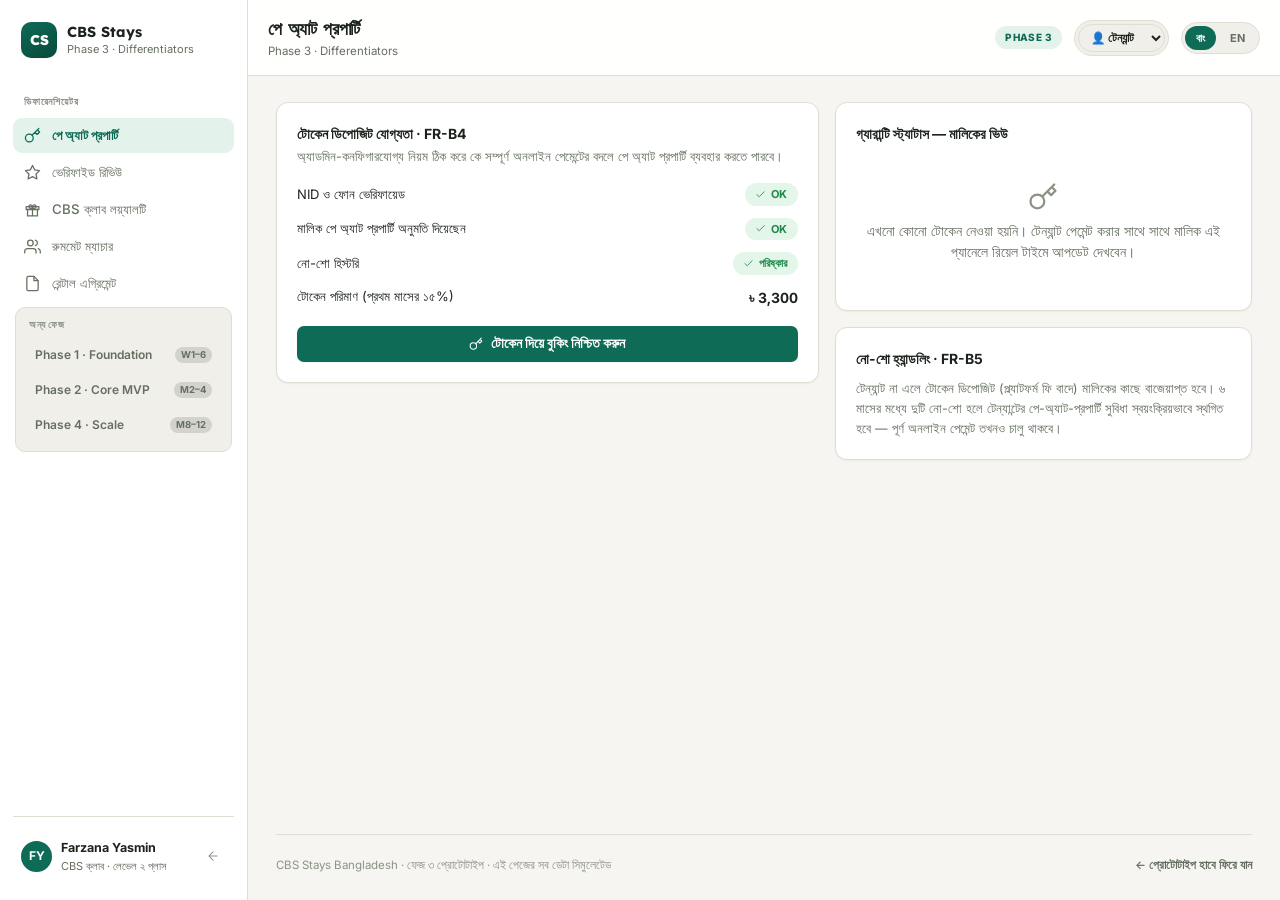
<file: phase3/index.html>
<!DOCTYPE html>
<html lang="bn">
<head>
<meta charset="UTF-8">
<meta name="viewport" content="width=device-width, initial-scale=1.0">
<title>CBS Stays — Phase 3 Differentiators</title>
<link rel="stylesheet" href="../assets/css/style.css">
<style>
.tier-card{border-radius:var(--radius-lg);padding:20px;position:relative;overflow:hidden;color:#fff}
.tier-1{background:linear-gradient(145deg,#4a5a46,#28331f)}
.tier-2{background:linear-gradient(145deg,#2a6b58,#0e3b30)}
.tier-3{background:linear-gradient(145deg,#6b4a1f,#3b260e)}
.tier-card .tier-label{font-size:10.5px;font-weight:700;letter-spacing:.08em;text-transform:uppercase;opacity:.75}
.tier-card h3{font-size:18px;margin:5px 0 12px}
.tier-card ul{margin:0;padding:0;list-style:none;display:flex;flex-direction:column;gap:7px;font-size:12.5px}
.tier-card ul li{display:flex;gap:7px;align-items:flex-start;opacity:.92}
.tier-card .tier-req{font-size:11px;opacity:.7;margin-top:14px;padding-top:12px;border-top:1px solid rgba(255,255,255,.18)}
.tier-badge-current{position:absolute;top:14px;right:14px;background:rgba(255,255,255,.18);font-size:10px;font-weight:700;padding:4px 10px;border-radius:999px}

.review-card{display:flex;gap:13px}
.review-stars{display:flex;gap:2px;color:var(--accent)}
.review-stars .icon{width:13px;height:13px}
.review-body{flex:1;min-width:0}
.review-top{display:flex;justify-content:space-between;gap:8px;align-items:baseline}
.owner-reply{margin-top:10px;background:var(--surface-2);border-radius:9px;padding:10px 12px;font-size:12.5px}
.owner-reply b{color:var(--brand)}

.match-card{display:flex;gap:13px;align-items:center}
.match-score{width:46px;height:46px;border-radius:999px;background:var(--brand-soft);color:var(--brand-soft-ink);display:flex;align-items:center;justify-content:center;font-weight:800;font-size:13px;flex:none}
.match-meta{display:flex;gap:10px;flex-wrap:wrap;font-size:11.5px;color:var(--fg-muted);margin-top:4px}
.match-meta span{display:flex;align-items:center;gap:4px}

.agreement-doc{background:var(--surface);border:1px solid var(--border);border-radius:var(--radius-lg);padding:26px;font-family:var(--font-mono);font-size:12px;line-height:1.9;box-shadow:var(--shadow-sm)}
.agreement-doc .ag-title{font-family:var(--font-display);font-size:15px;font-weight:700;margin-bottom:4px;text-align:center}
.agreement-doc .ag-sub{text-align:center;color:var(--fg-muted);margin-bottom:18px;font-family:var(--font-body);font-size:11.5px}
.agreement-doc .ag-field{display:flex;justify-content:space-between;border-bottom:1px dotted var(--border-strong);padding:4px 0}
.sign-box{border:1px dashed var(--border-strong);border-radius:9px;padding:16px;text-align:center;margin-top:8px;font-family:var(--font-body);font-size:12px;color:var(--fg-faint)}
.sign-box.signed{border-color:var(--brand);color:var(--brand);background:var(--brand-soft);font-weight:700}
.stamp-pill{display:inline-flex;align-items:center;gap:5px;font-family:var(--font-body);font-size:11px;font-weight:600;color:var(--brand)}

/* ---- notifications ---- */
.notif-matrix{display:flex;flex-direction:column}
.notif-row{display:grid;grid-template-columns:minmax(0,1.6fr) repeat(4,64px);gap:8px;align-items:center;padding:11px 0;border-bottom:1px solid var(--border)}
.notif-row:first-child{padding-top:0}
.notif-row:last-child{border-bottom:none}
.notif-row.head{font-size:10.5px;font-weight:700;text-transform:uppercase;letter-spacing:.05em;color:var(--fg-faint)}
.notif-row .ch{display:flex;justify-content:center}
@media (max-width:620px){.notif-row{grid-template-columns:minmax(0,1fr) repeat(4,44px);font-size:12px}}
.notif-feed{display:flex;flex-direction:column;gap:0}
.notif-item{display:flex;gap:12px;padding:12px 0;border-bottom:1px solid var(--border)}
.notif-item:last-child{border-bottom:none}
.notif-ic{width:32px;height:32px;border-radius:9px;background:var(--surface-2);display:flex;align-items:center;justify-content:center;flex:none}
.notif-chan{font-size:10px;font-weight:700;letter-spacing:.03em;text-transform:uppercase;color:var(--fg-faint)}

/* ---- no-show ---- */
.noshow-card{display:flex;gap:14px;align-items:flex-start}
.noshow-ic{width:38px;height:38px;border-radius:10px;background:var(--danger-soft);color:var(--danger);display:flex;align-items:center;justify-content:center;flex:none}
.noshow-count{display:flex;gap:4px;margin-top:6px}
.noshow-count span{width:22px;height:22px;border-radius:999px;background:var(--surface-3);color:var(--fg-faint);display:flex;align-items:center;justify-content:center;font-size:10.5px;font-weight:700}
.noshow-count span.hit{background:var(--danger-soft);color:var(--danger)}
</style>
</head>
<body>

<div class="app-shell">
  <aside class="app-sidebar" id="sidebar">
    <a class="sb-brand" href="../index.html">
      <div class="sb-brand-mark">CS</div>
      <div><div class="sb-brand-name">CBS Stays</div><div class="sb-brand-sub">Phase 3 · Differentiators</div></div>
    </a>

    <div class="sb-group" data-t="nav_group">Differentiators</div>
    <button class="sb-link active" data-view="pap" data-roles="tenant"><i data-icon="key"></i><span data-t="nav_pap">Pay at Property</span></button>
    <button class="sb-link" data-view="reviews" data-roles="tenant"><i data-icon="star"></i><span data-t="nav_reviews">Verified Reviews</span></button>
    <button class="sb-link" data-view="loyalty" data-roles="tenant"><i data-icon="gift"></i><span data-t="nav_loyalty">CBS Club Loyalty</span></button>
    <button class="sb-link" data-view="matcher" data-roles="tenant"><i data-icon="users"></i><span data-t="nav_matcher">Roommate Matcher</span></button>
    <button class="sb-link" data-view="agreement" data-roles="tenant"><i data-icon="file"></i><span data-t="nav_agreement">Rental Agreement</span></button>
    <button class="sb-link" data-view="notifications" data-roles="admin"><i data-icon="bell"></i><span data-t="nav_notif">Notifications</span></button>
    <button class="sb-link" data-view="noshow" data-roles="admin"><i data-icon="shield"></i><span data-t="nav_noshow">No-Show &amp; Suspension</span></button>

    <div class="phase-switch">
      <div class="phase-switch-label" data-t="other_phases">Other phases</div>
      <a href="../phase1/index.html">Phase 1 · Foundation<span class="chip">W1–6</span></a>
      <a href="../phase2/index.html">Phase 2 · Core MVP<span class="chip">M2–4</span></a>
      <a href="../phase4/index.html">Phase 4 · Scale<span class="chip">M8–12</span></a>
    </div>

    <div class="sb-foot">
      <div class="sb-acct">
        <div class="avatar" id="acctAvatar">FY</div>
        <div><div class="sb-acct-name" id="acctName">Farzana Yasmin</div><div class="sb-acct-role" id="acctRole">CBS Club · Level 2 Plus</div></div>
        <a class="sb-logout" href="../index.html" title="Exit prototype"><i data-icon="back" data-icon-cls="icon-sm"></i></a>
      </div>
    </div>
  </aside>

  <div class="app-main">
    <div class="app-topbar">
      <button class="menu-btn" id="menuBtn"><i data-icon="menu" data-icon-cls="icon-sm"></i></button>
      <div class="app-topbar-title"><h1 id="viewTitle" data-t="nav_pap">Pay at Property</h1><div class="crumbs" id="viewCrumb">Phase 3 · Differentiators</div></div>
      <span class="phase-pill">Phase 3</span>
      <div class="lang-toggle" style="margin-left:0">
        <select id="roleSwitch" style="font-size:11.5px;font-weight:700;padding:5px 8px;border-radius:999px;border:1px solid var(--border);background:var(--surface-2);color:var(--fg)">
          <option value="tenant" data-t="role_opt_tenant">👤 Tenant</option>
          <option value="admin" data-t="role_opt_admin">🛡 Admin</option>
        </select>
      </div>
      <div class="lang-toggle" style="margin-left:0"><button class="active" data-lang="bn">বাং</button><button data-lang="en">EN</button></div>
    </div>

    <div class="app-view">

      <!-- ===== PAY AT PROPERTY ===== -->
      <section class="view-section active" id="view-pap">
        <div class="two-col">
          <div>
            <div class="card">
              <div style="font-weight:700;font-size:14px;margin-bottom:4px" data-t="pap_title">Token deposit eligibility · FR-B4</div>
              <div class="muted" style="font-size:12.5px;margin-bottom:16px" data-t="pap_sub">Admin-configurable rules decide who can use Pay at Property instead of full online payment.</div>
              <div style="display:flex;flex-direction:column;gap:12px">
                <div style="display:flex;justify-content:space-between;align-items:center"><span style="font-size:13px" data-t="pap_c1">NID &amp; phone verified</span><span class="badge badge-ok"><i data-icon="check" data-icon-cls="icon-sm"></i>OK</span></div>
                <div style="display:flex;justify-content:space-between;align-items:center"><span style="font-size:13px" data-t="pap_c2">Owner allows Pay at Property</span><span class="badge badge-ok"><i data-icon="check" data-icon-cls="icon-sm"></i>OK</span></div>
                <div style="display:flex;justify-content:space-between;align-items:center"><span style="font-size:13px" data-t="pap_c3">No-show history</span><span class="badge badge-ok"><i data-icon="check" data-icon-cls="icon-sm"></i><span data-t="pap_clean">Clean</span></span></div>
                <div style="display:flex;justify-content:space-between;align-items:center"><span style="font-size:13px" data-t="pap_c4">Token amount (15% of first month)</span><span class="tabular" style="font-weight:700">৳ 3,300</span></div>
              </div>
              <button class="btn btn-primary btn-block" style="margin-top:18px" id="secureTokenBtn"><i data-icon="key" data-icon-cls="icon-sm"></i><span data-t="pap_secure">Secure booking with token</span></button>
            </div>
          </div>
          <div>
            <div class="card" id="guaranteePanel">
              <div style="font-weight:700;font-size:14px;margin-bottom:10px" data-t="pap_status_title">Guarantee status — owner view</div>
              <div class="empty" style="padding:28px 10px">
                <i data-icon="key" data-icon-cls="icon-lg"></i>
                <span data-t="pap_status_empty">No token secured yet. The owner sees this panel update in real time once the tenant pays.</span>
              </div>
            </div>
            <div class="card" style="margin-top:16px">
              <div style="font-weight:700;font-size:14px;margin-bottom:10px" data-t="pap_noshow_title">No-show handling · FR-B5</div>
              <div style="font-size:12.5px;color:var(--fg-muted);line-height:1.6" data-t="pap_noshow_body">If the tenant does not arrive, the token deposit is forfeited to the owner (minus the platform fee). Two no-shows in a rolling 6 months automatically suspends the tenant's Pay-at-Property privilege — full online payment is still available.</div>
            </div>
          </div>
        </div>
      </section>

      <!-- ===== REVIEWS ===== -->
      <section class="view-section" id="view-reviews">
        <div class="grid cards-3" style="margin-bottom:22px">
          <div class="card"><div class="stat-label"><i data-icon="star" data-icon-cls="icon-sm"></i><span data-t="rv_avg">Average rating</span></div><div class="stat-value tabular">4.8</div><div class="stat-sub muted" data-t="rv_avg_sub">32 verified reviews</div></div>
          <div class="card"><div class="stat-label"><i data-icon="check" data-icon-cls="icon-sm"></i><span data-t="rv_verified">Verified-stay only</span></div><div class="stat-value" style="font-size:18px;color:var(--ok)" data-t="rv_enforced">Enforced</div><div class="stat-sub muted" data-t="rv_verified_sub">No review without a completed stay</div></div>
          <div class="card"><div class="stat-label"><i data-icon="shield" data-icon-cls="icon-sm"></i><span data-t="rv_super">Superhost status</span></div><div class="stat-value" style="font-size:18px;color:var(--brand)" data-t="rv_yes">Yes</div><div class="stat-sub muted" data-t="rv_super_sub">Rating, response rate, low cancellations</div></div>
        </div>
        <div class="section-title"><h2 data-t="h_reviews">Recent reviews</h2></div>
        <div style="display:flex;flex-direction:column;gap:14px" id="reviewList"></div>
      </section>

      <!-- ===== LOYALTY ===== -->
      <section class="view-section" id="view-loyalty">
        <div class="section-title"><h2 data-t="h_loyalty">CBS Club tiers · FR-T9</h2><span class="count" data-t="h_loyalty_sub">Discounts apply automatically at checkout, capped by admin rules</span></div>
        <div class="grid cards-3">
          <div class="tier-card tier-1">
            <div class="tier-label" data-t="t1_label">Level 1 · Member</div>
            <h3 data-t="t1_name">First completed stay</h3>
            <ul>
              <li><i data-icon="check" data-icon-cls="icon-sm"></i><span data-t="t1_b1">5% off platform fee on partner services</span></li>
              <li><i data-icon="check" data-icon-cls="icon-sm"></i><span data-t="t1_b2">Movers, cleaning, furniture rental</span></li>
            </ul>
            <div class="tier-req" data-t="t1_req">Unlocked after 1 completed stay</div>
          </div>
          <div class="tier-card tier-2">
            <div class="tier-badge-current" data-t="current_tier">Your tier</div>
            <div class="tier-label" data-t="t2_label">Level 2 · Plus</div>
            <h3 data-t="t2_name">2 completed stays</h3>
            <ul>
              <li><i data-icon="check" data-icon-cls="icon-sm"></i><span data-t="t2_b1">10% off service fees</span></li>
              <li><i data-icon="check" data-icon-cls="icon-sm"></i><span data-t="t2_b2">Free early check-in, subject to availability</span></li>
            </ul>
            <div class="tier-req" data-t="t2_req">You are here — 2 stays completed</div>
          </div>
          <div class="tier-card tier-3">
            <div class="tier-label" data-t="t3_label">Level 3 · VIP</div>
            <h3 data-t="t3_name">5 stays or 6-month tenancy</h3>
            <ul>
              <li><i data-icon="check" data-icon-cls="icon-sm"></i><span data-t="t3_b1">15% off service fees</span></li>
              <li><i data-icon="check" data-icon-cls="icon-sm"></i><span data-t="t3_b2">Priority support</span></li>
            </ul>
            <div class="tier-req" data-t="t3_req">3 more stays to unlock</div>
          </div>
        </div>
      </section>

      <!-- ===== MATCHER ===== -->
      <section class="view-section" id="view-matcher">
        <div class="section-title"><h2 data-t="h_matcher">Roommate &amp; mess matches · FR-C3</h2><span class="count" data-t="h_matcher_sub">Matched by budget, gender, diet and schedule</span></div>
        <div style="display:flex;flex-direction:column;gap:12px" id="matchList"></div>
      </section>

      <!-- ===== AGREEMENT ===== -->
      <section class="view-section" id="view-agreement">
        <div class="two-col">
          <div class="agreement-doc">
            <div class="ag-title" data-t="ag_title">Digital Rental Agreement (বাড়ি ভাড়ার চুক্তি)</div>
            <div class="ag-sub" data-t="ag_sub">Prefilled from booking data · stamp-paper requirement supported · FR-C4</div>
            <div class="ag-field"><span data-t="ag_owner">Owner / Lessor</span><span>Md. Kamal Hossain</span></div>
            <div class="ag-field"><span data-t="ag_tenant">Tenant / Lessee</span><span>Farzana Yasmin</span></div>
            <div class="ag-field"><span data-t="ag_addr">Property</span><span>Flat 3B, Rd 27, Dhanmondi</span></div>
            <div class="ag-field"><span data-t="ag_term">Term</span><span>12 months, from Dec 1, 2026</span></div>
            <div class="ag-field"><span data-t="ag_rent">Monthly rent</span><span>৳ 22,000</span></div>
            <div class="ag-field"><span data-t="ag_deposit">Security deposit</span><span>৳ 44,000 (2 months)</span></div>
            <div class="ag-field"><span data-t="ag_stamp">Stamp paper (e-stamp)</span><span class="stamp-pill"><i data-icon="shield" data-icon-cls="icon-sm"></i>৳ 300 — <span data-t="ag_stamp_status">attached on final sign</span></span></div>
            <div class="sign-box" id="ownerSign" data-t="ag_owner_wait">Awaiting owner e-signature</div>
            <div class="sign-box" id="tenantSign" data-t="ag_tenant_wait">Awaiting tenant e-signature</div>
          </div>
          <div>
            <div class="card">
              <div style="font-weight:700;font-size:14px;margin-bottom:10px" data-t="ag_panel_title">E-signature</div>
              <div class="muted" style="font-size:12.5px;margin-bottom:16px" data-t="ag_panel_sub">For tenancies over 30 days, both parties sign digitally. CBS stores the signed copy and supports the stamp-paper requirement. Legal review required before launch (OQ-4).</div>
              <button class="btn btn-outline btn-block" style="margin-bottom:9px" id="ownerSignBtn" data-t="ag_sign_owner">Sign as owner (demo)</button>
              <button class="btn btn-primary btn-block" id="tenantSignBtn" data-t="ag_sign_tenant">Sign as tenant (demo)</button>
            </div>
            <div class="card" style="margin-top:16px">
              <div style="font-weight:700;font-size:14px;margin-bottom:8px" data-t="ag_police_title">Tenant police registration · FR-C5</div>
              <div class="muted" style="font-size:12.5px" data-t="ag_police_body">Where local rules require it (e.g. the Dhaka tenant information form), the same booking data generates an exportable copy for the owner. Applicability to be confirmed with counsel (OQ-4).</div>
            </div>
          </div>
        </div>
      </section>

      <!-- ===== NOTIFICATIONS CENTER ===== -->
      <section class="view-section" id="view-notifications">
        <div class="section-title"><h2 data-t="h_notif">Notification matrix · Section 11</h2><span class="count" data-t="h_notif_sub">SMS (primary), email, web push, WhatsApp (optional)</span></div>
        <div class="card">
          <div class="notif-matrix" id="notifMatrix"></div>
        </div>
        <div class="section-title"><h2 data-t="h_notif_feed">Live feed (demo)</h2></div>
        <div class="card"><div class="notif-feed" id="notifFeed"></div></div>
      </section>

      <!-- ===== NO-SHOW & SUSPENSION (admin, FR-B5) ===== -->
      <section class="view-section" id="view-noshow">
        <div class="section-title"><h2 data-t="h_noshow">No-show incidents · FR-B5 (admin view)</h2><span class="count" data-t="h_noshow_sub">Two no-shows in a rolling 6 months suspends Pay-at-Property</span></div>
        <div style="display:flex;flex-direction:column;gap:14px" id="noshowList"></div>
      </section>

      <div class="app-footer">
        <span data-t="footer_note">CBS Stays Bangladesh · Phase 3 prototype · all data on this page is simulated</span>
        <a href="../index.html" data-t="footer_hub">← Back to prototype hub</a>
      </div>
    </div>
  </div>
</div>

<script src="../assets/js/common.js"></script>
<script>
window.PAGE_CRUMB = 'Phase 3 · Differentiators';
window.I18N = {
  bn:{
    nav_group:'ডিফারেনশিয়েটর', nav_pap:'পে অ্যাট প্রপার্টি', nav_reviews:'ভেরিফাইড রিভিউ', nav_loyalty:'CBS ক্লাব লয়্যালটি',
    nav_matcher:'রুমমেট ম্যাচার', nav_agreement:'রেন্টাল এগ্রিমেন্ট', other_phases:'অন্য ফেজ', role_tenant:'CBS ক্লাব · লেভেল ২ প্লাস',
    role_opt_tenant:'👤 টেন্যান্ট', role_opt_admin:'🛡 অ্যাডমিন',
    footer_note:'CBS Stays Bangladesh · ফেজ ৩ প্রোটোটাইপ · এই পেজের সব ডেটা সিমুলেটেড', footer_hub:'← প্রোটোটাইপ হাবে ফিরে যান',
    nav_notif:'নোটিফিকেশন', nav_noshow:'নো-শো ও সাসপেনশন',
    h_notif:'নোটিফিকেশন ম্যাট্রিক্স · সেকশন ১১', h_notif_sub:'SMS (প্রাইমারি), ইমেইল, ওয়েব পুশ, হোয়াটসঅ্যাপ (ঐচ্ছিক)',
    n_event:'ইভেন্ট', n_booking_conf:'বুকিং নিশ্চিত', n_payment:'পেমেন্ট প্রাপ্ত', n_payout:'পেআউট পাঠানো', n_review_req:'রিভিউ রিকোয়েস্ট', n_listing_exp:'লিস্টিং মেয়াদোত্তীর্ণ',
    h_notif_feed:'লাইভ ফিড (ডেমো)',
    h_noshow:'নো-শো ইনসিডেন্ট · FR-B5 (অ্যাডমিন ভিউ)', h_noshow_sub:'৬ মাসের মধ্যে দুটি নো-শো হলে পে-অ্যাট-প্রপার্টি সাসপেন্ড হবে',
    noshow_privilege:'পে-অ্যাট-প্রপার্টি সুবিধা', noshow_active:'সক্রিয়', noshow_suspended:'স্থগিত', noshow_suspend_btn:'সুবিধা স্থগিত করুন', noshow_restore_btn:'সুবিধা পুনর্বহাল করুন',
    pap_title:'টোকেন ডিপোজিট যোগ্যতা · FR-B4', pap_sub:'অ্যাডমিন-কনফিগারযোগ্য নিয়ম ঠিক করে কে সম্পূর্ণ অনলাইন পেমেন্টের বদলে পে অ্যাট প্রপার্টি ব্যবহার করতে পারবে।',
    pap_c1:'NID ও ফোন ভেরিফায়েড', pap_c2:'মালিক পে অ্যাট প্রপার্টি অনুমতি দিয়েছেন', pap_c3:'নো-শো হিস্টরি', pap_c4:'টোকেন পরিমাণ (প্রথম মাসের ১৫%)', pap_clean:'পরিষ্কার',
    pap_secure:'টোকেন দিয়ে বুকিং নিশ্চিত করুন',
    pap_status_title:'গ্যারান্টি স্ট্যাটাস — মালিকের ভিউ', pap_status_empty:'এখনো কোনো টোকেন নেওয়া হয়নি। টেন্যান্ট পেমেন্ট করার সাথে সাথে মালিক এই প্যানেলে রিয়েল টাইমে আপডেট দেখবেন।',
    pap_noshow_title:'নো-শো হ্যান্ডলিং · FR-B5', pap_noshow_body:'টেন্যান্ট না এলে টোকেন ডিপোজিট (প্ল্যাটফর্ম ফি বাদে) মালিকের কাছে বাজেয়াপ্ত হবে। ৬ মাসের মধ্যে দুটি নো-শো হলে টেন্যান্টের পে-অ্যাট-প্রপার্টি সুবিধা স্বয়ংক্রিয়ভাবে স্থগিত হবে — পূর্ণ অনলাইন পেমেন্ট তখনও চালু থাকবে।',
    rv_avg:'গড় রেটিং', rv_avg_sub:'৩২টি ভেরিফাইড রিভিউ', rv_verified:'শুধু ভেরিফাইড-স্টে', rv_enforced:'কার্যকর', rv_verified_sub:'সম্পূর্ণ স্টে ছাড়া কোনো রিভিউ নয়',
    rv_super:'সুপারহোস্ট স্ট্যাটাস', rv_yes:'হ্যাঁ', rv_super_sub:'রেটিং, রেসপন্স রেট, কম ক্যান্সেলেশন',
    h_reviews:'সাম্প্রতিক রিভিউ',
    h_loyalty:'CBS ক্লাব টিয়ার · FR-T9', h_loyalty_sub:'চেকআউটে ডিসকাউন্ট স্বয়ংক্রিয়ভাবে প্রযোজ্য হয়, অ্যাডমিন নিয়মে ক্যাপড',
    t1_label:'লেভেল ১ · মেম্বার', t1_name:'প্রথম সম্পূর্ণ স্টে', t1_b1:'পার্টনার সার্ভিসে প্ল্যাটফর্ম ফি-তে ৫% ছাড়', t1_b2:'মুভার্স, ক্লিনিং, ফার্নিচার রেন্টাল', t1_req:'১টি সম্পূর্ণ স্টে-এর পর আনলক',
    current_tier:'আপনার টিয়ার', t2_label:'লেভেল ২ · প্লাস', t2_name:'২টি সম্পূর্ণ স্টে', t2_b1:'সার্ভিস ফি-তে ১০% ছাড়', t2_b2:'উপলব্ধতা সাপেক্ষে ফ্রি আর্লি চেক-ইন', t2_req:'আপনি এখানে আছেন — ২টি স্টে সম্পন্ন',
    t3_label:'লেভেল ৩ · VIP', t3_name:'৫টি স্টে বা ৬-মাসের টেন্যান্সি', t3_b1:'সার্ভিস ফি-তে ১৫% ছাড়', t3_b2:'প্রায়োরিটি সাপোর্ট', t3_req:'আনলক করতে আরও ৩টি স্টে প্রয়োজন',
    h_matcher:'রুমমেট ও মেস ম্যাচ · FR-C3', h_matcher_sub:'বাজেট, জেন্ডার, ডায়েট ও সময়সূচি অনুযায়ী ম্যাচ করা',
    ag_title:'ডিজিটাল রেন্টাল এগ্রিমেন্ট (বাড়ি ভাড়ার চুক্তি)', ag_sub:'বুকিং ডেটা থেকে প্রিফিলড · স্ট্যাম্প-পেপার সাপোর্টেড · FR-C4',
    ag_owner:'মালিক / লেসর', ag_tenant:'টেন্যান্ট / লেসি', ag_addr:'প্রপার্টি', ag_term:'মেয়াদ', ag_rent:'মাসিক ভাড়া', ag_deposit:'সিকিউরিটি ডিপোজিট',
    ag_owner_wait:'মালিকের ই-স্বাক্ষরের অপেক্ষায়', ag_tenant_wait:'টেন্যান্টের ই-স্বাক্ষরের অপেক্ষায়',
    ag_panel_title:'ই-স্বাক্ষর', ag_panel_sub:'৩০ দিনের বেশি মেয়াদের টেন্যান্সির জন্য উভয় পক্ষ ডিজিটালি স্বাক্ষর করেন। CBS স্বাক্ষরিত কপি সংরক্ষণ করে এবং স্ট্যাম্প-পেপার প্রয়োজনীয়তা সাপোর্ট করে। লঞ্চের আগে আইনি পর্যালোচনা প্রয়োজন (OQ-4)।',
    ag_sign_owner:'মালিক হিসেবে স্বাক্ষর করুন (ডেমো)', ag_sign_tenant:'টেন্যান্ট হিসেবে স্বাক্ষর করুন (ডেমো)',
    ag_police_title:'টেন্যান্ট পুলিশ নিবন্ধন · FR-C5', ag_police_body:'স্থানীয় নিয়মে প্রয়োজন হলে (যেমন ঢাকা টেন্যান্ট ইনফরমেশন ফর্ম), একই বুকিং ডেটা থেকে মালিকের জন্য এক্সপোর্টযোগ্য কপি তৈরি হয়। প্রযোজ্যতা আইনজীবীর সাথে নিশ্চিত করা হবে (OQ-4)।',
  },
  en:{
    nav_group:'Differentiators', nav_pap:'Pay at Property', nav_reviews:'Verified Reviews', nav_loyalty:'CBS Club Loyalty',
    nav_matcher:'Roommate Matcher', nav_agreement:'Rental Agreement', other_phases:'Other phases', role_tenant:'CBS Club · Level 2 Plus',
    role_opt_tenant:'👤 Tenant', role_opt_admin:'🛡 Admin',
    footer_note:'CBS Stays Bangladesh · Phase 3 prototype · all data on this page is simulated', footer_hub:'← Back to prototype hub',
    nav_notif:'Notifications', nav_noshow:'No-Show & Suspension',
    h_notif:'Notification matrix · Section 11', h_notif_sub:'SMS (primary), email, web push, WhatsApp (optional)',
    n_event:'Event', n_booking_conf:'Booking confirmed', n_payment:'Payment received', n_payout:'Payout sent', n_review_req:'Review request', n_listing_exp:'Listing expiry',
    h_notif_feed:'Live feed (demo)',
    h_noshow:'No-show incidents · FR-B5 (admin view)', h_noshow_sub:'Two no-shows in a rolling 6 months suspends Pay-at-Property',
    noshow_privilege:'Pay-at-Property privilege', noshow_active:'Active', noshow_suspended:'Suspended', noshow_suspend_btn:'Suspend privilege', noshow_restore_btn:'Restore privilege',
    pap_title:'Token deposit eligibility · FR-B4', pap_sub:'Admin-configurable rules decide who can use Pay at Property instead of full online payment.',
    pap_c1:'NID & phone verified', pap_c2:'Owner allows Pay at Property', pap_c3:'No-show history', pap_c4:'Token amount (15% of first month)', pap_clean:'Clean',
    pap_secure:'Secure booking with token',
    pap_status_title:'Guarantee status — owner view', pap_status_empty:'No token secured yet. The owner sees this panel update in real time once the tenant pays.',
    pap_noshow_title:'No-show handling · FR-B5', pap_noshow_body:"If the tenant does not arrive, the token deposit is forfeited to the owner (minus the platform fee). Two no-shows in a rolling 6 months automatically suspends the tenant's Pay-at-Property privilege — full online payment is still available.",
    rv_avg:'Average rating', rv_avg_sub:'32 verified reviews', rv_verified:'Verified-stay only', rv_enforced:'Enforced', rv_verified_sub:'No review without a completed stay',
    rv_super:'Superhost status', rv_yes:'Yes', rv_super_sub:'Rating, response rate, low cancellations',
    h_reviews:'Recent reviews',
    h_loyalty:'CBS Club tiers · FR-T9', h_loyalty_sub:'Discounts apply automatically at checkout, capped by admin rules',
    t1_label:'Level 1 · Member', t1_name:'First completed stay', t1_b1:'5% off platform fee on partner services', t1_b2:'Movers, cleaning, furniture rental', t1_req:'Unlocked after 1 completed stay',
    current_tier:'Your tier', t2_label:'Level 2 · Plus', t2_name:'2 completed stays', t2_b1:'10% off service fees', t2_b2:'Free early check-in, subject to availability', t2_req:'You are here — 2 stays completed',
    t3_label:'Level 3 · VIP', t3_name:'5 stays or 6-month tenancy', t3_b1:'15% off service fees', t3_b2:'Priority support', t3_req:'3 more stays to unlock',
    h_matcher:'Roommate & mess matches · FR-C3', h_matcher_sub:'Matched by budget, gender, diet and schedule',
    ag_title:'Digital Rental Agreement (বাড়ি ভাড়ার চুক্তি)', ag_sub:'Prefilled from booking data · stamp-paper requirement supported · FR-C4',
    ag_owner:'Owner / Lessor', ag_tenant:'Tenant / Lessee', ag_addr:'Property', ag_term:'Term', ag_rent:'Monthly rent', ag_deposit:'Security deposit',
    ag_owner_wait:'Awaiting owner e-signature', ag_tenant_wait:'Awaiting tenant e-signature',
    ag_panel_title:'E-signature', ag_panel_sub:'For tenancies over 30 days, both parties sign digitally. CBS stores the signed copy and supports the stamp-paper requirement. Legal review required before launch (OQ-4).',
    ag_sign_owner:'Sign as owner (demo)', ag_sign_tenant:'Sign as tenant (demo)',
    ag_police_title:'Tenant police registration · FR-C5', ag_police_body:'Where local rules require it (e.g. the Dhaka tenant information form), the same booking data generates an exportable copy for the owner. Applicability to be confirmed with counsel (OQ-4).',
  }
};

/* ---- pay at property ---- */
function secureToken(){
  document.getElementById('guaranteePanel').innerHTML = `
    <div style="font-weight:700;font-size:14px;margin-bottom:10px" data-t="pap_status_title">${window.I18N[LANG].pap_status_title}</div>
    <div class="card" style="background:var(--ok-soft);border:none">
      <div style="display:flex;align-items:center;gap:10px;margin-bottom:8px"><span class="badge badge-ok">${icon('check','icon-sm')}${LANG==='bn'?'টোকেন প্রাপ্ত':'Token received'}</span></div>
      <div style="font-size:13px;line-height:1.7">
        <b>Farzana Yasmin</b> — ৳ 3,300 ${LANG==='bn'?'টোকেন বিকাশে প্রাপ্ত হয়েছে। বাকি ৳ 18,700 চেক-ইনে নগদ বা ওয়ালেটে।':'token received via bKash. Remaining ৳ 18,700 due in cash or wallet at check-in.'}
      </div>
    </div>`;
  toastMsg(LANG==='bn'?'টোকেন সফলভাবে গ্রহণ করা হয়েছে':'Token received successfully','key');
}

/* ---- reviews ---- */
const reviews=[
  {name:'Farzana Yasmin',init:'FY',stars:5,date:'Nov 10, 2026',text:'Exactly as described — owner was responsive and the flat was spotless on arrival. Verified before I booked, which made the whole process feel safe.',reply:'Thank you, Farzana! Always happy to host verified tenants.'},
  {name:'Abu Rayhan Chowdhury',init:'AC',stars:4,date:'Oct 29, 2026',text:'Good location near the metro station. Gas supply was a bit irregular in the evenings, otherwise a comfortable stay.',reply:null},
  {name:'Jannatul Ferdous',init:'JF',stars:5,date:'Oct 12, 2026',text:'Booked as a mess seat for 3 months. Meals were on time and the owner handled a maintenance issue within a day.',reply:'Glad the maintenance team was quick — thanks for staying with us!'},
];
function renderReviews(){
  document.getElementById('reviewList').innerHTML = reviews.map(r=>`
    <div class="card review-card">
      <div class="avatar" style="width:38px;height:38px;font-size:13px">${r.init}</div>
      <div class="review-body">
        <div class="review-top">
          <div><b style="font-size:13.5px">${r.name}</b><div class="review-stars">${Array.from({length:5}).map((_,i)=>icon('star')).join('')}</div></div>
          <span class="muted mono" style="font-size:11px">${r.date}</span>
        </div>
        <div style="font-size:13px;margin-top:7px;line-height:1.6">${r.text}</div>
        ${r.reply ? `<div class="owner-reply"><b>${LANG==='bn'?'মালিকের রিপ্লাই:':'Owner reply:'}</b> ${r.reply}</div>` : ''}
      </div>
    </div>`).join('');
}

/* ---- matcher ---- */
const matches=[
  {name:'Sadia Islam',score:92,init:'SI',meta:['৳ 6,000 budget','Female','No dietary restriction','Dhaka University area']},
  {name:'Tanzim Ahmed',score:85,init:'TA',meta:['৳ 7,500 budget','Male','Halal only','BUET area']},
  {name:'Rumana Akter',score:78,init:'RA',meta:['৳ 5,500 budget','Female','Vegetarian','Dhanmondi office zone']},
];
function renderMatches(){
  document.getElementById('matchList').innerHTML = matches.map(m=>`
    <div class="card match-card">
      <div class="match-score">${m.score}%</div>
      <div class="avatar" style="width:38px;height:38px;font-size:13px">${m.init}</div>
      <div style="flex:1;min-width:0">
        <div style="font-weight:700;font-size:13.5px">${m.name}</div>
        <div class="match-meta">${m.meta.map(x=>`<span>${icon('check','icon-sm')}${x}</span>`).join('')}</div>
      </div>
      <button class="btn btn-outline btn-sm" data-action="matcher-msg">${LANG==='bn'?'বার্তা পাঠান':'Message'}</button>
    </div>`).join('');
}

/* ---- notification matrix (Section 11) ---- */
const notifEvents=['n_booking_conf','n_payment','n_payout','n_review_req','n_listing_exp'];
let notifState = {
  n_booking_conf:{sms:true,email:true,push:true,wa:false},
  n_payment:{sms:true,email:true,push:false,wa:false},
  n_payout:{sms:true,email:false,push:false,wa:false},
  n_review_req:{sms:false,email:true,push:true,wa:true},
  n_listing_exp:{sms:true,email:false,push:true,wa:false},
};
function renderNotifMatrix(){
  const t = window.I18N[LANG];
  let html = `<div class="notif-row head"><span>${t.n_event}</span><span class="ch">SMS</span><span class="ch">Email</span><span class="ch">Push</span><span class="ch">WhatsApp</span></div>`;
  html += notifEvents.map(ev=>{
    const s = notifState[ev];
    return `<div class="notif-row">
      <span style="font-weight:600">${t[ev]}</span>
      ${['sms','email','push','wa'].map(ch=>`<span class="ch"><div class="toggle ${s[ch]?'on':''}" data-notif-toggle="${ev}|${ch}"></div></span>`).join('')}
    </div>`;
  }).join('');
  document.getElementById('notifMatrix').innerHTML = html;
}
const notifFeedItems=[
  {ic:'check',chan:'SMS',text:{bn:'বুকিং নিশ্চিতকরণ পাঠানো হয়েছে Farzana Yasmin-কে',en:'Booking confirmation sent to Farzana Yasmin'},time:'10:42'},
  {ic:'wallet',chan:'Email',text:{bn:'পেআউট রসিদ পাঠানো হয়েছে Md. Kamal Hossain-কে',en:'Payout receipt emailed to Md. Kamal Hossain'},time:'09:15'},
  {ic:'star',chan:'Push',text:{bn:'রিভিউ রিকোয়েস্ট পুশ নোটিফিকেশন পাঠানো হয়েছে',en:'Review-request push notification sent'},time:'Yesterday'},
];
function renderNotifFeed(){
  document.getElementById('notifFeed').innerHTML = notifFeedItems.map(n=>`
    <div class="notif-item">
      <div class="notif-ic">${icon(n.ic,'icon-sm')}</div>
      <div style="flex:1;min-width:0">
        <div class="notif-chan">${n.chan}</div>
        <div style="font-size:12.5px;margin-top:2px">${n.text[LANG]}</div>
      </div>
      <span class="muted mono" style="font-size:11px;white-space:nowrap">${n.time}</span>
    </div>`).join('');
}

/* ---- no-show incidents (admin, FR-B5) ---- */
let noshowCases=[
  {name:'Rafiqul Amin',count:1,suspended:false,note:{bn:'জুনে ১টি নো-শো — ফ্ল্যাগড, এখনো সুবিধা সক্রিয়',en:'1 no-show in June — flagged, privilege still active'}},
  {name:'Tania Sultana',count:2,suspended:true,note:{bn:'৬ মাসের মধ্যে ২টি নো-শো — সুবিধা স্বয়ংক্রিয়ভাবে স্থগিত হয়েছে',en:'2 no-shows within 6 months — privilege auto-suspended'}},
];
function renderNoshow(){
  document.getElementById('noshowList').innerHTML = noshowCases.map((c,i)=>`
    <div class="card noshow-card">
      <div class="noshow-ic">${icon('shield')}</div>
      <div style="flex:1;min-width:0">
        <div style="display:flex;justify-content:space-between;gap:8px;flex-wrap:wrap"><b style="font-size:13.5px">${c.name}</b>${statusBadge(c.suspended?'suspended':'active', LANG==='bn'?(c.suspended?'স্থগিত':'সক্রিয়'):(c.suspended?'Suspended':'Active'))}</div>
        <div class="noshow-count">${[1,2].map(n=>`<span class="${n<=c.count?'hit':''}">${n}</span>`).join('')}</div>
        <div class="muted" style="font-size:12.5px;margin-top:8px;line-height:1.5">${c.note[LANG]}</div>
        <button class="btn ${c.suspended?'btn-outline':'btn-danger-outline'} btn-sm" style="margin-top:10px" data-noshow-action="${i}">${c.suspended ? window.I18N[LANG].noshow_restore_btn : window.I18N[LANG].noshow_suspend_btn}</button>
      </div>
    </div>`).join('');
}
function toggleNoshow(i){
  noshowCases[i].suspended = !noshowCases[i].suspended;
  renderNoshow();
  toastMsg(noshowCases[i].suspended ? (LANG==='bn'?'সুবিধা স্থগিত করা হয়েছে':'Privilege suspended') : (LANG==='bn'?'সুবিধা পুনর্বহাল করা হয়েছে':'Privilege restored'), 'shield');
}

/* ---- wiring ---- */
/* ---------------- role switcher (view-as) ---------------- */
const ROLE3_PEOPLE = {
  tenant:{name:'Farzana Yasmin',init:'FY',roleText:{bn:'CBS ক্লাব · লেভেল ২ প্লাস',en:'CBS Club · Level 2 Plus'},defaultView:'pap'},
  admin:{name:'CBS Ops',init:'CO',roleText:{bn:'অ্যাডমিন অপারেশনস',en:'Admin operations'},defaultView:'notifications'},
};
function applyRole3(role){
  const p=ROLE3_PEOPLE[role];
  document.getElementById('acctName').textContent=p.name;
  document.getElementById('acctAvatar').textContent=p.init;
  document.getElementById('acctRole').textContent=p.roleText[LANG];
  document.querySelectorAll('.sb-link[data-view]').forEach(btn=>{
    btn.style.display = (!btn.dataset.roles || btn.dataset.roles===role) ? '' : 'none';
  });
  showView(p.defaultView);
}

function wirePage(){
  document.getElementById('secureTokenBtn').addEventListener('click', secureToken);
  document.getElementById('ownerSignBtn').addEventListener('click',()=>{
    const el=document.getElementById('ownerSign');
    el.classList.add('signed'); el.removeAttribute('data-t');
    el.textContent = LANG==='bn' ? '✓ মালিক কর্তৃক স্বাক্ষরিত — Md. Kamal Hossain' : '✓ Signed by owner — Md. Kamal Hossain';
    toastMsg(LANG==='bn'?'মালিকের স্বাক্ষর সংরক্ষিত হয়েছে':'Owner signature recorded','check');
  });
  document.getElementById('tenantSignBtn').addEventListener('click',()=>{
    const el=document.getElementById('tenantSign');
    el.classList.add('signed'); el.removeAttribute('data-t');
    el.textContent = LANG==='bn' ? '✓ টেন্যান্ট কর্তৃক স্বাক্ষরিত — Farzana Yasmin' : '✓ Signed by tenant — Farzana Yasmin';
    toastMsg(LANG==='bn'?'টেন্যান্টের স্বাক্ষর সংরক্ষিত হয়েছে':'Tenant signature recorded','check');
  });
  document.addEventListener('click',e=>{
    if(e.target.closest('[data-action="matcher-msg"]')) toastMsg(LANG==='bn'?'ম্যাসেজিং (প্রোটোটাইপ)':'Messaging (prototype)','users');
    const nt=e.target.closest('[data-notif-toggle]');
    if(nt){ const [ev,ch]=nt.dataset.notifToggle.split('|'); notifState[ev][ch]=!notifState[ev][ch]; renderNotifMatrix(); return; }
    const ns=e.target.closest('[data-noshow-action]');
    if(ns){ toggleNoshow(parseInt(ns.dataset.noshowAction,10)); return; }
  });
  window.onLangChange = ()=>{ renderReviews(); renderMatches(); renderNotifMatrix(); renderNotifFeed(); renderNoshow(); applyRole3(document.getElementById('roleSwitch').value); };
  document.getElementById('roleSwitch').addEventListener('change',e=>applyRole3(e.target.value));
}

document.addEventListener('DOMContentLoaded', ()=>{
  hydrateIcons(document);
  renderReviews(); renderMatches(); renderNotifMatrix(); renderNotifFeed(); renderNoshow();
  wirePage();
  initNav('pap');
  initLang();
  applyRole3('tenant');
});
</script>
</body>
</html>
</file>
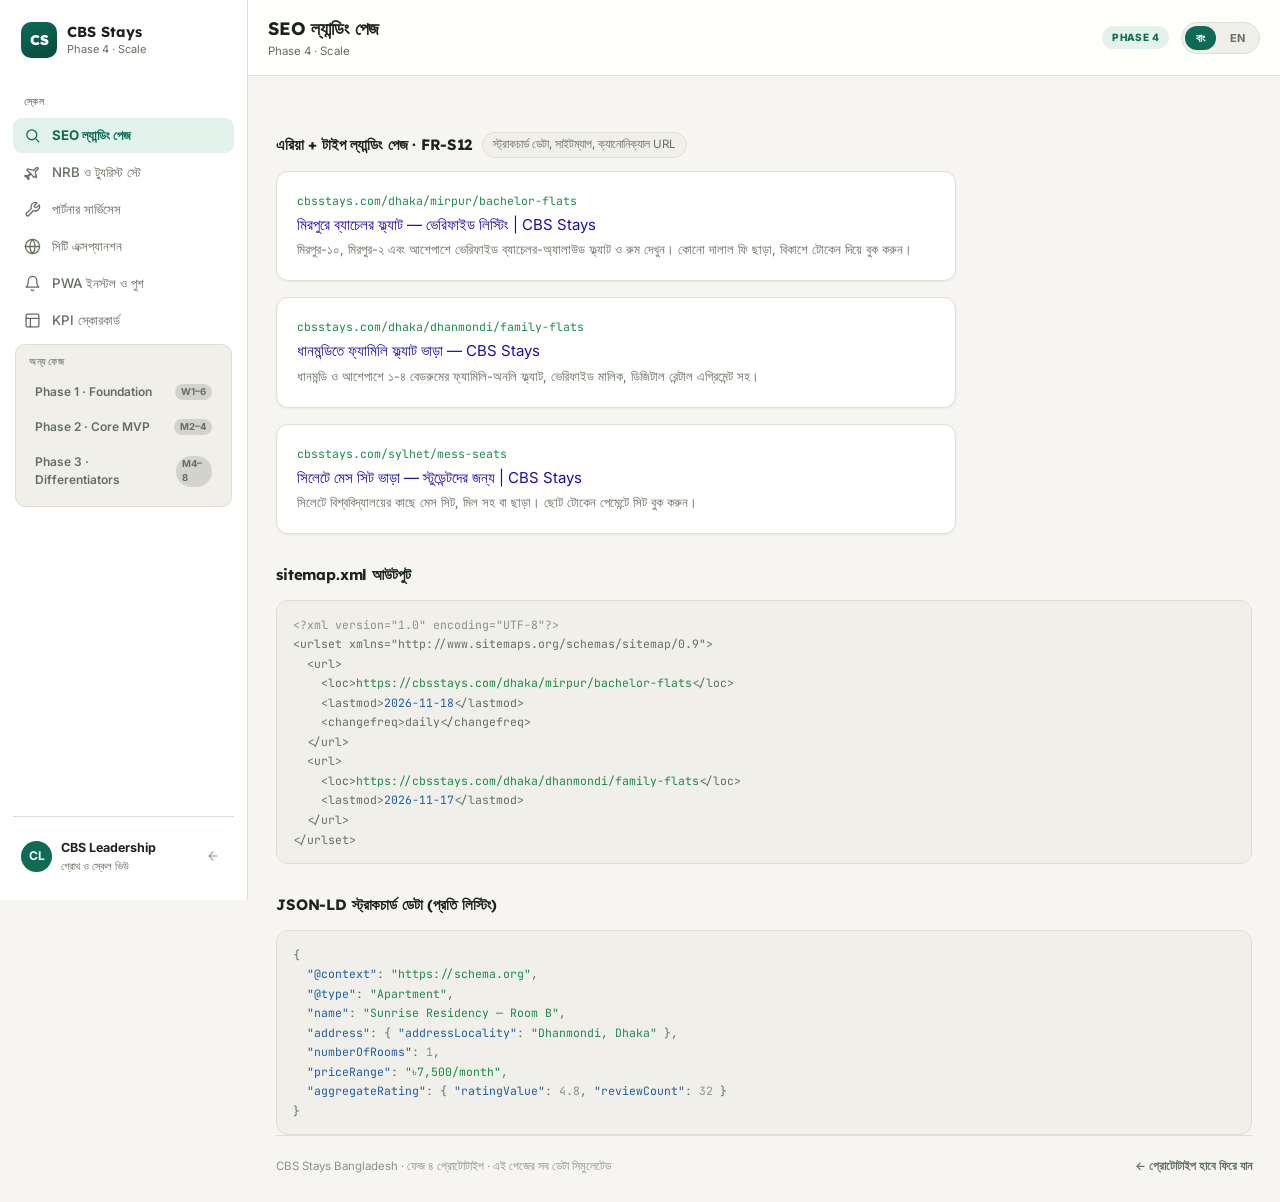
<file: phase4/index.html>
<!DOCTYPE html>
<html lang="bn">
<head>
<meta charset="UTF-8">
<meta name="viewport" content="width=device-width, initial-scale=1.0">
<title>CBS Stays — Phase 4 Scale</title>
<link rel="stylesheet" href="../assets/css/style.css">
<style>
.seo-card{display:flex;flex-direction:column;gap:5px}
.seo-url{font-family:var(--font-mono);font-size:11.5px;color:var(--ok)}
.seo-title{font-size:15px;color:#1a0dab}
.seo-desc{font-size:12.5px;color:var(--fg-muted);line-height:1.5}
@media (prefers-color-scheme:dark){:root:not([data-theme="light"]) .seo-title{color:#8ab4f8}}
:root[data-theme="dark"] .seo-title{color:#8ab4f8}

.city-card{display:flex;align-items:center;gap:14px}
.city-flag{width:44px;height:44px;border-radius:10px;display:flex;align-items:center;justify-content:center;color:#fff;font-weight:800;font-size:13px;flex:none}
.city-stat{display:flex;gap:18px;margin-top:6px}
.city-stat div{display:flex;flex-direction:column}
.city-stat .n{font-weight:700;font-family:var(--font-display);font-size:14px}
.city-stat .l{font-size:10.5px;color:var(--fg-muted)}

.partner-card{display:flex;flex-direction:column;gap:10px;text-align:center;align-items:center;padding:22px 16px}
.partner-ic{width:46px;height:46px;border-radius:12px;background:var(--brand-soft);color:var(--brand-soft-ink);display:flex;align-items:center;justify-content:center}

.nrb-row{display:flex;gap:14px;align-items:center}
.nrb-flag{width:38px;height:28px;border-radius:5px;background:var(--surface-3);display:flex;align-items:center;justify-content:center;font-size:10px;font-weight:700;color:var(--fg-muted);flex:none}

/* ---- code block (sitemap / structured data) ---- */
.code-block{background:var(--surface-2);border:1px solid var(--border);border-radius:var(--radius-md);padding:14px 16px;font-family:var(--font-mono);font-size:11.5px;line-height:1.7;overflow-x:auto;color:var(--fg-muted)}
.code-block .k{color:var(--info)}
.code-block .s{color:var(--ok)}
.code-block .c{color:var(--fg-faint)}

/* ---- PWA install mockup ---- */
.phone-frame{
  width:260px;margin:0 auto;border-radius:34px;background:var(--fg);padding:10px;box-shadow:var(--shadow-lg);
}
.phone-screen{background:var(--bg);border-radius:26px;overflow:hidden;position:relative;min-height:420px;display:flex;flex-direction:column}
.phone-notch{height:22px;display:flex;align-items:center;justify-content:center}
.phone-notch::after{content:'';width:60px;height:5px;border-radius:99px;background:var(--border-strong)}
.phone-body{flex:1;display:flex;flex-direction:column;align-items:center;justify-content:center;gap:10px;padding:20px;text-align:center}
.phone-app-icon{width:56px;height:56px;border-radius:16px;background:linear-gradient(155deg,var(--brand),var(--brand-ink));color:var(--brand-fg);display:flex;align-items:center;justify-content:center;font-family:var(--font-display);font-weight:800;font-size:20px;box-shadow:var(--shadow-md)}
.install-sheet{position:absolute;left:0;right:0;bottom:0;background:var(--surface);border-top:1px solid var(--border);border-radius:16px 16px 0 0;padding:16px;box-shadow:0 -8px 20px rgba(0,0,0,.12);transform:translateY(0);transition:transform .25s cubic-bezier(.2,.8,.3,1)}
.install-sheet.hidden-sheet{transform:translateY(110%)}
.push-row{display:flex;align-items:center;gap:12px;padding:13px 0;border-bottom:1px solid var(--border)}
.push-row:last-child{border-bottom:none}
.push-ic{width:34px;height:34px;border-radius:9px;background:var(--surface-2);display:flex;align-items:center;justify-content:center;flex:none}
</style>
</head>
<body>

<div class="app-shell">
  <aside class="app-sidebar" id="sidebar">
    <a class="sb-brand" href="../index.html">
      <div class="sb-brand-mark">CS</div>
      <div><div class="sb-brand-name">CBS Stays</div><div class="sb-brand-sub">Phase 4 · Scale</div></div>
    </a>

    <div class="sb-group" data-t="nav_group">Scale</div>
    <button class="sb-link active" data-view="seo"><i data-icon="search"></i><span data-t="nav_seo">SEO Landing Pages</span></button>
    <button class="sb-link" data-view="nrb"><i data-icon="plane"></i><span data-t="nav_nrb">NRB &amp; Tourist Stays</span></button>
    <button class="sb-link" data-view="partners"><i data-icon="tools"></i><span data-t="nav_partners">Partner Services</span></button>
    <button class="sb-link" data-view="cities"><i data-icon="globe"></i><span data-t="nav_cities">City Expansion</span></button>
    <button class="sb-link" data-view="pwa"><i data-icon="bell"></i><span data-t="nav_pwa">PWA Install &amp; Push</span></button>
    <button class="sb-link" data-view="kpi"><i data-icon="layout"></i><span data-t="nav_kpi">KPI Scorecard</span></button>

    <div class="phase-switch">
      <div class="phase-switch-label" data-t="other_phases">Other phases</div>
      <a href="../phase1/index.html">Phase 1 · Foundation<span class="chip">W1–6</span></a>
      <a href="../phase2/index.html">Phase 2 · Core MVP<span class="chip">M2–4</span></a>
      <a href="../phase3/index.html">Phase 3 · Differentiators<span class="chip">M4–8</span></a>
    </div>

    <div class="sb-foot">
      <div class="sb-acct">
        <div class="avatar">CL</div>
        <div><div class="sb-acct-name">CBS Leadership</div><div class="sb-acct-role" data-t="role_lead">Growth &amp; scale view</div></div>
        <a class="sb-logout" href="../index.html" title="Exit prototype"><i data-icon="back" data-icon-cls="icon-sm"></i></a>
      </div>
    </div>
  </aside>

  <div class="app-main">
    <div class="app-topbar">
      <button class="menu-btn" id="menuBtn"><i data-icon="menu" data-icon-cls="icon-sm"></i></button>
      <div class="app-topbar-title"><h1 id="viewTitle" data-t="nav_seo">SEO Landing Pages</h1><div class="crumbs" id="viewCrumb">Phase 4 · Scale</div></div>
      <span class="phase-pill">Phase 4</span>
      <div class="lang-toggle" style="margin-left:0"><button class="active" data-lang="bn">বাং</button><button data-lang="en">EN</button></div>
    </div>

    <div class="app-view">

      <!-- ===== SEO ===== -->
      <section class="view-section active" id="view-seo">
        <div class="section-title"><h2 data-t="h_seo">Area + type landing pages · FR-S12</h2><span class="count" data-t="h_seo_sub">Structured data, sitemaps, canonical URLs</span></div>
        <div style="display:flex;flex-direction:column;gap:16px;max-width:680px" id="seoList"></div>

        <div class="section-title"><h2 data-t="h_sitemap">sitemap.xml output</h2></div>
        <div class="code-block"><span class="c">&lt;?xml version="1.0" encoding="UTF-8"?&gt;</span><br>
&lt;urlset xmlns="http://www.sitemaps.org/schemas/sitemap/0.9"&gt;<br>
&nbsp;&nbsp;&lt;url&gt;<br>
&nbsp;&nbsp;&nbsp;&nbsp;&lt;loc&gt;<span class="s">https://cbsstays.com/dhaka/mirpur/bachelor-flats</span>&lt;/loc&gt;<br>
&nbsp;&nbsp;&nbsp;&nbsp;&lt;lastmod&gt;<span class="k">2026-11-18</span>&lt;/lastmod&gt;<br>
&nbsp;&nbsp;&nbsp;&nbsp;&lt;changefreq&gt;daily&lt;/changefreq&gt;<br>
&nbsp;&nbsp;&lt;/url&gt;<br>
&nbsp;&nbsp;&lt;url&gt;<br>
&nbsp;&nbsp;&nbsp;&nbsp;&lt;loc&gt;<span class="s">https://cbsstays.com/dhaka/dhanmondi/family-flats</span>&lt;/loc&gt;<br>
&nbsp;&nbsp;&nbsp;&nbsp;&lt;lastmod&gt;<span class="k">2026-11-17</span>&lt;/lastmod&gt;<br>
&nbsp;&nbsp;&lt;/url&gt;<br>
&lt;/urlset&gt;</div>

        <div class="section-title"><h2 data-t="h_jsonld">JSON-LD structured data (per listing)</h2></div>
        <div class="code-block">{<br>
&nbsp;&nbsp;<span class="k">"@context"</span>: <span class="s">"https://schema.org"</span>,<br>
&nbsp;&nbsp;<span class="k">"@type"</span>: <span class="s">"Apartment"</span>,<br>
&nbsp;&nbsp;<span class="k">"name"</span>: <span class="s">"Sunrise Residency — Room B"</span>,<br>
&nbsp;&nbsp;<span class="k">"address"</span>: { <span class="k">"addressLocality"</span>: <span class="s">"Dhanmondi, Dhaka"</span> },<br>
&nbsp;&nbsp;<span class="k">"numberOfRooms"</span>: <span class="c">1</span>,<br>
&nbsp;&nbsp;<span class="k">"priceRange"</span>: <span class="s">"৳7,500/month"</span>,<br>
&nbsp;&nbsp;<span class="k">"aggregateRating"</span>: { <span class="k">"ratingValue"</span>: <span class="c">4.8</span>, <span class="k">"reviewCount"</span>: <span class="c">32</span> }<br>
}</div>
      </section>

      <!-- ===== NRB & TOURIST ===== -->
      <section class="view-section" id="view-nrb">
        <div class="section-title"><h2 data-t="h_nrb">NRB &amp; visitor stays · FR-C6</h2></div>
        <div class="card" style="margin-bottom:22px">
          <div style="font-weight:700;font-size:14px;margin-bottom:14px" data-t="nrb_card_title">Furnished short-stay filter</div>
          <div style="display:flex;flex-direction:column;gap:12px" id="nrbList"></div>
        </div>

        <div class="section-title"><h2 data-t="h_tourist">Tourist destinations · FR-C8</h2><span class="count" data-t="h_tourist_sub">Hotel &amp; guest-house inventory, seasonal pricing</span></div>
        <div class="grid cards-3" id="touristList"></div>
      </section>

      <!-- ===== PARTNER SERVICES ===== -->
      <section class="view-section" id="view-partners">
        <div class="section-title"><h2 data-t="h_partners">Partner services marketplace · FR-C9</h2><span class="count" data-t="h_partners_sub">Bookable at checkout, commission-based</span></div>
        <div class="grid cards-4" id="partnerList"></div>
      </section>

      <!-- ===== CITIES ===== -->
      <section class="view-section" id="view-cities">
        <div class="section-title"><h2 data-t="h_cities">Beyond Dhaka</h2><span class="count" data-t="h_cities_sub">Field-agent playbook repeated per city</span></div>
        <div style="display:flex;flex-direction:column;gap:12px" id="cityList"></div>
      </section>

      <!-- ===== PWA INSTALL & PUSH ===== -->
      <section class="view-section" id="view-pwa">
        <div class="section-title"><h2 data-t="h_pwa">Installable PWA &amp; web push</h2><span class="count" data-t="h_pwa_sub">Add-to-home-screen, offline shell, opt-in push</span></div>
        <div class="two-col">
          <div>
            <div class="phone-frame">
              <div class="phone-screen">
                <div class="phone-notch"></div>
                <div class="phone-body">
                  <div class="phone-app-icon">CS</div>
                  <div style="font-weight:700;font-size:13px">CBS Stays</div>
                  <div class="muted" style="font-size:11.5px" data-t="pwa_browsing">Browsing in Chrome…</div>
                </div>
                <div class="install-sheet" id="installSheet">
                  <div style="display:flex;gap:11px;align-items:center;margin-bottom:12px">
                    <div class="phone-app-icon" style="width:40px;height:40px;font-size:14px;border-radius:11px">CS</div>
                    <div style="flex:1;min-width:0">
                      <div style="font-weight:700;font-size:13px" data-t="pwa_install_title">Install CBS Stays?</div>
                      <div class="muted" style="font-size:11px" data-t="pwa_install_sub">Works offline · add to home screen</div>
                    </div>
                  </div>
                  <div style="display:flex;gap:8px">
                    <button class="btn btn-ghost btn-sm btn-block" id="pwaDismissBtn" data-t="pwa_dismiss">Not now</button>
                    <button class="btn btn-primary btn-sm btn-block" id="pwaInstallBtn" data-t="pwa_install_cta">Install</button>
                  </div>
                </div>
              </div>
            </div>
          </div>
          <div>
            <div class="card" style="margin-bottom:16px">
              <div style="font-weight:700;font-size:14px;margin-bottom:4px" data-t="pwa_offline_title">Offline shell caching</div>
              <div class="muted" style="font-size:12.5px;margin-bottom:12px" data-t="pwa_offline_sub">For variable mobile data — the app shell, saved searches and recent bookings stay viewable without a connection.</div>
              <div class="progress"><span style="width:100%;background:var(--ok)"></span></div>
              <div class="muted tabular" style="font-size:11px;margin-top:6px" data-t="pwa_cache_status">Shell cached · 2.1 MB</div>
            </div>
            <div class="card">
              <div style="font-weight:700;font-size:14px;margin-bottom:10px" data-t="pwa_push_title">Web push opt-in</div>
              <div id="pushRows"></div>
            </div>
          </div>
        </div>
      </section>

      <!-- ===== KPI ===== -->
      <section class="view-section" id="view-kpi">
        <div class="section-title"><h2 data-t="h_kpi">Section 2 targets — 12-month scorecard</h2></div>
        <div class="table-wrap">
          <table>
            <thead><tr><th data-t="col_kpi">KPI</th><th data-t="col_target">Target</th><th data-t="col_current">Current</th><th data-t="col_status">Status</th></tr></thead>
            <tbody id="kpiTbody"></tbody>
          </table>
        </div>
      </section>

      <div class="app-footer">
        <span data-t="footer_note">CBS Stays Bangladesh · Phase 4 prototype · all data on this page is simulated</span>
        <a href="../index.html" data-t="footer_hub">← Back to prototype hub</a>
      </div>
    </div>
  </div>
</div>

<script src="../assets/js/common.js"></script>
<script>
window.PAGE_CRUMB = 'Phase 4 · Scale';
window.I18N = {
  bn:{
    nav_group:'স্কেল', nav_seo:'SEO ল্যান্ডিং পেজ', nav_nrb:'NRB ও ট্যুরিস্ট স্টে', nav_partners:'পার্টনার সার্ভিসেস', nav_cities:'সিটি এক্সপ্যানশন', nav_kpi:'KPI স্কোরকার্ড',
    other_phases:'অন্য ফেজ', role_lead:'গ্রোথ ও স্কেল ভিউ',
    footer_note:'CBS Stays Bangladesh · ফেজ ৪ প্রোটোটাইপ · এই পেজের সব ডেটা সিমুলেটেড', footer_hub:'← প্রোটোটাইপ হাবে ফিরে যান',
    nav_pwa:'PWA ইনস্টল ও পুশ', h_sitemap:'sitemap.xml আউটপুট', h_jsonld:'JSON-LD স্ট্রাকচার্ড ডেটা (প্রতি লিস্টিং)',
    h_pwa:'ইনস্টলযোগ্য PWA ও ওয়েব পুশ', h_pwa_sub:'অ্যাড-টু-হোম-স্ক্রিন, অফলাইন শেল, অপ্ট-ইন পুশ',
    pwa_browsing:'Chrome-এ ব্রাউজ করছেন…', pwa_install_title:'CBS Stays ইনস্টল করবেন?', pwa_install_sub:'অফলাইনে কাজ করে · হোম স্ক্রিনে যোগ করুন',
    pwa_dismiss:'এখন না', pwa_install_cta:'ইনস্টল করুন',
    pwa_offline_title:'অফলাইন শেল ক্যাশিং', pwa_offline_sub:'ভ্যারিয়েবল মোবাইল ডেটার জন্য — অ্যাপ শেল, সেভড সার্চ ও সাম্প্রতিক বুকিং ইন্টারনেট ছাড়াও দেখা যাবে।',
    pwa_cache_status:'শেল ক্যাশড · ২.১ MB', pwa_push_title:'ওয়েব পুশ অপ্ট-ইন',
    push_booking:'বুকিং আপডেট', push_payment:'পেমেন্ট ও পেআউট', push_promo:'অফার ও প্রোমোশন', push_price:'প্রাইস ড্রপ অ্যালার্ট', pwa_installed:'ইনস্টল করা হয়েছে (ডেমো)',
    h_seo:'এরিয়া + টাইপ ল্যান্ডিং পেজ · FR-S12', h_seo_sub:'স্ট্রাকচার্ড ডেটা, সাইটম্যাপ, ক্যানোনিক্যাল URL',
    h_nrb:'NRB ও ভিজিটর স্টে · FR-C6', nrb_card_title:'ফার্নিশড শর্ট-স্টে ফিল্টার',
    h_tourist:'ট্যুরিস্ট গন্তব্য · FR-C8', h_tourist_sub:'হোটেল ও গেস্ট-হাউস ইনভেন্টরি, সিজনাল প্রাইসিং',
    h_partners:'পার্টনার সার্ভিসেস মার্কেটপ্লেস · FR-C9', h_partners_sub:'চেকআউটে বুকিংযোগ্য, কমিশন-ভিত্তিক',
    h_cities:'ঢাকার বাইরে', h_cities_sub:'প্রতিটি শহরে ফিল্ড-এজেন্ট প্লেবুক পুনরাবৃত্ত',
    h_kpi:'সেকশন ২ টার্গেট — ১২-মাসের স্কোরকার্ড', col_kpi:'KPI', col_target:'টার্গেট', col_current:'বর্তমান', col_status:'অবস্থা',
  },
  en:{
    nav_group:'Scale', nav_seo:'SEO Landing Pages', nav_nrb:'NRB & Tourist Stays', nav_partners:'Partner Services', nav_cities:'City Expansion', nav_kpi:'KPI Scorecard',
    other_phases:'Other phases', role_lead:'Growth & scale view',
    footer_note:'CBS Stays Bangladesh · Phase 4 prototype · all data on this page is simulated', footer_hub:'← Back to prototype hub',
    nav_pwa:'PWA Install & Push', h_sitemap:'sitemap.xml output', h_jsonld:'JSON-LD structured data (per listing)',
    h_pwa:'Installable PWA & web push', h_pwa_sub:'Add-to-home-screen, offline shell, opt-in push',
    pwa_browsing:'Browsing in Chrome…', pwa_install_title:'Install CBS Stays?', pwa_install_sub:'Works offline · add to home screen',
    pwa_dismiss:'Not now', pwa_install_cta:'Install',
    pwa_offline_title:'Offline shell caching', pwa_offline_sub:'For variable mobile data — the app shell, saved searches and recent bookings stay viewable without a connection.',
    pwa_cache_status:'Shell cached · 2.1 MB', pwa_push_title:'Web push opt-in',
    push_booking:'Booking updates', push_payment:'Payments & payouts', push_promo:'Offers & promotions', push_price:'Price-drop alerts', pwa_installed:'Installed (demo)',
    h_seo:'Area + type landing pages · FR-S12', h_seo_sub:'Structured data, sitemaps, canonical URLs',
    h_nrb:'NRB & visitor stays · FR-C6', nrb_card_title:'Furnished short-stay filter',
    h_tourist:'Tourist destinations · FR-C8', h_tourist_sub:'Hotel & guest-house inventory, seasonal pricing',
    h_partners:'Partner services marketplace · FR-C9', h_partners_sub:'Bookable at checkout, commission-based',
    h_cities:'Beyond Dhaka', h_cities_sub:'Field-agent playbook repeated per city',
    h_kpi:'Section 2 targets — 12-month scorecard', col_kpi:'KPI', col_target:'Target', col_current:'Current', col_status:'Status',
  }
};

const seoPages={
  bn:[
    {url:'cbsstays.com/dhaka/mirpur/bachelor-flats', title:'মিরপুরে ব্যাচেলর ফ্ল্যাট — ভেরিফাইড লিস্টিং | CBS Stays', desc:'মিরপুর-১০, মিরপুর-২ এবং আশেপাশে ভেরিফাইড ব্যাচেলর-অ্যালাউড ফ্ল্যাট ও রুম দেখুন। কোনো দালাল ফি ছাড়া, বিকাশে টোকেন দিয়ে বুক করুন।'},
    {url:'cbsstays.com/dhaka/dhanmondi/family-flats', title:'ধানমন্ডিতে ফ্যামিলি ফ্ল্যাট ভাড়া — CBS Stays', desc:'ধানমন্ডি ও আশেপাশে ১-৪ বেডরুমের ফ্যামিলি-অনলি ফ্ল্যাট, ভেরিফাইড মালিক, ডিজিটাল রেন্টাল এগ্রিমেন্ট সহ।'},
    {url:'cbsstays.com/sylhet/mess-seats', title:'সিলেটে মেস সিট ভাড়া — স্টুডেন্টদের জন্য | CBS Stays', desc:'সিলেটে বিশ্ববিদ্যালয়ের কাছে মেস সিট, মিল সহ বা ছাড়া। ছোট টোকেন পেমেন্টে সিট বুক করুন।'},
  ],
  en:[
    {url:'cbsstays.com/dhaka/mirpur/bachelor-flats', title:'Bachelor Flats in Mirpur — Verified Listings | CBS Stays', desc:'Browse verified bachelor-allowed flats and rooms in Mirpur-10, Mirpur-2 and nearby. No broker fee, book with a bKash token.'},
    {url:'cbsstays.com/dhaka/dhanmondi/family-flats', title:'Family Flats for Rent in Dhanmondi — CBS Stays', desc:'1-4 bedroom family-only flats in Dhanmondi and nearby, verified owners, with digital rental agreement support.'},
    {url:'cbsstays.com/sylhet/mess-seats', title:'Mess Seats for Rent in Sylhet — For Students | CBS Stays', desc:'Mess seats near universities in Sylhet, with or without meals. Book a seat with a small token payment.'},
  ],
};
function renderSeo(){
  document.getElementById('seoList').innerHTML = seoPages[LANG].map(p=>`
    <div class="card seo-card">
      <div class="seo-url">${p.url}</div>
      <div class="seo-title">${p.title}</div>
      <div class="seo-desc">${p.desc}</div>
    </div>`).join('');
}

const nrbRows={
  bn:[
    {flag:'CA',name:'Rashed Karim — Toronto, Canada',note:'জুলাইতে পরিবার নিয়ে ৩ সপ্তাহের ফার্নিশড স্টে, এয়ারপোর্ট পিকআপসহ।'},
    {flag:'UK',name:'Nasreen Begum — London, UK',note:'বিদেশি কার্ডে অগ্রিম পেমেন্ট, ট্রাস্টেড-হোস্ট ব্যাজ দেখে বুক করেছেন।'},
    {flag:'US',name:'Imran Hossain — New York, USA',note:'গুলশানে ফ্যামিলি-ফ্রেন্ডলি কেয়ার কন্ট্যাক্ট সহ ২-মাসের স্টে।'},
  ],
  en:[
    {flag:'CA',name:'Rashed Karim — Toronto, Canada',note:'3-week furnished family stay in July, with airport pickup.'},
    {flag:'UK',name:'Nasreen Begum — London, UK',note:'Paid in advance with a foreign-issued card, booked via the trusted-host badge.'},
    {flag:'US',name:'Imran Hossain — New York, USA',note:'2-month stay in Gulshan with a family-friendly care contact.'},
  ],
};
function renderNrb(){
  document.getElementById('nrbList').innerHTML = nrbRows[LANG].map(r=>`
    <div class="nrb-row">
      <div class="nrb-flag">${r.flag}</div>
      <div><div style="font-weight:700;font-size:13px">${r.name}</div><div class="muted" style="font-size:12px">${r.note}</div></div>
    </div>`).join('');
}

const touristSpots=[
  {ph:'linear-gradient(140deg,#1f6b8a,#0e3b4f)',name:{bn:'কক্সবাজার — সি-ভিউ গেস্ট হাউস',en:"Cox's Bazar — Sea-view Guest House"},price:'৳ 3,200',season:{bn:'পিক সিজন প্রাইসিং সক্রিয়',en:'Peak-season pricing active'}},
  {ph:'linear-gradient(140deg,#2a6b3f,#0e3b1f)',name:{bn:'সিলেট — টি গার্ডেন রিসোর্ট',en:'Sylhet — Tea Garden Resort'},price:'৳ 4,500',season:{bn:'সাপ্তাহিক ছাড় প্রযোজ্য',en:'Weekend discount applied'}},
  {ph:'linear-gradient(140deg,#4f6b2a,#2a3b0e)',name:{bn:'সুন্দরবন — ইকো লজ',en:'Sundarbans — Eco Lodge'},price:'৳ 5,800',season:{bn:'গাইডেড ট্যুর প্যাকেজ',en:'Guided tour package'}},
];
function renderTourist(){
  document.getElementById('touristList').innerHTML = touristSpots.map(t=>`
    <div class="card card-hover">
      <div class="photo" style="background:${t.ph};aspect-ratio:16/11;margin-bottom:10px"><span class="ph-label">${icon('map','icon-sm')}${t.season[LANG]}</span></div>
      <div style="font-weight:700;font-size:13.5px">${t.name[LANG]}</div>
      <div class="tabular" style="font-weight:700;margin-top:4px">${t.price} <small class="muted" style="font-weight:500;font-size:11px">/${LANG==='bn'?'রাত':'night'}</small></div>
    </div>`).join('');
}

const partners=[
  {ic:'tools',name:{bn:'হোম রিপেয়ার',en:'Home Repair'}},
  {ic:'layers',name:{bn:'মুভার্স',en:'Movers'}},
  {ic:'shield',name:{bn:'ক্লিনিং সার্ভিস',en:'Cleaning Service'}},
  {ic:'building',name:{bn:'ফার্নিচার রেন্টাল',en:'Furniture Rental'}},
];
function renderPartners(){
  document.getElementById('partnerList').innerHTML = partners.map(p=>`
    <div class="card partner-card card-hover">
      <div class="partner-ic">${icon(p.ic,'icon-lg')}</div>
      <div style="font-weight:700;font-size:13px">${p.name[LANG]}</div>
      <button class="btn btn-outline btn-sm">${LANG==='bn'?'চেকআউটে যোগ করুন':'Add at checkout'}</button>
    </div>`).join('');
}

const cities=[
  {code:'CTG',color:'#2a6b58',name:{bn:'চট্টগ্রাম',en:'Chattogram'},listings:'640',status:'active'},
  {code:'SYL',color:'#6b4a1f',name:{bn:'সিলেট',en:'Sylhet'},listings:'410',status:'active'},
  {code:'KHL',color:'#2a4a6b',name:{bn:'খুলনা',en:'Khulna'},listings:'180',status:'pending'},
  {code:'RAJ',color:'#6b2a55',name:{bn:'রাজশাহী',en:'Rajshahi'},listings:'0',status:'review'},
];
function renderCities(){
  document.getElementById('cityList').innerHTML = cities.map(c=>`
    <div class="card city-card">
      <div class="city-flag" style="background:${c.color}">${c.code}</div>
      <div style="flex:1">
        <div style="font-weight:700;font-size:14px">${c.name[LANG]}</div>
        <div class="city-stat">
          <div><span class="n tabular">${c.listings}</span><span class="l">${LANG==='bn'?'ভেরিফাইড লিস্টিং':'verified listings'}</span></div>
        </div>
      </div>
      ${badgeFor(c.status)}
    </div>`).join('');
}

const kpis=[
  {k:{bn:'অ্যাক্টিভ ভেরিফাইড লিস্টিং',en:'Active verified listings'},target:'5,000',cur:'5,240',st:'ok'},
  {k:{bn:'ভিজিট-টু-এনকোয়ারি রেট',en:'Visit-to-enquiry rate'},target:'8%',cur:'8.6%',st:'ok'},
  {k:{bn:'বিকাশ/নগদ/কার্ড/টোকেনে পেমেন্ট',en:'Bookings paid via wallet/card/token'},target:'70%',cur:'64%',st:'warn'},
  {k:{bn:'মালিক NID-ভেরিফায়েড',en:'Owners NID-verified'},target:'90%',cur:'91%',st:'ok'},
  {k:{bn:'মাসিক ব্রেক-ইভেন',en:'Monthly break-even'},target:{bn:'মাস ১২',en:'Month 12'},cur:{bn:'ট্র্যাকে',en:'On track'},st:'ok'},
  {k:{bn:'রিপিট টেন্যান্ট রেট',en:'Repeat tenant rate'},target:'25%',cur:'19%',st:'warn'},
  {k:{bn:'অ্যাক্টিভ রেস্টুরেন্ট',en:'Active restaurants'},target:'300',cur:'312',st:'ok'},
];
function renderKpi(){
  document.getElementById('kpiTbody').innerHTML = kpis.map(k=>`
    <tr><td style="font-weight:600">${k.k[LANG]}</td><td class="mono">${typeof k.target==='string'?k.target:k.target[LANG]}</td><td class="mono">${typeof k.cur==='string'?k.cur:k.cur[LANG]}</td><td>${badgeFor(k.st)}</td></tr>`).join('');
}
const STATUS_LABEL = {
  bn:{active:'সক্রিয়',pending:'পেন্ডিং',review:'পর্যালোচনায়',ok:'লক্ষ্যে',warn:'পিছিয়ে'},
  en:{active:'Active',pending:'Pending',review:'In review',ok:'On target',warn:'Behind'},
};
function badgeFor(status){ return statusBadge(status, STATUS_LABEL[LANG][status] || status); }

/* ---- PWA push opt-in ---- */
let pushPrefs = {push_booking:true, push_payment:true, push_promo:false, push_price:false};
function renderPush(){
  document.getElementById('pushRows').innerHTML = Object.keys(pushPrefs).map(k=>`
    <div class="push-row">
      <div class="push-ic">${icon('bell','icon-sm')}</div>
      <div style="flex:1;font-size:13px;font-weight:600">${window.I18N[LANG][k]}</div>
      <div class="toggle ${pushPrefs[k]?'on':''}" data-push-toggle="${k}"></div>
    </div>`).join('');
}

function renderAll(){ renderSeo(); renderNrb(); renderTourist(); renderPartners(); renderCities(); renderKpi(); renderPush(); }

function wirePwa(){
  document.getElementById('pwaInstallBtn').addEventListener('click',()=>{
    document.getElementById('installSheet').classList.add('hidden-sheet');
    toastMsg(window.I18N[LANG].pwa_installed, 'check');
  });
  document.getElementById('pwaDismissBtn').addEventListener('click',()=>{
    document.getElementById('installSheet').classList.add('hidden-sheet');
  });
  document.addEventListener('click',e=>{
    const pt=e.target.closest('[data-push-toggle]');
    if(pt){ const k=pt.dataset.pushToggle; pushPrefs[k]=!pushPrefs[k]; renderPush(); }
  });
}

document.addEventListener('DOMContentLoaded', ()=>{
  hydrateIcons(document);
  renderAll();
  wirePwa();
  initNav('seo');
  initLang();
  window.onLangChange = renderAll;
});
</script>
</body>
</html>
</file>
<file: assets/css/style.css>
/* ============================================================
   CBS Stays — shared prototype design system
   Used by: index.html (hub) + phase1..phase4
   ============================================================ */

@import url('https://fonts.googleapis.com/css2?family=Lexend:wght@500;600;700;800&family=Inter:wght@400;500;600;700&family=JetBrains+Mono:wght@400;500&display=swap');

:root{
  /* ---- color tokens (light) ---- */
  --bg:#f6f5f1;
  --bg-elevated:#ffffff;
  --surface:#ffffff;
  --surface-2:#f0efe9;
  --surface-3:#e7e5dc;
  --border:#e0ded3;
  --border-strong:#cbc8ba;
  --fg:#1c231d;
  --fg-muted:#656f60;
  --fg-faint:#8b9385;

  --brand:#0e6b56;
  --brand-ink:#083f33;
  --brand-fg:#ffffff;
  --brand-soft:#e3f2ea;
  --brand-soft-ink:#0e6b56;

  --accent:#c77d33;        /* warm terracotta accent, used sparingly */
  --accent-soft:#faeadb;
  --accent-ink:#7a4812;

  --ok:#1f8a4c;      --ok-soft:#e4f5ea;
  --warn:#a6690b;    --warn-soft:#fbf0db;
  --danger:#b4382b;  --danger-soft:#fbe7e4;
  --info:#1f5fa6;    --info-soft:#e4edfb;

  --font-display:'Lexend',system-ui,sans-serif;
  --font-body:'Inter',system-ui,sans-serif;
  --font-mono:'JetBrains Mono',ui-monospace,monospace;

  --radius-sm:7px;
  --radius-md:12px;
  --radius-lg:18px;
  --radius-pill:999px;

  --shadow-sm:0 1px 2px rgba(20,30,20,.05);
  --shadow-md:0 2px 6px rgba(20,30,20,.06), 0 10px 28px -14px rgba(20,30,20,.18);
  --shadow-lg:0 8px 24px -8px rgba(20,30,20,.22), 0 2px 8px rgba(20,30,20,.08);

  --space-1:4px; --space-2:8px; --space-3:12px; --space-4:16px;
  --space-5:20px; --space-6:24px; --space-7:32px; --space-8:40px; --space-9:56px;

  color-scheme:light;
}

@media (prefers-color-scheme: dark){
  :root:not([data-theme="light"]){
    --bg:#0f1511;
    --bg-elevated:#161d17;
    --surface:#161d17;
    --surface-2:#1d251e;
    --surface-3:#262f26;
    --border:#2a332a;
    --border-strong:#3a443a;
    --fg:#eaeee6;
    --fg-muted:#9fab97;
    --fg-faint:#73816e;

    --brand:#4fbd96;
    --brand-ink:#c9f2e1;
    --brand-fg:#06201a;
    --brand-soft:#17332a;
    --brand-soft-ink:#7fd9b7;

    --accent:#e2a15c;
    --accent-soft:#3a2a16;
    --accent-ink:#f0c389;

    --ok:#6fcb95;      --ok-soft:#17311f;
    --warn:#e3b55c;    --warn-soft:#352911;
    --danger:#e38577;  --danger-soft:#3a1d18;
    --info:#7cadea;    --info-soft:#17283e;

    --shadow-sm:0 1px 2px rgba(0,0,0,.3);
    --shadow-md:0 2px 10px rgba(0,0,0,.35), 0 14px 32px -18px rgba(0,0,0,.6);
    --shadow-lg:0 10px 30px -8px rgba(0,0,0,.6), 0 2px 10px rgba(0,0,0,.4);
    color-scheme:dark;
  }
}
:root[data-theme="dark"]{
  --bg:#0f1511; --bg-elevated:#161d17; --surface:#161d17; --surface-2:#1d251e; --surface-3:#262f26;
  --border:#2a332a; --border-strong:#3a443a; --fg:#eaeee6; --fg-muted:#9fab97; --fg-faint:#73816e;
  --brand:#4fbd96; --brand-ink:#c9f2e1; --brand-fg:#06201a; --brand-soft:#17332a; --brand-soft-ink:#7fd9b7;
  --accent:#e2a15c; --accent-soft:#3a2a16; --accent-ink:#f0c389;
  --ok:#6fcb95; --ok-soft:#17311f; --warn:#e3b55c; --warn-soft:#352911;
  --danger:#e38577; --danger-soft:#3a1d18; --info:#7cadea; --info-soft:#17283e;
  --shadow-sm:0 1px 2px rgba(0,0,0,.3);
  --shadow-md:0 2px 10px rgba(0,0,0,.35), 0 14px 32px -18px rgba(0,0,0,.6);
  --shadow-lg:0 10px 30px -8px rgba(0,0,0,.6), 0 2px 10px rgba(0,0,0,.4);
  color-scheme:dark;
}

*,*::before,*::after{box-sizing:border-box}
html,body{margin:0;padding:0}
body{
  background:var(--bg); color:var(--fg);
  font-family:var(--font-body); font-size:14px; line-height:1.5;
  -webkit-font-smoothing:antialiased;
}
h1,h2,h3,h4{font-family:var(--font-display);margin:0;text-wrap:balance;letter-spacing:-.01em}
p{margin:0}
a{color:var(--brand)}
button{font-family:inherit}
img{max-width:100%}
[hidden]{display:none!important}
::selection{background:var(--brand-soft);color:var(--brand-soft-ink)}

.mono{font-family:var(--font-mono)}
.tabular{font-variant-numeric:tabular-nums}
.muted{color:var(--fg-muted)}
.faint{color:var(--fg-faint)}

/* ---------- scrollbar polish ---------- */
*{scrollbar-width:thin;scrollbar-color:var(--border-strong) transparent}
*::-webkit-scrollbar{width:9px;height:9px}
*::-webkit-scrollbar-thumb{background:var(--border-strong);border-radius:99px}

/* ---------- icon helper ---------- */
.icon{width:17px;height:17px;flex:none;stroke:currentColor;fill:none;stroke-width:1.8;stroke-linecap:round;stroke-linejoin:round;display:block}
.icon-sm{width:14px;height:14px}
.icon-lg{width:22px;height:22px}

/* ---------- buttons ---------- */
.btn{
  display:inline-flex;align-items:center;justify-content:center;gap:8px;
  border:1px solid transparent;border-radius:var(--radius-sm);
  padding:10px 16px;font-size:13.5px;font-weight:600;line-height:1;
  cursor:pointer;transition:filter .12s ease, transform .12s ease, box-shadow .12s ease;
  white-space:nowrap;
}
.btn:active{transform:translateY(1px)}
.btn-block{width:100%}
.btn-primary{background:var(--brand);color:var(--brand-fg);box-shadow:var(--shadow-sm)}
.btn-primary:hover{filter:brightness(1.07);box-shadow:var(--shadow-md)}
.btn-outline{background:var(--surface);border-color:var(--border-strong);color:var(--fg)}
.btn-outline:hover{background:var(--surface-2);border-color:var(--fg-faint)}
.btn-ghost{background:transparent;color:var(--fg-muted)}
.btn-ghost:hover{background:var(--surface-2);color:var(--fg)}
.btn-danger-outline{background:transparent;border-color:var(--danger);color:var(--danger)}
.btn-danger-outline:hover{background:var(--danger-soft)}
.btn-ok{background:var(--ok);color:#fff}
.btn-ok:hover{filter:brightness(1.08)}
.btn-sm{padding:6px 12px;font-size:12px;border-radius:7px}
.btn-icon{padding:8px;border-radius:var(--radius-sm)}

/* ---------- form controls ---------- */
.field{display:flex;flex-direction:column;gap:6px}
.field label{font-size:12px;font-weight:600;color:var(--fg-muted)}
input[type=text],input[type=search],input[type=password],select,textarea{
  border:1px solid var(--border-strong);border-radius:var(--radius-sm);padding:10px 12px;font-size:14px;
  background:var(--surface);color:var(--fg);outline:none;width:100%;font-family:inherit;
  transition:border-color .12s ease, box-shadow .12s ease;
}
input:focus-visible,select:focus-visible,textarea:focus-visible,button:focus-visible,[tabindex]:focus-visible{
  outline:none;border-color:var(--brand);box-shadow:0 0 0 3px var(--brand-soft);
}
.err-text{color:var(--danger);font-size:12px;min-height:16px}

/* ---------- card / surface ---------- */
.card{background:var(--surface);border:1px solid var(--border);border-radius:var(--radius-md);padding:var(--space-5);box-shadow:var(--shadow-sm)}
.card-hover{transition:box-shadow .15s ease, transform .15s ease}
.card-hover:hover{box-shadow:var(--shadow-md);transform:translateY(-1px)}

/* ---------- badge ---------- */
.badge{display:inline-flex;align-items:center;gap:5px;font-size:11px;font-weight:700;letter-spacing:.01em;padding:3px 10px;border-radius:var(--radius-pill);white-space:nowrap}
.badge-ok{background:var(--ok-soft);color:var(--ok)}
.badge-warn{background:var(--warn-soft);color:var(--warn)}
.badge-danger{background:var(--danger-soft);color:var(--danger)}
.badge-info{background:var(--info-soft);color:var(--info)}
.badge-muted{background:var(--surface-3);color:var(--fg-muted)}
.badge-brand{background:var(--brand-soft);color:var(--brand-soft-ink)}
.badge .icon{width:11px;height:11px}
.dot{width:6px;height:6px;border-radius:999px;background:currentColor;flex:none}

/* ---------- tables ---------- */
table{width:100%;border-collapse:collapse;font-size:13px}
.table-wrap{border:1px solid var(--border);border-radius:var(--radius-md);overflow:auto;background:var(--surface);box-shadow:var(--shadow-sm)}
th{text-align:left;font-size:10.5px;text-transform:uppercase;letter-spacing:.06em;color:var(--fg-faint);font-weight:700;padding:12px 16px;border-bottom:1px solid var(--border);white-space:nowrap;background:var(--surface-2)}
td{padding:13px 16px;border-bottom:1px solid var(--border);vertical-align:middle}
tr:last-child td{border-bottom:none}
tbody tr{transition:background .1s ease}
tbody tr:hover{background:var(--surface-2)}

/* ---------- progress ---------- */
.progress{height:7px;border-radius:999px;background:var(--surface-3);overflow:hidden}
.progress>span{display:block;height:100%;background:var(--brand);border-radius:999px}

/* ---------- toggle switch ---------- */
.toggle{position:relative;width:38px;height:22px;border-radius:999px;background:var(--surface-3);border:1px solid var(--border-strong);cursor:pointer;flex:none;transition:background .15s ease}
.toggle::after{content:'';position:absolute;top:2px;left:2px;width:16px;height:16px;border-radius:999px;background:var(--fg-muted);transition:.15s ease}
.toggle.on{background:var(--brand-soft);border-color:var(--brand)}
.toggle.on::after{left:18px;background:var(--brand)}

/* ---------- toast ---------- */
.toast-wrap{position:fixed;bottom:20px;right:20px;display:flex;flex-direction:column;gap:8px;z-index:200;max-width:calc(100vw - 32px)}
.toast{
  background:var(--fg);color:var(--bg);padding:11px 16px;border-radius:var(--radius-sm);font-size:12.5px;font-weight:500;
  box-shadow:var(--shadow-lg);display:flex;align-items:center;gap:9px;animation:toastin .2s cubic-bezier(.2,.8,.3,1);
}
.toast .icon{color:var(--brand)}
@keyframes toastin{from{opacity:0;transform:translateY(8px) scale(.98)}to{opacity:1;transform:translateY(0) scale(1)}}

/* ---------- modal ---------- */
.modal-backdrop{position:fixed;inset:0;background:rgba(10,14,10,.5);backdrop-filter:blur(2px);display:none;align-items:center;justify-content:center;z-index:150;padding:16px}
.modal-backdrop.open{display:flex}
.modal{background:var(--surface);border:1px solid var(--border);border-radius:var(--radius-lg);padding:24px;width:100%;max-width:440px;max-height:88vh;overflow-y:auto;box-shadow:var(--shadow-lg);animation:modalin .16s cubic-bezier(.2,.8,.3,1)}
.modal-lg{max-width:620px}
.form-grid{display:grid;grid-template-columns:repeat(2,minmax(0,1fr));gap:14px}
@media (max-width:560px){.form-grid{grid-template-columns:minmax(0,1fr)}}
.form-grid .field-full{grid-column:1/-1}
.field-hint{font-size:11px;color:var(--fg-faint);margin-top:-2px}
.char-counter{font-size:10.5px;color:var(--fg-faint);text-align:right;margin-top:-4px}
.doc-viewer{aspect-ratio:4/3;background:var(--surface-2);border:1px dashed var(--border-strong);border-radius:var(--radius-md);display:flex;align-items:center;justify-content:center;color:var(--fg-faint);flex-direction:column;gap:6px;font-size:12px}
.modal-section-title{font-size:11px;font-weight:700;text-transform:uppercase;letter-spacing:.05em;color:var(--fg-faint);margin:18px 0 10px}
.modal-section-title:first-child{margin-top:0}
.radio-row{display:flex;gap:16px;align-items:center}
.radio-row label{display:flex;align-items:center;gap:6px;font-size:13px;cursor:pointer}
.code-block{background:var(--surface-2);border:1px solid var(--border);border-radius:var(--radius-md);padding:14px 16px;font-family:var(--font-mono);font-size:11.5px;line-height:1.7;overflow-x:auto;color:var(--fg-muted)}
.code-block .k{color:var(--info)}
.code-block .s{color:var(--ok)}
.code-block .c{color:var(--fg-faint)}
@keyframes modalin{from{opacity:0;transform:translateY(8px) scale(.98)}to{opacity:1;transform:translateY(0) scale(1)}}
.modal h3{font-size:16px;margin-bottom:6px}
.modal p{color:var(--fg-muted);font-size:13px;margin:0 0 18px;line-height:1.55}
.modal-actions{display:flex;gap:8px;justify-content:flex-end}

/* ---------- lang toggle ---------- */
.lang-toggle{display:flex;gap:3px;background:var(--surface-2);padding:3px;border-radius:999px;border:1px solid var(--border)}
.lang-toggle button{
  border:none;background:transparent;color:var(--fg-muted);
  font-size:11px;font-weight:700;padding:5px 11px;border-radius:999px;cursor:pointer;transition:.15s ease;
}
.lang-toggle button.active{background:var(--brand);color:var(--brand-fg)}

/* ---------- empty state ---------- */
.empty{display:flex;flex-direction:column;align-items:center;justify-content:center;padding:48px 20px;text-align:center;color:var(--fg-muted);gap:8px}
.empty .icon-lg{color:var(--fg-faint);width:30px;height:30px}

@media (prefers-reduced-motion:reduce){*{animation-duration:.001ms!important;transition-duration:.001ms!important}}

/* ============================================================
   App shell (sidebar + topbar) — used by phase 1-4 consoles
   ============================================================ */
.app-shell{display:grid;grid-template-columns:248px 1fr;min-height:100vh}
.app-sidebar{
  background:var(--bg-elevated);border-right:1px solid var(--border);
  padding:18px 13px;display:flex;flex-direction:column;gap:2px;
  position:sticky;top:0;align-self:start;height:100vh;overflow-y:auto;
}
.sb-brand{display:flex;align-items:center;gap:10px;padding:4px 8px 18px;text-decoration:none;color:inherit}
.sb-brand-mark{
  width:36px;height:36px;border-radius:10px;flex:none;
  background:linear-gradient(155deg,var(--brand) 0%, var(--brand-ink) 130%);color:var(--brand-fg);
  display:flex;align-items:center;justify-content:center;font-family:var(--font-display);font-weight:800;font-size:14px;
  box-shadow:var(--shadow-sm);
}
.sb-brand-name{font-family:var(--font-display);font-weight:700;font-size:14.5px;line-height:1.2}
.sb-brand-sub{font-size:11px;color:var(--fg-muted);margin-top:1px}
.sb-group{font-size:10px;font-weight:700;letter-spacing:.08em;text-transform:uppercase;color:var(--fg-faint);padding:16px 11px 7px}
.sb-link{
  display:flex;align-items:center;gap:11px;padding:9px 11px;border-radius:9px;
  color:var(--fg-muted);text-decoration:none;font-size:13.3px;font-weight:500;cursor:pointer;
  border:none;background:none;width:100%;text-align:left;transition:background .1s ease, color .1s ease;
}
.sb-link:hover{background:var(--surface-2);color:var(--fg)}
.sb-link.active{background:var(--brand-soft);color:var(--brand-soft-ink);font-weight:700}
.sb-link .icon{flex:none}
.sb-foot{margin-top:auto;padding-top:14px;border-top:1px solid var(--border)}
.sb-acct{display:flex;align-items:center;gap:9px;padding:8px}
.avatar{width:31px;height:31px;border-radius:999px;background:var(--brand);color:var(--brand-fg);display:flex;align-items:center;justify-content:center;font-size:12px;font-weight:700;flex:none}
.sb-acct-name{font-size:12.5px;font-weight:700}
.sb-acct-role{font-size:11px;color:var(--fg-muted)}
.sb-logout{background:none;border:none;color:var(--fg-faint);cursor:pointer;margin-left:auto;padding:6px;border-radius:7px;display:flex}
.sb-logout:hover{background:var(--surface-2);color:var(--danger)}

.app-main{display:flex;flex-direction:column;min-width:0;min-height:100vh}
.app-topbar{
  display:flex;align-items:center;gap:12px;padding:15px 20px;flex-wrap:wrap;row-gap:8px;
  border-bottom:1px solid var(--border);background:color-mix(in srgb, var(--bg-elevated) 92%, transparent);
  backdrop-filter:blur(8px);
  position:sticky;top:0;z-index:20;
}
.app-topbar-title{flex:1 1 auto;min-width:0}
.app-topbar h1{font-size:18px;overflow:hidden;text-overflow:ellipsis;white-space:nowrap}
.app-topbar .crumbs{font-size:11.5px;color:var(--fg-muted);margin-top:1px;overflow:hidden;text-overflow:ellipsis;white-space:nowrap}
.env-pill{
  font-size:10px;font-weight:800;letter-spacing:.06em;text-transform:uppercase;white-space:nowrap;flex:none;
  background:var(--warn-soft);color:var(--warn);padding:4px 10px;border-radius:999px;margin-left:auto;
}
.phase-pill{
  font-size:10px;font-weight:800;letter-spacing:.04em;text-transform:uppercase;white-space:nowrap;flex:none;
  background:var(--brand-soft);color:var(--brand-soft-ink);padding:4px 10px;border-radius:999px;
}
@media (max-width:420px){
  .app-topbar h1{font-size:16px}
  .app-topbar .lang-toggle{order:1;margin-left:0}
}
.app-view{padding:26px 28px 0;flex:1;display:flex;flex-direction:column;width:100%}
.view-section{display:none}
.view-section.active{display:block;animation:fadein .18s ease}
.app-footer{
  margin-top:auto;padding:22px 0 26px;border-top:1px solid var(--border);
  display:flex;justify-content:space-between;align-items:center;gap:12px;flex-wrap:wrap;
  color:var(--fg-faint);font-size:11.5px;
}
.app-footer a{color:var(--fg-muted);text-decoration:none;font-weight:600}
.app-footer a:hover{color:var(--brand)}
@media (max-width:620px){.app-view{padding:22px 20px 0}}
@keyframes fadein{from{opacity:0;transform:translateY(4px)}to{opacity:1;transform:translateY(0)}}

.grid{display:grid;gap:16px}
.grid > *{min-width:0}
.cards-4{grid-template-columns:repeat(4,minmax(0,1fr))}
.cards-3{grid-template-columns:repeat(3,minmax(0,1fr))}
.cards-2{grid-template-columns:repeat(2,minmax(0,1fr))}
@media (max-width:980px){.cards-4{grid-template-columns:repeat(2,1fr)}.cards-3{grid-template-columns:repeat(2,1fr)}}
@media (max-width:620px){
  .cards-4,.cards-3,.cards-2{grid-template-columns:1fr}
  .app-shell{grid-template-columns:1fr}
  .app-sidebar{position:fixed;left:-260px;z-index:60;transition:left .2s cubic-bezier(.2,.8,.3,1);width:250px}
  .app-sidebar.open{left:0;box-shadow:0 0 0 2000px rgba(0,0,0,.4)}
  .menu-btn{display:inline-flex!important}
}
.menu-btn{display:none;flex:none;background:none;border:1px solid var(--border-strong);border-radius:8px;width:32px;height:32px;align-items:center;justify-content:center;cursor:pointer;color:var(--fg)}

.stat-label{font-size:11.5px;color:var(--fg-muted);font-weight:600;display:flex;align-items:center;gap:6px}
.stat-value{font-family:var(--font-display);font-size:26px;font-weight:700;margin-top:7px}
.stat-sub{font-size:11.5px;margin-top:5px;display:flex;align-items:center;gap:5px}
.up{color:var(--ok)}.down{color:var(--danger)}

.section-title{display:flex;align-items:center;gap:10px;margin:30px 0 13px;flex-wrap:wrap}
.section-title h2{font-size:15px}
.section-title .count{font-size:11.5px;color:var(--fg-muted);background:var(--surface-2);padding:3px 10px;border-radius:999px;border:1px solid var(--border)}
.section-title .spacer{flex:1}

.row-actions{display:flex;gap:6px}
.two-col{display:grid;grid-template-columns:minmax(0,1.3fr) minmax(0,1fr);gap:16px}
.two-col > *{min-width:0}
@media (max-width:860px){.two-col{grid-template-columns:minmax(0,1fr)}}

/* ---------- sidebar phase switcher ---------- */
.phase-switch{display:flex;flex-direction:column;gap:3px;padding:10px;background:var(--surface-2);border-radius:10px;border:1px solid var(--border);margin:4px 2px 2px}
.phase-switch-label{font-size:9.5px;font-weight:700;letter-spacing:.06em;text-transform:uppercase;color:var(--fg-faint);padding:0 3px 4px}
.phase-switch a{
  display:flex;align-items:center;justify-content:space-between;gap:8px;
  padding:7px 9px;border-radius:7px;text-decoration:none;color:var(--fg-muted);font-size:12px;font-weight:600;
}
.phase-switch a:hover{background:var(--surface-3);color:var(--fg)}
.phase-switch a.current{background:var(--brand);color:var(--brand-fg)}
.phase-switch a .chip{font-size:9.5px;font-weight:700;padding:1px 6px;border-radius:999px;background:rgba(0,0,0,.12)}
.phase-switch a.current .chip{background:rgba(255,255,255,.22)}

/* ---------- transport ticketing: seat map ---------- */
.seat-grid{display:flex;flex-direction:column;gap:8px}
.seat-row{display:flex;gap:8px;align-items:center}
.seat-row .aisle-gap{width:18px;flex:none}
.seat-btn{
  width:38px;height:38px;border-radius:8px;border:1.5px solid var(--border-strong);
  background:var(--surface);color:var(--fg);font-size:10.5px;font-weight:700;
  display:flex;align-items:center;justify-content:center;cursor:pointer;flex:none;
}
.seat-btn.seat-avail:hover{border-color:var(--brand)}
.seat-btn.seat-selected{background:var(--brand);color:var(--brand-fg);border-color:var(--brand)}
.seat-btn.seat-held,.seat-btn.seat-sold{background:var(--surface-2);color:var(--fg-faint);border-color:var(--border);cursor:not-allowed}
.seat-dot{display:inline-block;width:12px;height:12px;border-radius:4px;border:1.5px solid var(--border-strong);vertical-align:middle;margin-right:4px}
.seat-dot.seat-avail{background:var(--surface)}
.seat-dot.seat-selected{background:var(--brand);border-color:var(--brand)}
.seat-dot.seat-held,.seat-dot.seat-sold{background:var(--surface-2)}
.deck-section + .deck-section{margin-top:18px;padding-top:16px;border-top:1px dashed var(--border)}
.deck-heading{font-size:12.5px;font-weight:700;color:var(--fg-muted);text-transform:uppercase;letter-spacing:.04em;margin-bottom:10px;display:flex;align-items:center;gap:6px}
.row-tag{font-size:10.5px;font-weight:700;color:var(--fg-muted);background:var(--surface-2);border:1px solid var(--border);border-radius:999px;padding:2px 8px;margin-left:4px;white-space:nowrap}
.seat-row-business .row-tag{color:var(--brand);background:var(--brand-soft,var(--surface-2));border-color:var(--brand)}
.seat-row-bench{background:var(--surface-2);border-radius:8px;padding:4px 6px;margin:-4px -6px}
.seat-row-door .row-tag{color:var(--warn);border-color:var(--warn)}

/* ---------- vehicle seat-map canvas (freeform drag-and-drop editor) ---------- */
.veh-canvas{
  position:relative;width:100%;min-height:420px;
  background-color:var(--surface-2);
  background-image:linear-gradient(var(--border) 1px, transparent 1px), linear-gradient(90deg, var(--border) 1px, transparent 1px);
  background-size:20px 20px;
  border:1.5px dashed var(--border-strong);border-radius:12px;
  overflow:hidden;touch-action:none;
}
.veh-seat{
  position:absolute;width:40px;height:40px;margin-left:-20px;margin-top:-20px;
  border-radius:8px;border:1.5px solid var(--border-strong);background:var(--surface);
  display:flex;align-items:center;justify-content:center;font-size:10.5px;font-weight:700;color:var(--fg);
  cursor:grab;user-select:none;box-shadow:var(--shadow-sm,0 1px 2px rgba(0,0,0,.08));
}
.veh-seat:active{cursor:grabbing}
.veh-seat.premium{background:var(--brand-soft,var(--surface-2));border-color:var(--brand);color:var(--brand)}
.veh-seat.selected{outline:2px solid var(--brand);outline-offset:2px}
.veh-deck-tab{display:flex;align-items:center;gap:4px}
.veh-deck-tab .veh-deck-close{opacity:.6;cursor:pointer;font-weight:900}
.veh-deck-tab .veh-deck-close:hover{opacity:1;color:var(--danger)}
.veh-canvas-readonly{border-style:solid;cursor:default}
.veh-canvas-readonly .veh-seat{cursor:pointer}
.veh-canvas-readonly .veh-seat:disabled{cursor:not-allowed}
</file>
